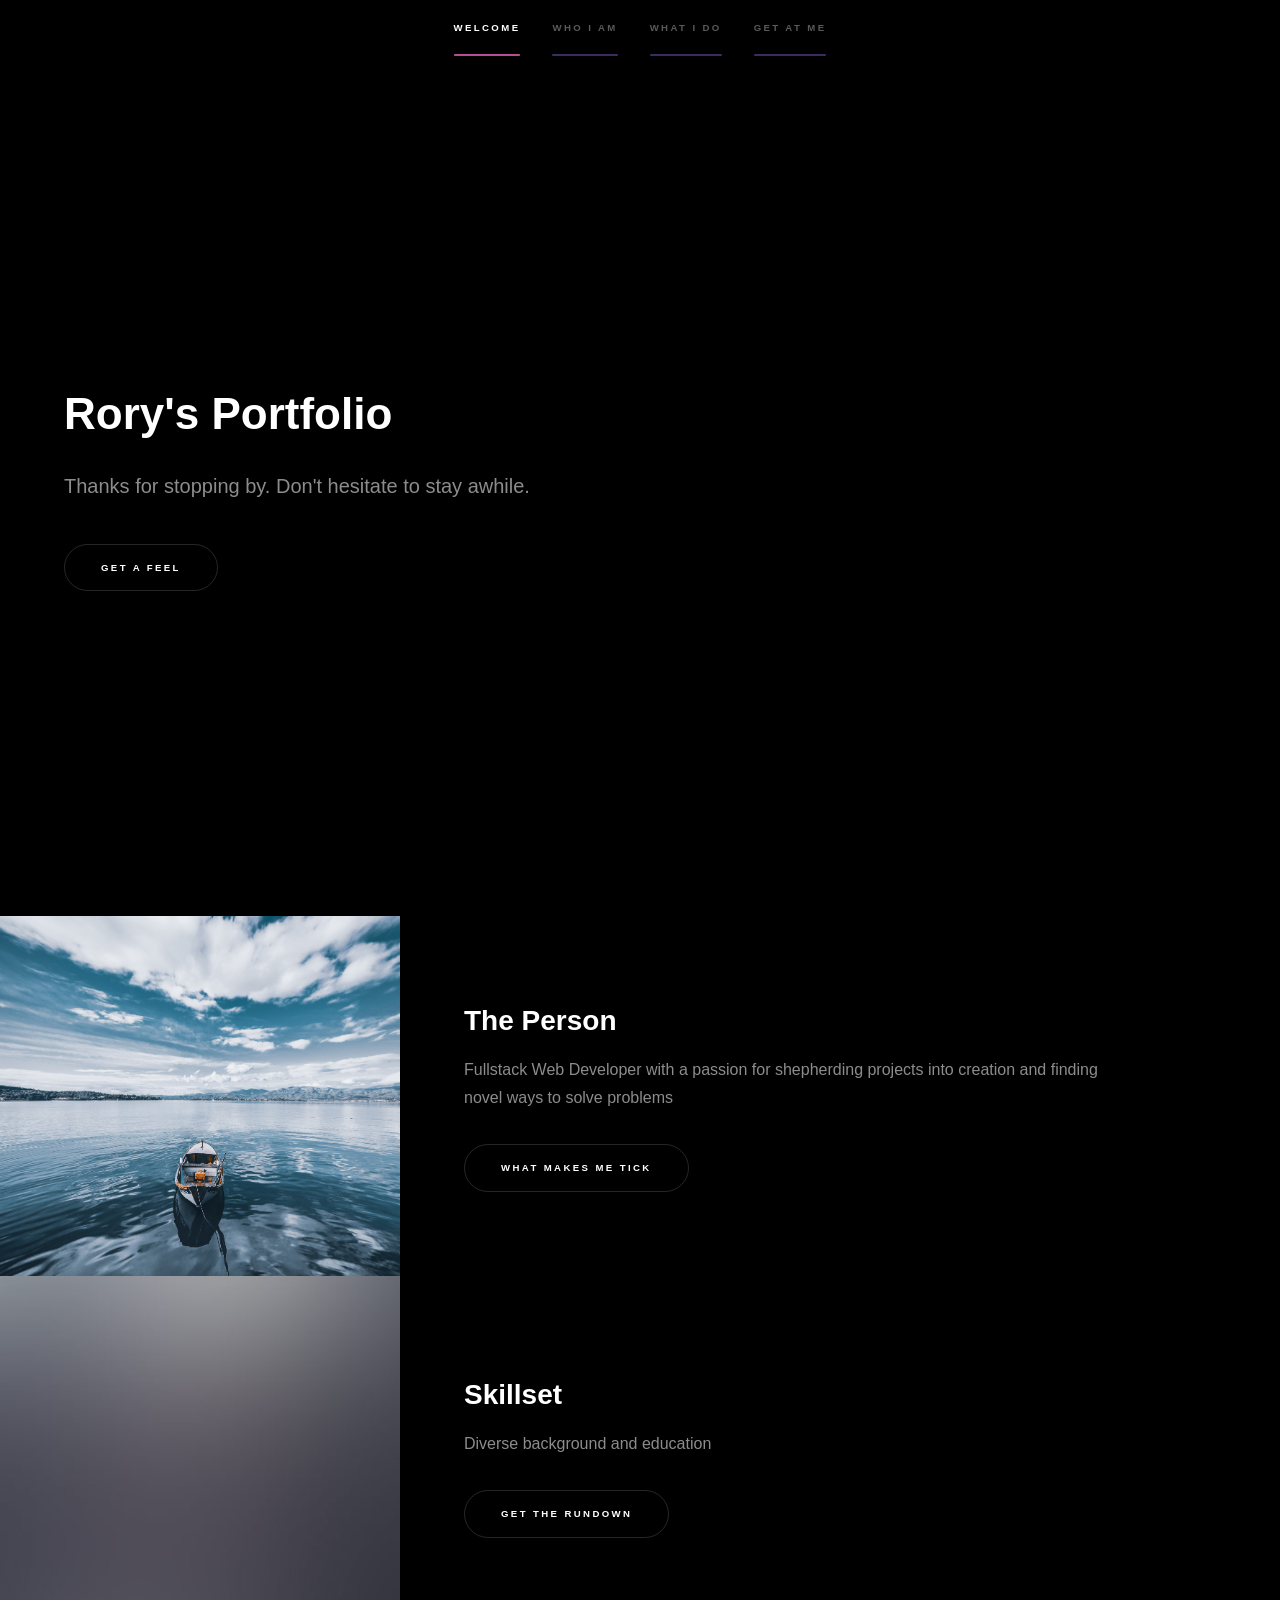
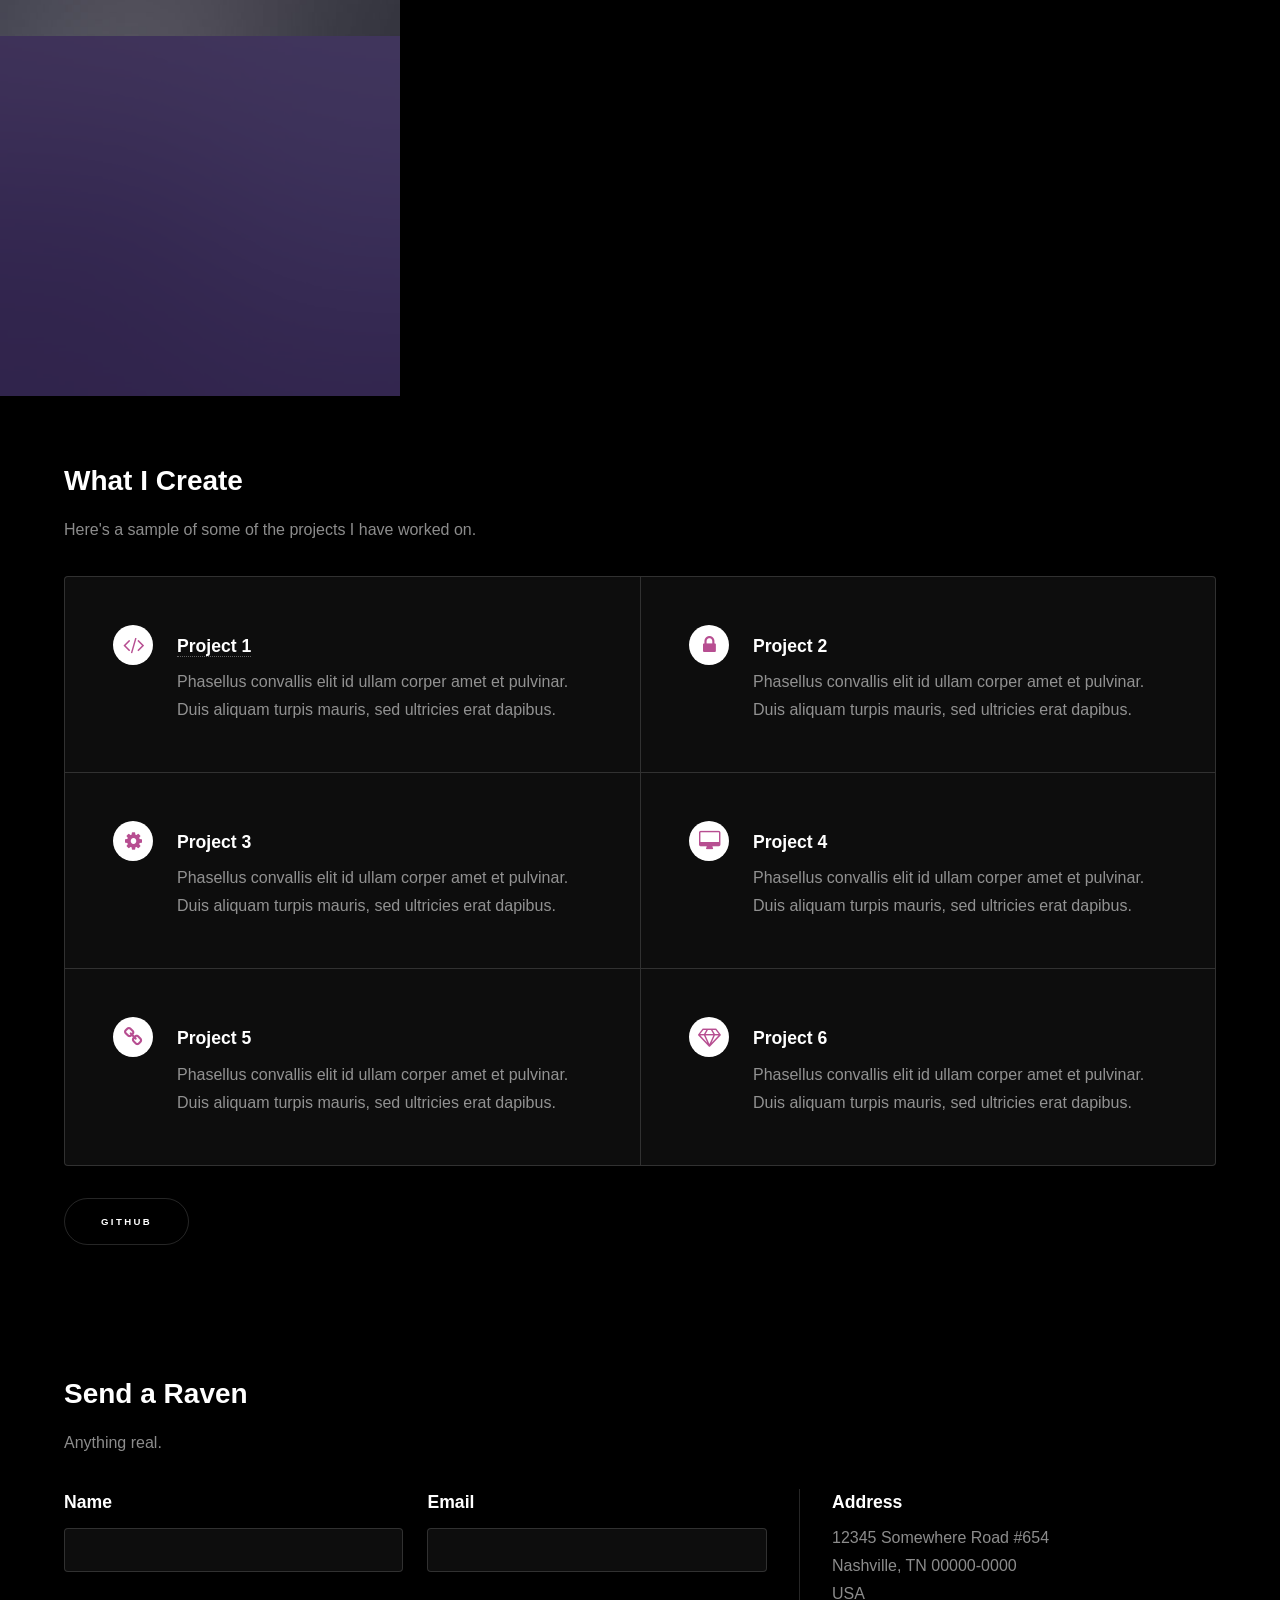
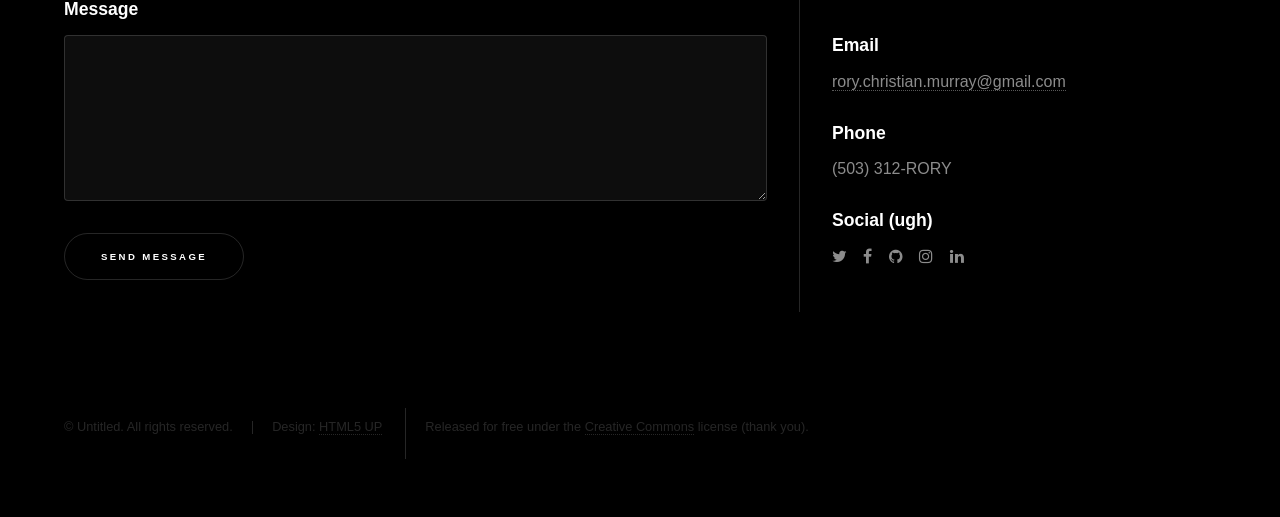
<file: index.html>
<!DOCTYPE HTML>
<!--
	Hyperspace by HTML5 UP
	html5up.net | @ajlkn
	Free for personal and commercial use under the CCA 3.0 license (html5up.net/license)
-->
<html>
	<head>
		<title>Rory Murray's Portfolio</title>
		<meta charset="utf-8" />
		<meta name="viewport" content="width=device-width, initial-scale=1, user-scalable=no" />
		<link rel="stylesheet" href="assets/css/main.css" />
		<noscript><link rel="stylesheet" href="assets/css/noscript.css" /></noscript>
	</head>
	<body class="is-preload">

		<!-- Sidebar -->
			<section id="sidebar">
				<div class="inner">
					<nav>
						<ul>
							<li><a href="#intro">Welcome</a></li>
							<li><a href="#one">Who I am</a></li>
							<li><a href="#two">What I do</a></li>
							<li><a href="#three">Get at me</a></li>
						</ul>
					</nav>
				</div>
			</section>

		<!-- Wrapper -->
			<div id="wrapper">

				<!-- Intro -->
					<section id="intro" class="wrapper style1 fullscreen fade-up">
						<div class="inner">
							<h1>Rory's Portfolio</h1>
							<p>Thanks for stopping by. Don't hesitate to stay awhile.</p>
							<ul class="actions">
								<li><a href="#one" class="button scrolly">Get a feel</a></li>
							</ul>
						</div>
					</section>

				<!-- One -->
					<section id="one" class="wrapper style2 spotlights">
						<section>
							<a href="#" class="image"><img src="images/boat-canoe-clouds-2123573.jpg" alt="" data-position="center center" /></a>
							<div class="content">
								<div class="inner">
									<h2>The Person</h2>
									<p>Fullstack Web Developer with a passion for shepherding projects into creation and finding novel ways to solve problems</p>
									<ul class="actions">
										<li><a href="generic.html" class="button">What Makes Me Tick</a></li>
									</ul>
								</div>
							</div>
						</section>
						<section>
							<a href="#" class="image"><img src="images/pic02.jpg" alt="" data-position="top center" /></a>
							<div class="content">
								<div class="inner">
									<h2>Skillset</h2>
									<p>Diverse background and education</p>
									<ul class="actions">
										<li><a href="generic.html" class="button">Get the Rundown</a></li>
									</ul>
								</div>
							</div>
						</section>
						<section>
							<a href="#" class="image"><img src="images/pic03.jpg" alt="" data-position="25% 25%" /></a>
							<div class="content">
								<div class="inner">
									<h2>Ultricies aliquam</h2>
									<p>Phasellus convallis elit id ullamcorper pulvinar. Duis aliquam turpis mauris, eu ultricies erat malesuada quis. Aliquam dapibus.</p>
									<ul class="actions">
										<li><a href="generic.html" class="button">Learn more</a></li>
									</ul>
								</div>
							</div>
						</section>
					</section>

				<!-- Two -->
					<section id="two" class="wrapper style3 fade-up">
						<div class="inner">
							<h2>What I Create</h2>
							<p>Here's a sample of some of the projects I have worked on.</p>
							<div class="features">
								<section>
									<span class="icon major fa-code"></span>
									<h3><a href="https://github.com/rorychristianmurray/responsive-web-design-I">Project 1</a></h3>
									<p>Phasellus convallis elit id ullam corper amet et pulvinar. Duis aliquam turpis mauris, sed ultricies erat dapibus.</p>
								</section>
								<section>
									<span class="icon major fa-lock"></span>
									<h3>Project 2</h3>
									<p>Phasellus convallis elit id ullam corper amet et pulvinar. Duis aliquam turpis mauris, sed ultricies erat dapibus.</p>
								</section>
								<section>
									<span class="icon major fa-cog"></span>
									<h3>Project 3</h3>
									<p>Phasellus convallis elit id ullam corper amet et pulvinar. Duis aliquam turpis mauris, sed ultricies erat dapibus.</p>
								</section>
								<section>
									<span class="icon major fa-desktop"></span>
									<h3>Project 4</h3>
									<p>Phasellus convallis elit id ullam corper amet et pulvinar. Duis aliquam turpis mauris, sed ultricies erat dapibus.</p>
								</section>
								<section>
									<span class="icon major fa-chain"></span>
									<h3>Project 5</h3>
									<p>Phasellus convallis elit id ullam corper amet et pulvinar. Duis aliquam turpis mauris, sed ultricies erat dapibus.</p>
								</section>
								<section>
									<span class="icon major fa-diamond"></span>
									<h3>Project 6</h3>
									<p>Phasellus convallis elit id ullam corper amet et pulvinar. Duis aliquam turpis mauris, sed ultricies erat dapibus.</p>
								</section>
							</div>
							<ul class="actions">
								<li><a href="generic.html" class="button">Github</a></li>
							</ul>
						</div>
					</section>

				<!-- Three -->
					<section id="three" class="wrapper style1 fade-up">
						<div class="inner">
							<h2>Send a Raven</h2>
							<p>Anything real.</p>
							<div class="split style1">
								<section>
									<form method="post" action="#">
										<div class="fields">
											<div class="field half">
												<label for="name">Name</label>
												<input type="text" name="name" id="name" />
											</div>
											<div class="field half">
												<label for="email">Email</label>
												<input type="text" name="email" id="email" />
											</div>
											<div class="field">
												<label for="message">Message</label>
												<textarea name="message" id="message" rows="5"></textarea>
											</div>
										</div>
										<ul class="actions">
											<li><a href="" class="button submit">Send Message</a></li>
										</ul>
									</form>
								</section>
								<section>
									<ul class="contact">
										<li>
											<h3>Address</h3>
											<span>12345 Somewhere Road #654<br />
											Nashville, TN 00000-0000<br />
											USA</span>
										</li>
										<li>
											<h3>Email</h3>
											<a href="#">rory.christian.murray@gmail.com</a>
										</li>
										<li>
											<h3>Phone</h3>
											<span>(503) 312-RORY</span>
										</li>
										<li>
											<h3>Social (ugh)</h3>
											<ul class="icons">
												<li><a href="#" class="fa-twitter"><span class="label">Twitter</span></a></li>
												<li><a href="#" class="fa-facebook"><span class="label">Facebook</span></a></li>
												<li><a href="#" class="fa-github"><span class="label">GitHub</span></a></li>
												<li><a href="#" class="fa-instagram"><span class="label">Instagram</span></a></li>
												<li><a href="#" class="fa-linkedin"><span class="label">LinkedIn</span></a></li>
											</ul>
										</li>
									</ul>
								</section>
							</div>
						</div>
					</section>

			</div>

		<!-- Footer -->
			<footer id="footer" class="wrapper style1-alt">
				<div class="inner">
					<ul class="menu">
						<li>&copy; Untitled. All rights reserved.</li><li>Design: <a href="http://html5up.net">HTML5 UP</a></li>
						<li><br />Released for free under the <a href="http://html5up.net/license">Creative Commons</a> license (thank you).</p></li>
					</ul>
				</div>
			</footer>

		<!-- Scripts -->
			<script src="assets/js/jquery.min.js"></script>
			<script src="assets/js/jquery.scrollex.min.js"></script>
			<script src="assets/js/jquery.scrolly.min.js"></script>
			<script src="assets/js/browser.min.js"></script>
			<script src="assets/js/breakpoints.min.js"></script>
			<script src="assets/js/util.js"></script>
			<script src="assets/js/main.js"></script>

	</body>
</html>
</file>
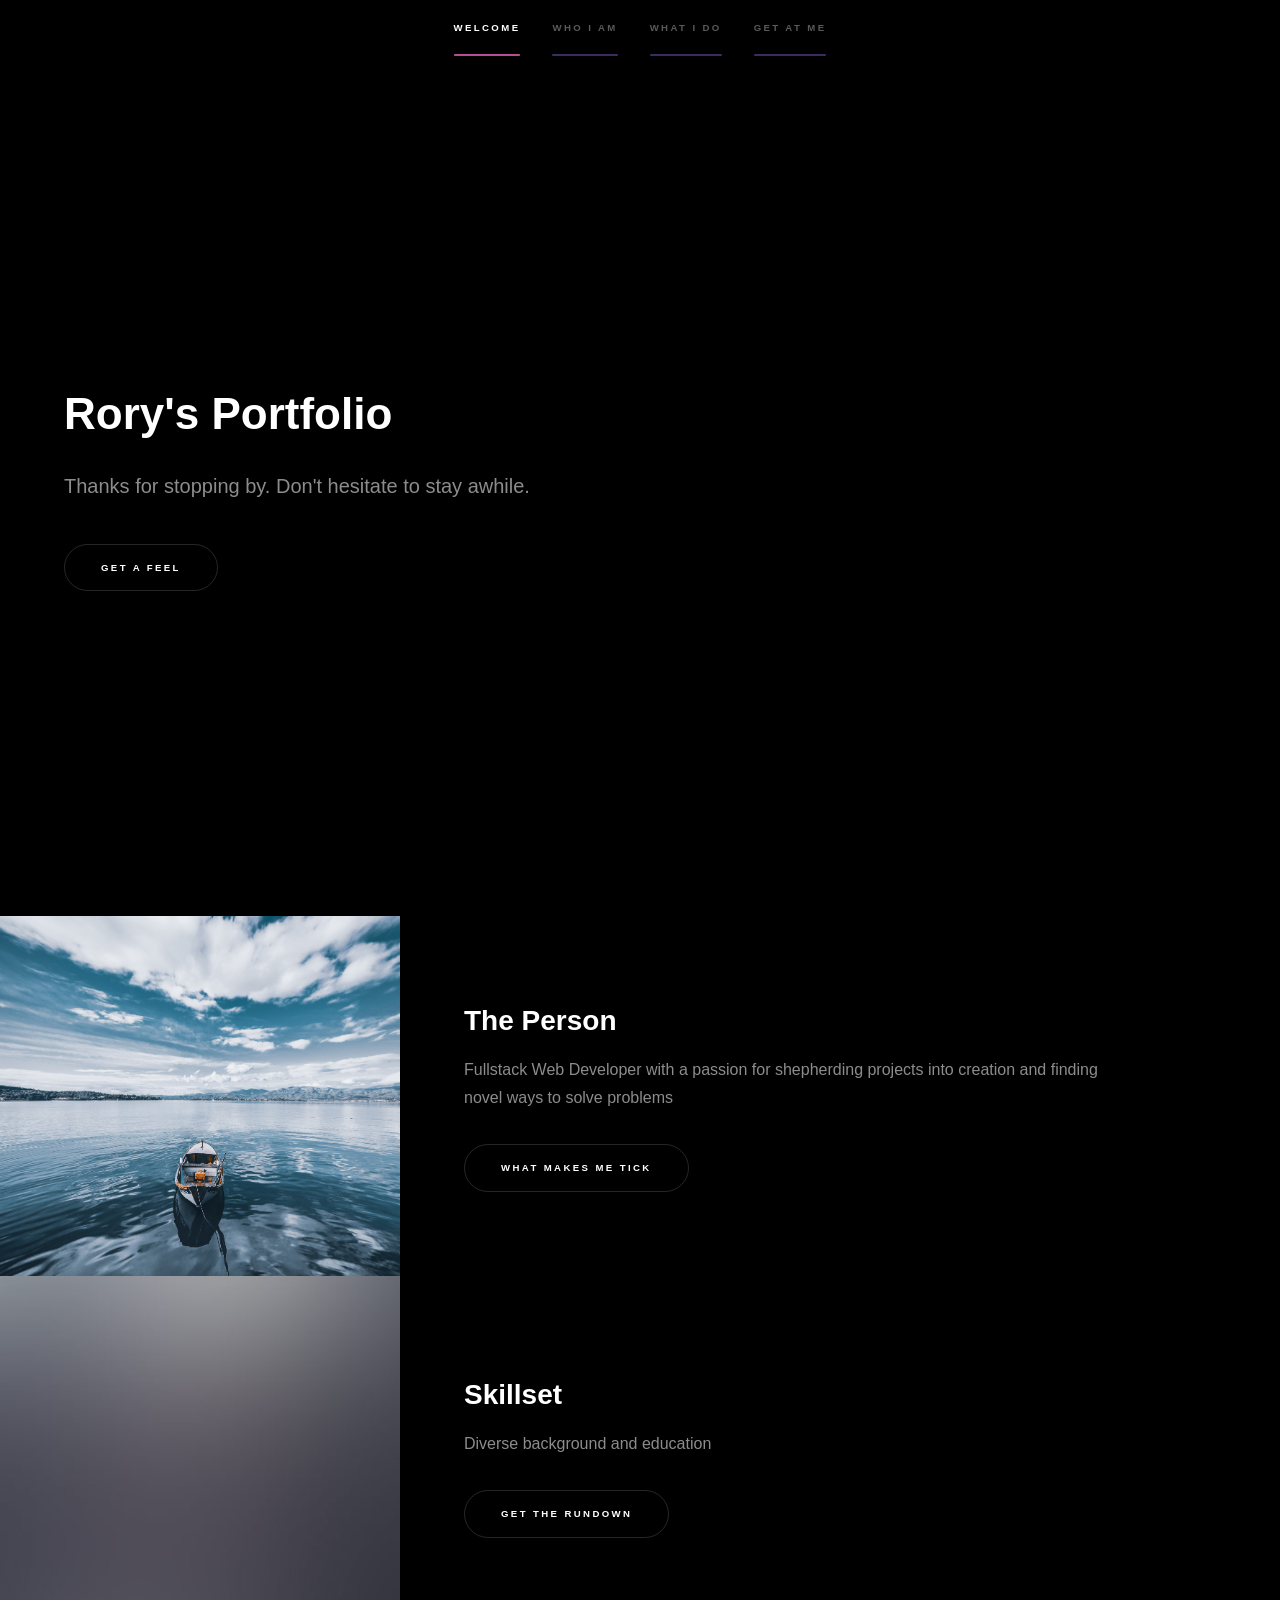
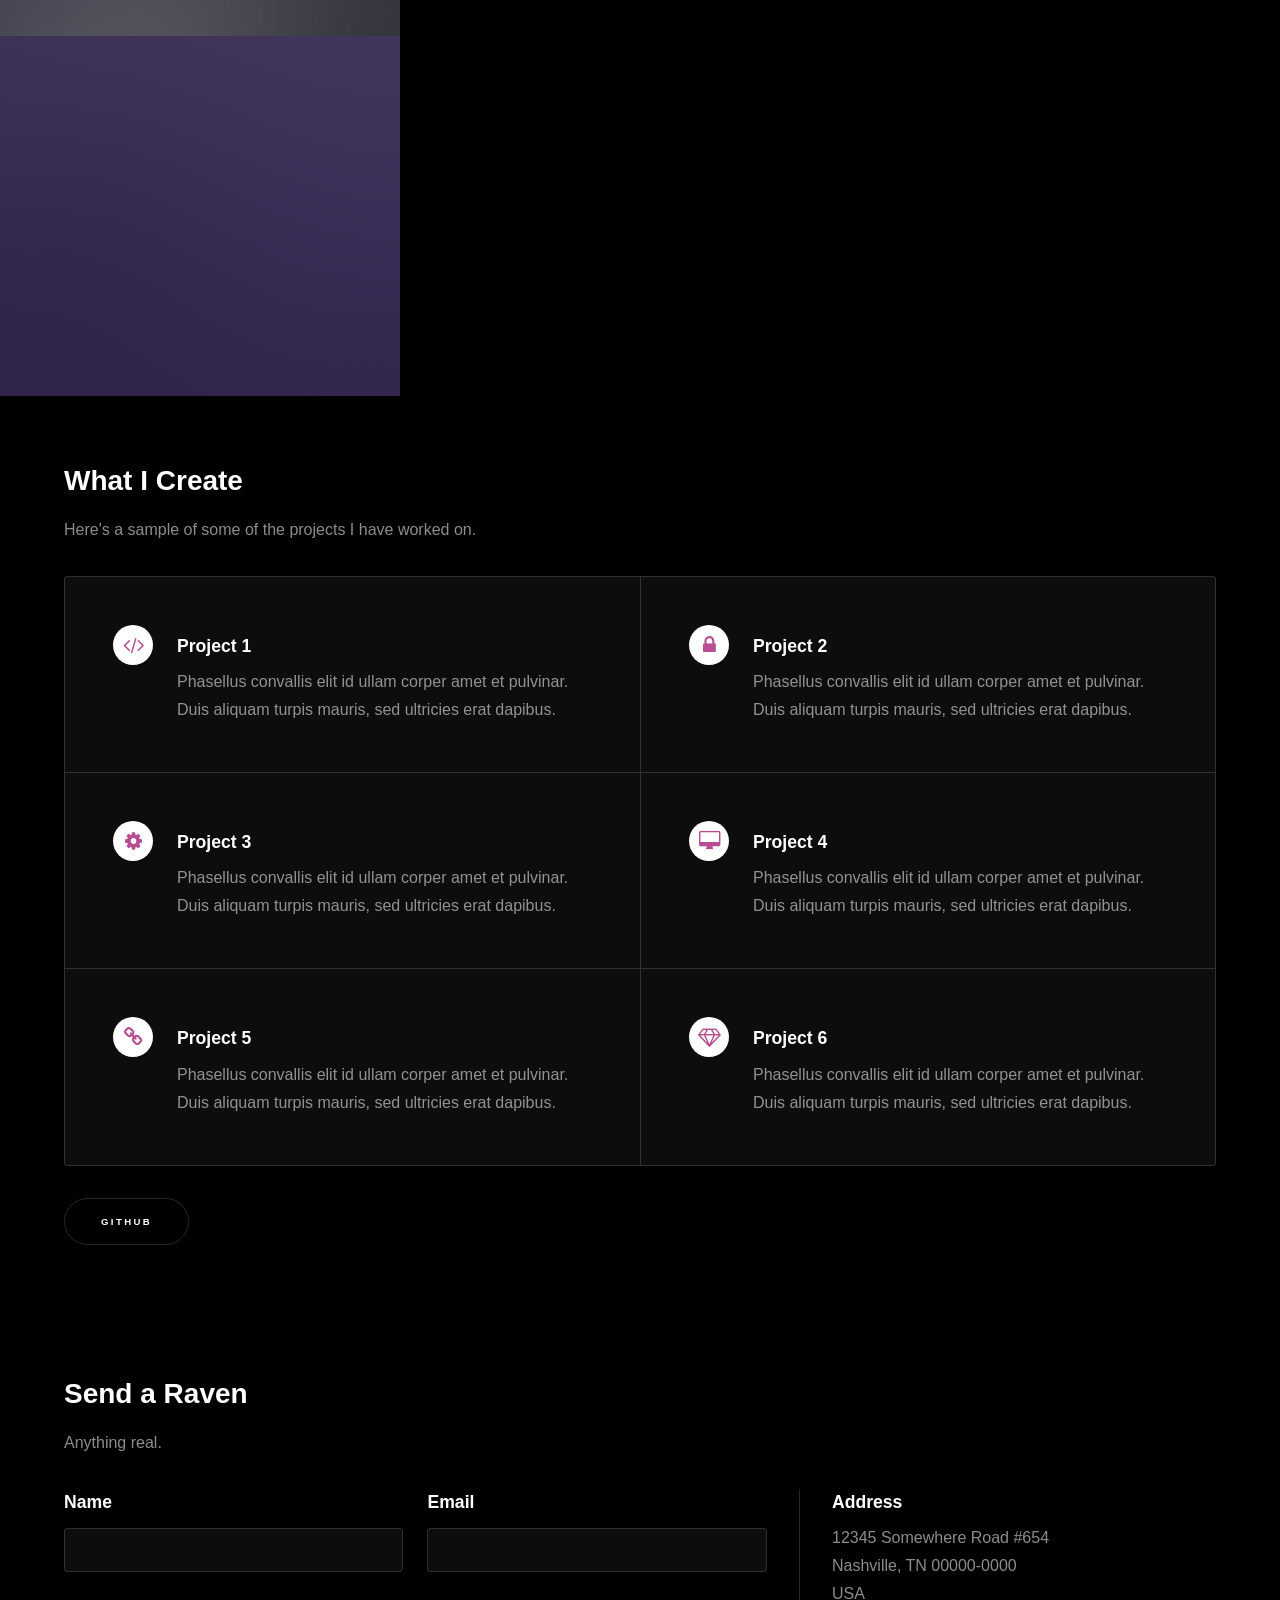
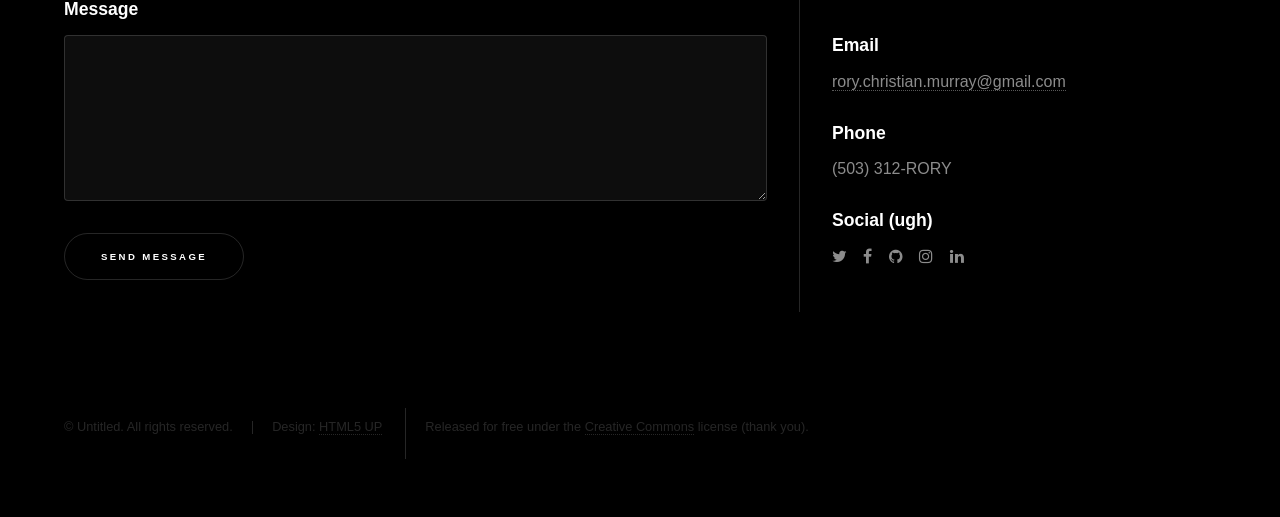
<file: html5up-hyperspace/index.html>
<!DOCTYPE HTML>
<!--
	Hyperspace by HTML5 UP
	html5up.net | @ajlkn
	Free for personal and commercial use under the CCA 3.0 license (html5up.net/license)
-->
<html>
	<head>
		<title>Rory Murray's Portfolio</title>
		<meta charset="utf-8" />
		<meta name="viewport" content="width=device-width, initial-scale=1, user-scalable=no" />
		<link rel="stylesheet" href="assets/css/main.css" />
		<noscript><link rel="stylesheet" href="assets/css/noscript.css" /></noscript>
	</head>
	<body class="is-preload">

		<!-- Sidebar -->
			<section id="sidebar">
				<div class="inner">
					<nav>
						<ul>
							<li><a href="#intro">Welcome</a></li>
							<li><a href="#one">Who I am</a></li>
							<li><a href="#two">What I do</a></li>
							<li><a href="#three">Get at me</a></li>
						</ul>
					</nav>
				</div>
			</section>

		<!-- Wrapper -->
			<div id="wrapper">

				<!-- Intro -->
					<section id="intro" class="wrapper style1 fullscreen fade-up">
						<div class="inner">
							<h1>Rory's Portfolio</h1>
							<p>Thanks for stopping by. Don't hesitate to stay awhile.</p>
							<ul class="actions">
								<li><a href="#one" class="button scrolly">Get a feel</a></li>
							</ul>
						</div>
					</section>

				<!-- One -->
					<section id="one" class="wrapper style2 spotlights">
						<section>
							<a href="#" class="image"><img src="images/boat-canoe-clouds-2123573.jpg" alt="" data-position="center center" /></a>
							<div class="content">
								<div class="inner">
									<h2>The Person</h2>
									<p>Fullstack Web Developer with a passion for shepherding projects into creation and finding novel ways to solve problems</p>
									<ul class="actions">
										<li><a href="generic.html" class="button">What Makes Me Tick</a></li>
									</ul>
								</div>
							</div>
						</section>
						<section>
							<a href="#" class="image"><img src="images/pic02.jpg" alt="" data-position="top center" /></a>
							<div class="content">
								<div class="inner">
									<h2>Skillset</h2>
									<p>Diverse background and education</p>
									<ul class="actions">
										<li><a href="generic.html" class="button">Get the Rundown</a></li>
									</ul>
								</div>
							</div>
						</section>
						<section>
							<a href="#" class="image"><img src="images/pic03.jpg" alt="" data-position="25% 25%" /></a>
							<div class="content">
								<div class="inner">
									<h2>Ultricies aliquam</h2>
									<p>Phasellus convallis elit id ullamcorper pulvinar. Duis aliquam turpis mauris, eu ultricies erat malesuada quis. Aliquam dapibus.</p>
									<ul class="actions">
										<li><a href="generic.html" class="button">Learn more</a></li>
									</ul>
								</div>
							</div>
						</section>
					</section>

				<!-- Two -->
					<section id="two" class="wrapper style3 fade-up">
						<div class="inner">
							<h2>What I Create</h2>
							<p>Here's a sample of some of the projects I have worked on.</p>
							<div class="features">
								<section>
									<span class="icon major fa-code"></span>
									<h3>Project 1</h3>
									<p>Phasellus convallis elit id ullam corper amet et pulvinar. Duis aliquam turpis mauris, sed ultricies erat dapibus.</p>
								</section>
								<section>
									<span class="icon major fa-lock"></span>
									<h3>Project 2</h3>
									<p>Phasellus convallis elit id ullam corper amet et pulvinar. Duis aliquam turpis mauris, sed ultricies erat dapibus.</p>
								</section>
								<section>
									<span class="icon major fa-cog"></span>
									<h3>Project 3</h3>
									<p>Phasellus convallis elit id ullam corper amet et pulvinar. Duis aliquam turpis mauris, sed ultricies erat dapibus.</p>
								</section>
								<section>
									<span class="icon major fa-desktop"></span>
									<h3>Project 4</h3>
									<p>Phasellus convallis elit id ullam corper amet et pulvinar. Duis aliquam turpis mauris, sed ultricies erat dapibus.</p>
								</section>
								<section>
									<span class="icon major fa-chain"></span>
									<h3>Project 5</h3>
									<p>Phasellus convallis elit id ullam corper amet et pulvinar. Duis aliquam turpis mauris, sed ultricies erat dapibus.</p>
								</section>
								<section>
									<span class="icon major fa-diamond"></span>
									<h3>Project 6</h3>
									<p>Phasellus convallis elit id ullam corper amet et pulvinar. Duis aliquam turpis mauris, sed ultricies erat dapibus.</p>
								</section>
							</div>
							<ul class="actions">
								<li><a href="generic.html" class="button">Github</a></li>
							</ul>
						</div>
					</section>

				<!-- Three -->
					<section id="three" class="wrapper style1 fade-up">
						<div class="inner">
							<h2>Send a Raven</h2>
							<p>Anything real.</p>
							<div class="split style1">
								<section>
									<form method="post" action="#">
										<div class="fields">
											<div class="field half">
												<label for="name">Name</label>
												<input type="text" name="name" id="name" />
											</div>
											<div class="field half">
												<label for="email">Email</label>
												<input type="text" name="email" id="email" />
											</div>
											<div class="field">
												<label for="message">Message</label>
												<textarea name="message" id="message" rows="5"></textarea>
											</div>
										</div>
										<ul class="actions">
											<li><a href="" class="button submit">Send Message</a></li>
										</ul>
									</form>
								</section>
								<section>
									<ul class="contact">
										<li>
											<h3>Address</h3>
											<span>12345 Somewhere Road #654<br />
											Nashville, TN 00000-0000<br />
											USA</span>
										</li>
										<li>
											<h3>Email</h3>
											<a href="#">rory.christian.murray@gmail.com</a>
										</li>
										<li>
											<h3>Phone</h3>
											<span>(503) 312-RORY</span>
										</li>
										<li>
											<h3>Social (ugh)</h3>
											<ul class="icons">
												<li><a href="#" class="fa-twitter"><span class="label">Twitter</span></a></li>
												<li><a href="#" class="fa-facebook"><span class="label">Facebook</span></a></li>
												<li><a href="#" class="fa-github"><span class="label">GitHub</span></a></li>
												<li><a href="#" class="fa-instagram"><span class="label">Instagram</span></a></li>
												<li><a href="#" class="fa-linkedin"><span class="label">LinkedIn</span></a></li>
											</ul>
										</li>
									</ul>
								</section>
							</div>
						</div>
					</section>

			</div>

		<!-- Footer -->
			<footer id="footer" class="wrapper style1-alt">
				<div class="inner">
					<ul class="menu">
						<li>&copy; Untitled. All rights reserved.</li><li>Design: <a href="http://html5up.net">HTML5 UP</a></li>
						<li><br />Released for free under the <a href="http://html5up.net/license">Creative Commons</a> license (thank you).</p></li>
					</ul>
				</div>
			</footer>

		<!-- Scripts -->
			<script src="assets/js/jquery.min.js"></script>
			<script src="assets/js/jquery.scrollex.min.js"></script>
			<script src="assets/js/jquery.scrolly.min.js"></script>
			<script src="assets/js/browser.min.js"></script>
			<script src="assets/js/breakpoints.min.js"></script>
			<script src="assets/js/util.js"></script>
			<script src="assets/js/main.js"></script>

	</body>
</html>
</file>
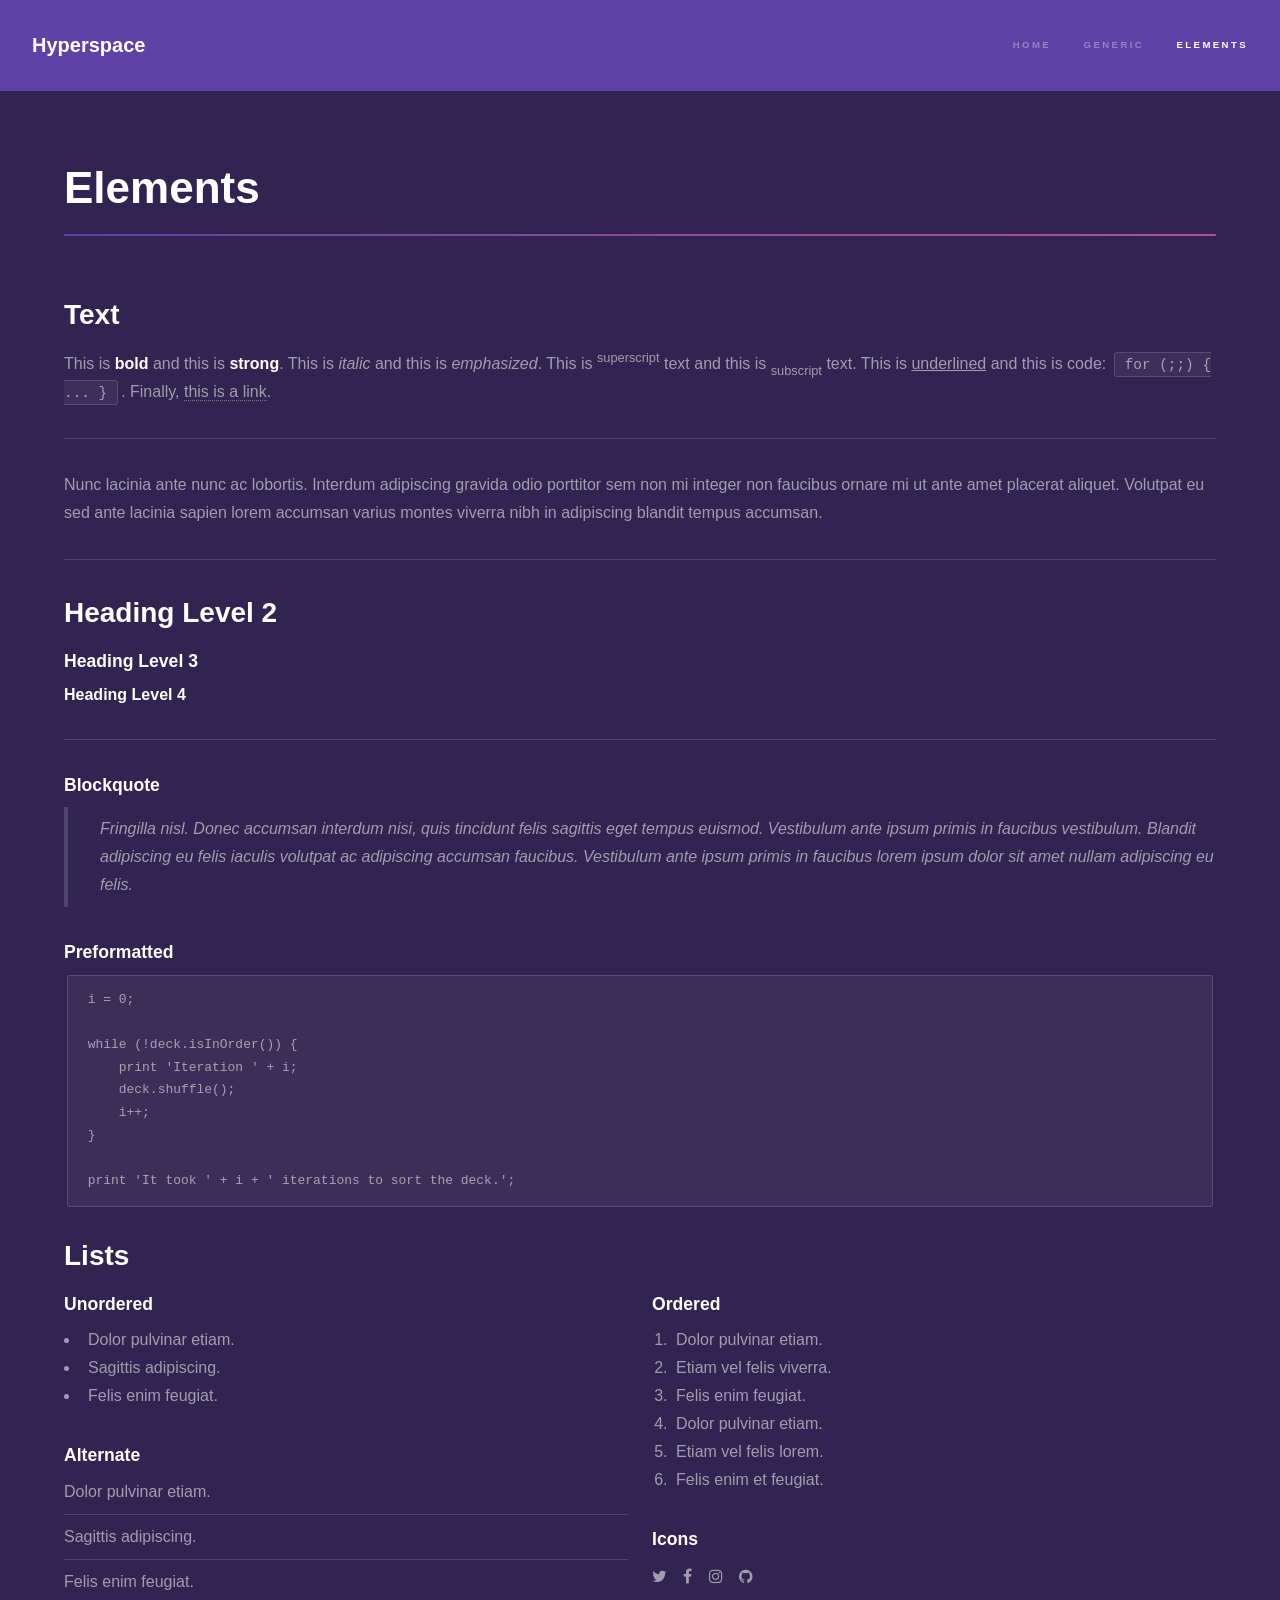
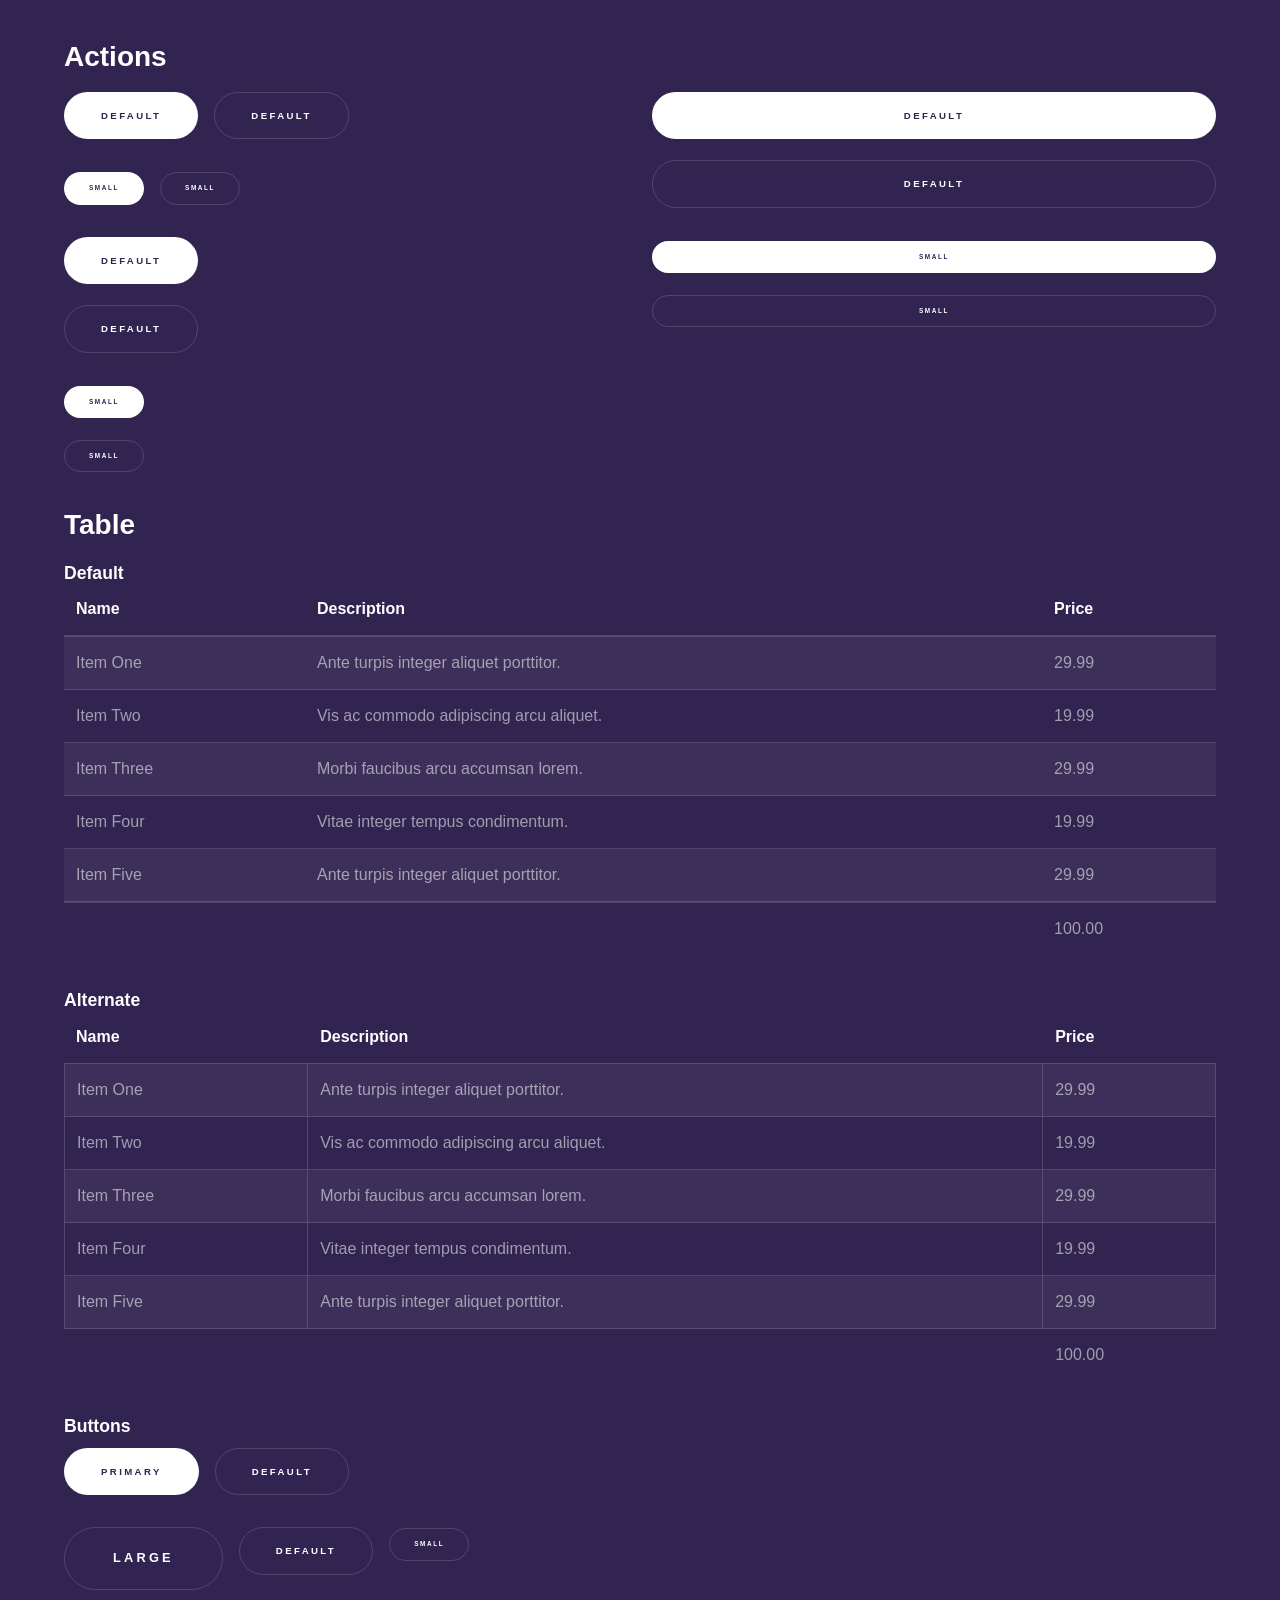
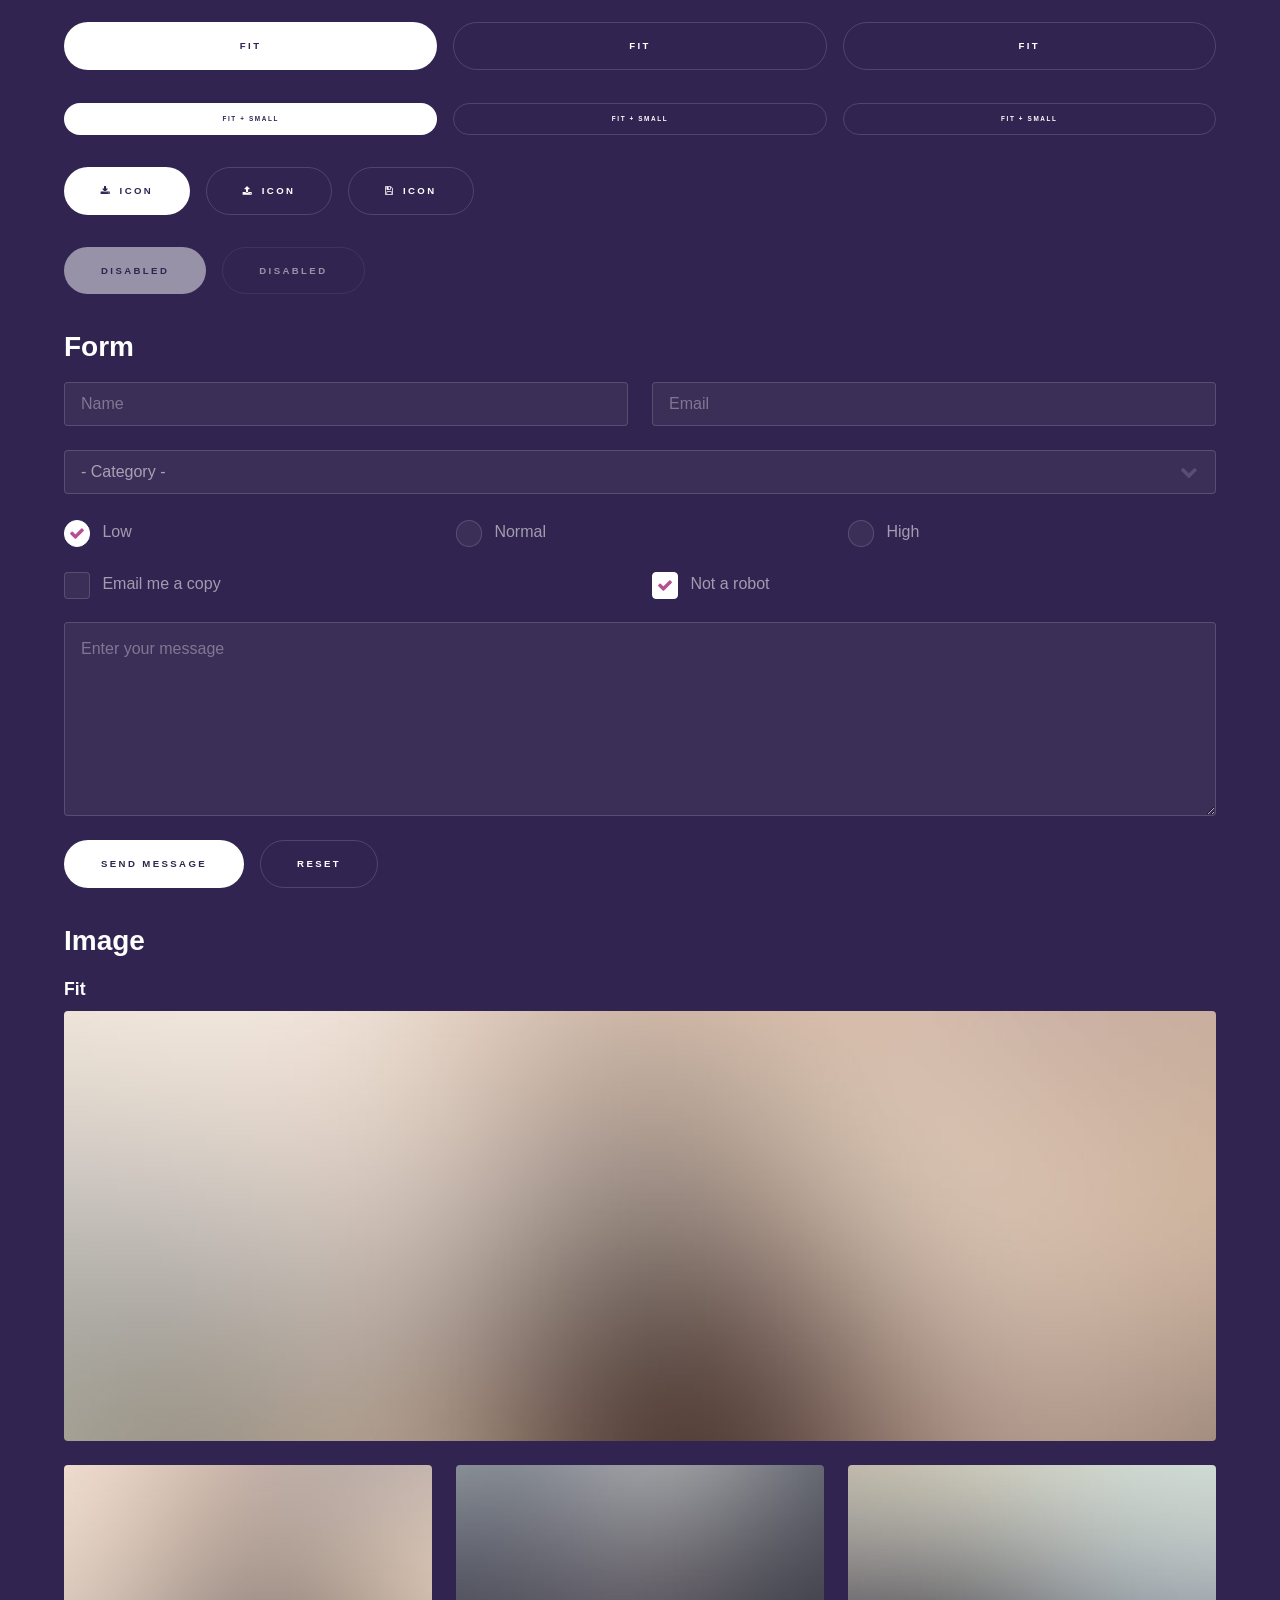
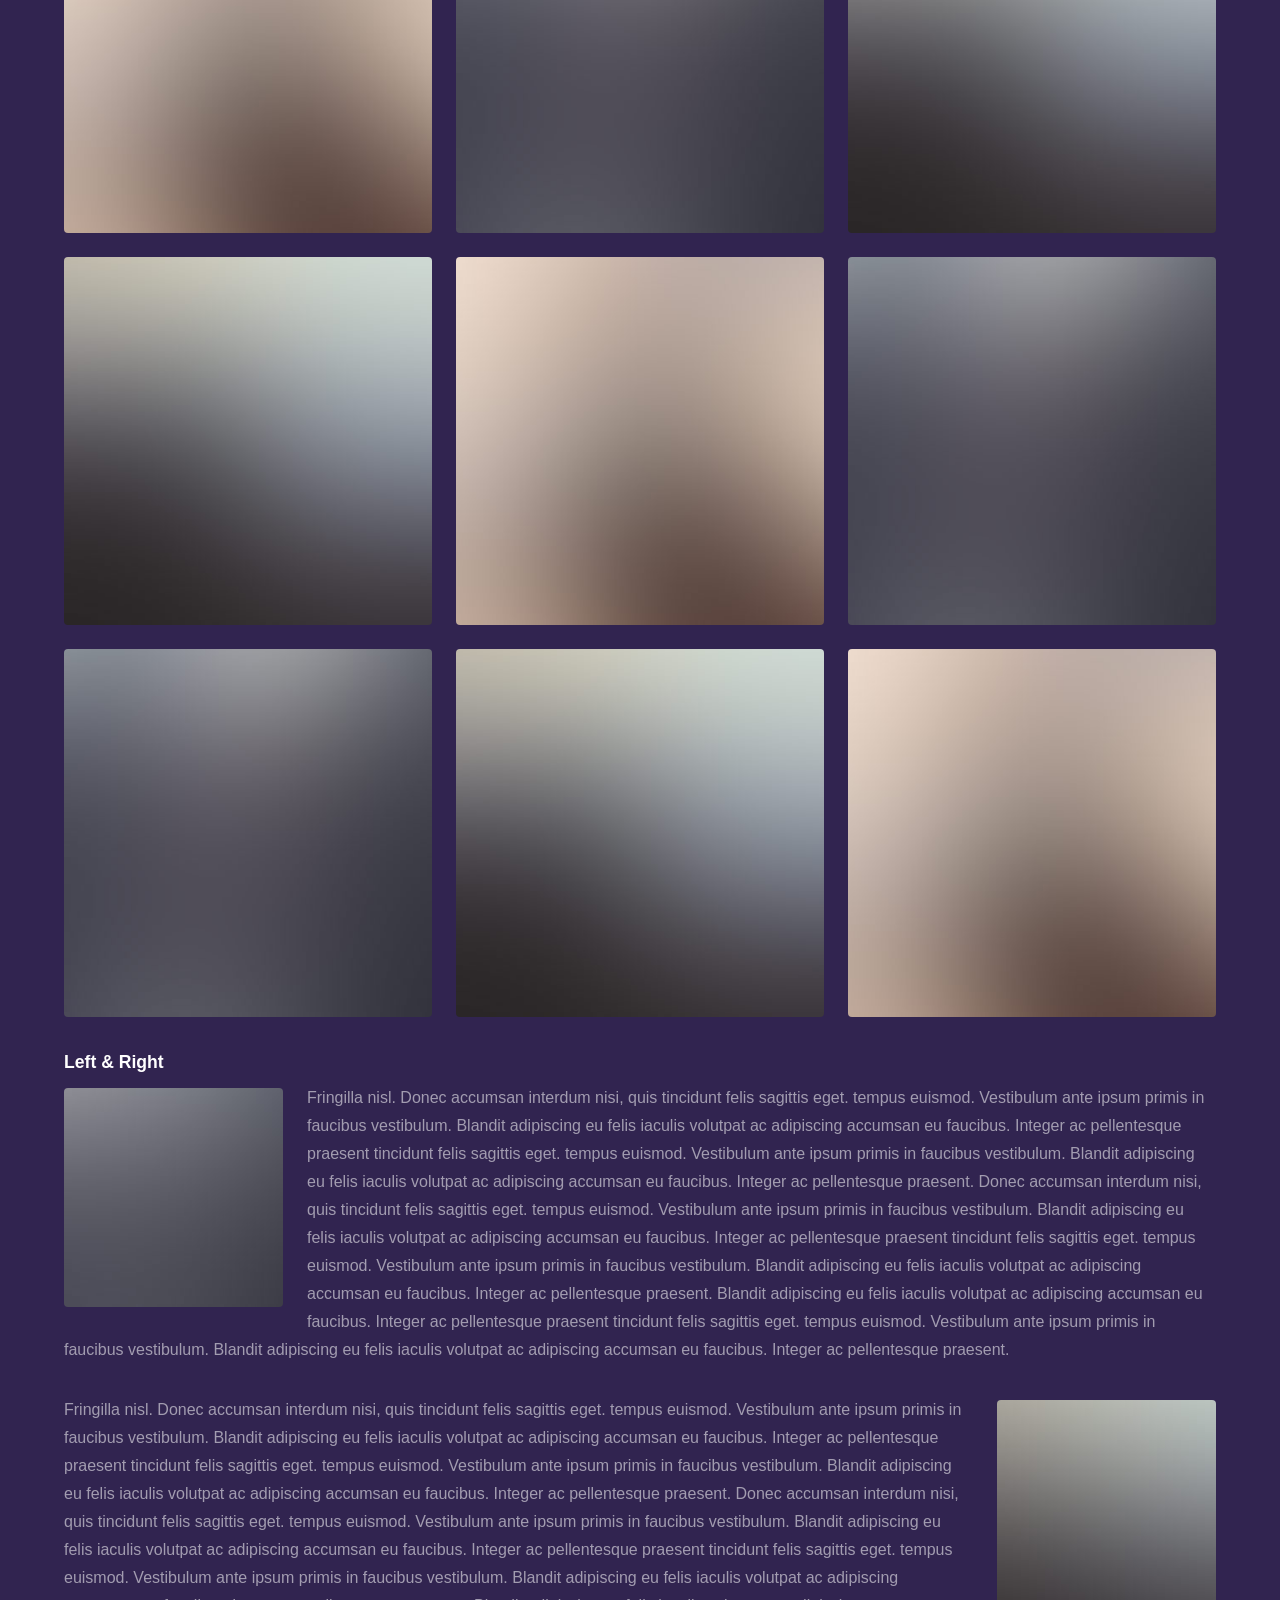
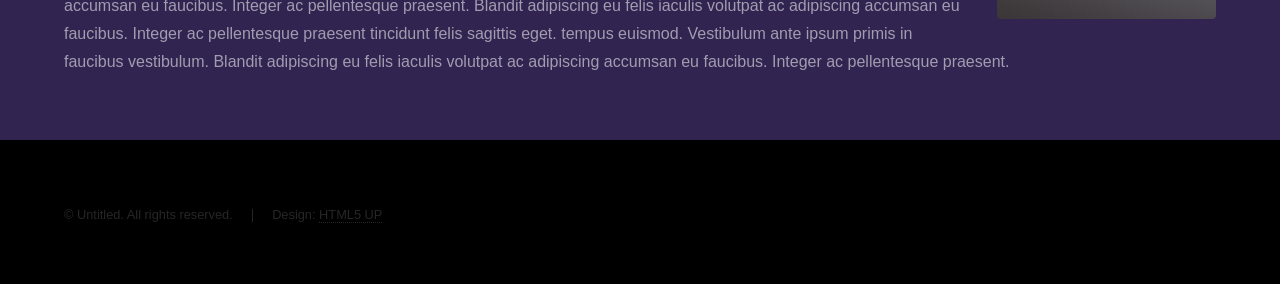
<file: elements.html>
<!DOCTYPE HTML>
<!--
	Hyperspace by HTML5 UP
	html5up.net | @ajlkn
	Free for personal and commercial use under the CCA 3.0 license (html5up.net/license)
-->
<html>
	<head>
		<title>Elements - Hyperspace by HTML5 UP</title>
		<meta charset="utf-8" />
		<meta name="viewport" content="width=device-width, initial-scale=1, user-scalable=no" />
		<link rel="stylesheet" href="assets/css/main.css" />
		<noscript><link rel="stylesheet" href="assets/css/noscript.css" /></noscript>
	</head>
	<body class="is-preload">

		<!-- Header -->
			<header id="header">
				<a href="index.html" class="title">Hyperspace</a>
				<nav>
					<ul>
						<li><a href="index.html">Home</a></li>
						<li><a href="generic.html">Generic</a></li>
						<li><a href="elements.html"  class="active">Elements</a></li>
					</ul>
				</nav>
			</header>

		<!-- Wrapper -->
			<div id="wrapper">

				<!-- Main -->
					<section id="main" class="wrapper">
						<div class="inner">
							<h1 class="major">Elements</h1>

							<!-- Text -->
								<section>
									<h2>Text</h2>
									<p>This is <b>bold</b> and this is <strong>strong</strong>. This is <i>italic</i> and this is <em>emphasized</em>.
									This is <sup>superscript</sup> text and this is <sub>subscript</sub> text.
									This is <u>underlined</u> and this is code: <code>for (;;) { ... }</code>. Finally, <a href="#">this is a link</a>.</p>
									<hr />
									<p>Nunc lacinia ante nunc ac lobortis. Interdum adipiscing gravida odio porttitor sem non mi integer non faucibus ornare mi ut ante amet placerat aliquet. Volutpat eu sed ante lacinia sapien lorem accumsan varius montes viverra nibh in adipiscing blandit tempus accumsan.</p>
									<hr />
									<h2>Heading Level 2</h2>
									<h3>Heading Level 3</h3>
									<h4>Heading Level 4</h4>
									<hr />
									<h3>Blockquote</h3>
									<blockquote>Fringilla nisl. Donec accumsan interdum nisi, quis tincidunt felis sagittis eget tempus euismod. Vestibulum ante ipsum primis in faucibus vestibulum. Blandit adipiscing eu felis iaculis volutpat ac adipiscing accumsan faucibus. Vestibulum ante ipsum primis in faucibus lorem ipsum dolor sit amet nullam adipiscing eu felis.</blockquote>
									<h3>Preformatted</h3>
									<pre><code>i = 0;

while (!deck.isInOrder()) {
    print 'Iteration ' + i;
    deck.shuffle();
    i++;
}

print 'It took ' + i + ' iterations to sort the deck.';</code></pre>
								</section>

							<!-- Lists -->
								<section>
									<h2>Lists</h2>
									<div class="row">
										<div class="col-6 col-12-medium">
											<h3>Unordered</h3>
											<ul>
												<li>Dolor pulvinar etiam.</li>
												<li>Sagittis adipiscing.</li>
												<li>Felis enim feugiat.</li>
											</ul>
											<h3>Alternate</h3>
											<ul class="alt">
												<li>Dolor pulvinar etiam.</li>
												<li>Sagittis adipiscing.</li>
												<li>Felis enim feugiat.</li>
											</ul>
										</div>
										<div class="col-6 col-12-medium">
											<h3>Ordered</h3>
											<ol>
												<li>Dolor pulvinar etiam.</li>
												<li>Etiam vel felis viverra.</li>
												<li>Felis enim feugiat.</li>
												<li>Dolor pulvinar etiam.</li>
												<li>Etiam vel felis lorem.</li>
												<li>Felis enim et feugiat.</li>
											</ol>
											<h3>Icons</h3>
											<ul class="icons">
												<li><a href="#" class="icon fa-twitter"><span class="label">Twitter</span></a></li>
												<li><a href="#" class="icon fa-facebook"><span class="label">Facebook</span></a></li>
												<li><a href="#" class="icon fa-instagram"><span class="label">Instagram</span></a></li>
												<li><a href="#" class="icon fa-github"><span class="label">Github</span></a></li>
											</ul>
										</div>
									</div>
									<h2>Actions</h2>
									<div class="row">
										<div class="col-6 col-12-medium">
											<ul class="actions">
												<li><a href="#" class="button primary">Default</a></li>
												<li><a href="#" class="button">Default</a></li>
											</ul>
											<ul class="actions small">
												<li><a href="#" class="button primary small">Small</a></li>
												<li><a href="#" class="button small">Small</a></li>
											</ul>
											<ul class="actions stacked">
												<li><a href="#" class="button primary">Default</a></li>
												<li><a href="#" class="button">Default</a></li>
											</ul>
											<ul class="actions stacked">
												<li><a href="#" class="button primary small">Small</a></li>
												<li><a href="#" class="button small">Small</a></li>
											</ul>
										</div>
										<div class="col-6 col-12-medium">
											<ul class="actions stacked">
												<li><a href="#" class="button primary fit">Default</a></li>
												<li><a href="#" class="button fit">Default</a></li>
											</ul>
											<ul class="actions stacked">
												<li><a href="#" class="button primary small fit">Small</a></li>
												<li><a href="#" class="button small fit">Small</a></li>
											</ul>
										</div>
									</div>
								</section>

							<!-- Table -->
								<section>
									<h2>Table</h2>
									<h3>Default</h3>
									<div class="table-wrapper">
										<table>
											<thead>
												<tr>
													<th>Name</th>
													<th>Description</th>
													<th>Price</th>
												</tr>
											</thead>
											<tbody>
												<tr>
													<td>Item One</td>
													<td>Ante turpis integer aliquet porttitor.</td>
													<td>29.99</td>
												</tr>
												<tr>
													<td>Item Two</td>
													<td>Vis ac commodo adipiscing arcu aliquet.</td>
													<td>19.99</td>
												</tr>
												<tr>
													<td>Item Three</td>
													<td> Morbi faucibus arcu accumsan lorem.</td>
													<td>29.99</td>
												</tr>
												<tr>
													<td>Item Four</td>
													<td>Vitae integer tempus condimentum.</td>
													<td>19.99</td>
												</tr>
												<tr>
													<td>Item Five</td>
													<td>Ante turpis integer aliquet porttitor.</td>
													<td>29.99</td>
												</tr>
											</tbody>
											<tfoot>
												<tr>
													<td colspan="2"></td>
													<td>100.00</td>
												</tr>
											</tfoot>
										</table>
									</div>

									<h3>Alternate</h3>
									<div class="table-wrapper">
										<table class="alt">
											<thead>
												<tr>
													<th>Name</th>
													<th>Description</th>
													<th>Price</th>
												</tr>
											</thead>
											<tbody>
												<tr>
													<td>Item One</td>
													<td>Ante turpis integer aliquet porttitor.</td>
													<td>29.99</td>
												</tr>
												<tr>
													<td>Item Two</td>
													<td>Vis ac commodo adipiscing arcu aliquet.</td>
													<td>19.99</td>
												</tr>
												<tr>
													<td>Item Three</td>
													<td> Morbi faucibus arcu accumsan lorem.</td>
													<td>29.99</td>
												</tr>
												<tr>
													<td>Item Four</td>
													<td>Vitae integer tempus condimentum.</td>
													<td>19.99</td>
												</tr>
												<tr>
													<td>Item Five</td>
													<td>Ante turpis integer aliquet porttitor.</td>
													<td>29.99</td>
												</tr>
											</tbody>
											<tfoot>
												<tr>
													<td colspan="2"></td>
													<td>100.00</td>
												</tr>
											</tfoot>
										</table>
									</div>
								</section>

							<!-- Buttons -->
								<section>
									<h3>Buttons</h3>
									<ul class="actions">
										<li><a href="#" class="button primary">Primary</a></li>
										<li><a href="#" class="button">Default</a></li>
									</ul>
									<ul class="actions">
										<li><a href="#" class="button large">Large</a></li>
										<li><a href="#" class="button">Default</a></li>
										<li><a href="#" class="button small">Small</a></li>
									</ul>
									<ul class="actions fit">
										<li><a href="#" class="button primary fit">Fit</a></li>
										<li><a href="#" class="button fit">Fit</a></li>
										<li><a href="#" class="button fit">Fit</a></li>
									</ul>
									<ul class="actions fit small">
										<li><a href="#" class="button primary fit small">Fit + Small</a></li>
										<li><a href="#" class="button fit small">Fit + Small</a></li>
										<li><a href="#" class="button fit small">Fit + Small</a></li>
									</ul>
									<ul class="actions">
										<li><a href="#" class="button primary icon fa-download">Icon</a></li>
										<li><a href="#" class="button icon fa-upload">Icon</a></li>
										<li><a href="#" class="button icon fa-save">Icon</a></li>
									</ul>
									<ul class="actions">
										<li><span class="button primary disabled">Disabled</span></li>
										<li><span class="button disabled">Disabled</span></li>
									</ul>
								</section>

							<!-- Form -->
								<section>
									<h2>Form</h2>
									<form method="post" action="#">
										<div class="row gtr-uniform">
											<div class="col-6 col-12-xsmall">
												<input type="text" name="demo-name" id="demo-name" value="" placeholder="Name" />
											</div>
											<div class="col-6 col-12-xsmall">
												<input type="email" name="demo-email" id="demo-email" value="" placeholder="Email" />
											</div>
											<div class="col-12">
												<select name="demo-category" id="demo-category">
													<option value="">- Category -</option>
													<option value="1">Manufacturing</option>
													<option value="1">Shipping</option>
													<option value="1">Administration</option>
													<option value="1">Human Resources</option>
												</select>
											</div>
											<div class="col-4 col-12-small">
												<input type="radio" id="demo-priority-low" name="demo-priority" checked>
												<label for="demo-priority-low">Low</label>
											</div>
											<div class="col-4 col-12-small">
												<input type="radio" id="demo-priority-normal" name="demo-priority">
												<label for="demo-priority-normal">Normal</label>
											</div>
											<div class="col-4 col-12-small">
												<input type="radio" id="demo-priority-high" name="demo-priority">
												<label for="demo-priority-high">High</label>
											</div>
											<div class="col-6 col-12-small">
												<input type="checkbox" id="demo-copy" name="demo-copy">
												<label for="demo-copy">Email me a copy</label>
											</div>
											<div class="col-6 col-12-small">
												<input type="checkbox" id="demo-human" name="demo-human" checked>
												<label for="demo-human">Not a robot</label>
											</div>
											<div class="col-12">
												<textarea name="demo-message" id="demo-message" placeholder="Enter your message" rows="6"></textarea>
											</div>
											<div class="col-12">
												<ul class="actions">
													<li><input type="submit" value="Send Message" class="primary" /></li>
													<li><input type="reset" value="Reset" /></li>
												</ul>
											</div>
										</div>
									</form>
								</section>

							<!-- Image -->
								<section>
									<h2>Image</h2>
									<h3>Fit</h3>
									<div class="box alt">
										<div class="row gtr-uniform">
											<div class="col-12"><span class="image fit"><img src="images/pic04.jpg" alt="" /></span></div>
											<div class="col-4"><span class="image fit"><img src="images/pic01.jpg" alt="" /></span></div>
											<div class="col-4"><span class="image fit"><img src="images/pic02.jpg" alt="" /></span></div>
											<div class="col-4"><span class="image fit"><img src="images/pic03.jpg" alt="" /></span></div>
											<div class="col-4"><span class="image fit"><img src="images/pic03.jpg" alt="" /></span></div>
											<div class="col-4"><span class="image fit"><img src="images/pic01.jpg" alt="" /></span></div>
											<div class="col-4"><span class="image fit"><img src="images/pic02.jpg" alt="" /></span></div>
											<div class="col-4"><span class="image fit"><img src="images/pic02.jpg" alt="" /></span></div>
											<div class="col-4"><span class="image fit"><img src="images/pic03.jpg" alt="" /></span></div>
											<div class="col-4"><span class="image fit"><img src="images/pic01.jpg" alt="" /></span></div>
										</div>
									</div>
									<h3>Left &amp; Right</h3>
									<p><span class="image left"><img src="images/pic05.jpg" alt="" /></span>Fringilla nisl. Donec accumsan interdum nisi, quis tincidunt felis sagittis eget. tempus euismod. Vestibulum ante ipsum primis in faucibus vestibulum. Blandit adipiscing eu felis iaculis volutpat ac adipiscing accumsan eu faucibus. Integer ac pellentesque praesent tincidunt felis sagittis eget. tempus euismod. Vestibulum ante ipsum primis in faucibus vestibulum. Blandit adipiscing eu felis iaculis volutpat ac adipiscing accumsan eu faucibus. Integer ac pellentesque praesent. Donec accumsan interdum nisi, quis tincidunt felis sagittis eget. tempus euismod. Vestibulum ante ipsum primis in faucibus vestibulum. Blandit adipiscing eu felis iaculis volutpat ac adipiscing accumsan eu faucibus. Integer ac pellentesque praesent tincidunt felis sagittis eget. tempus euismod. Vestibulum ante ipsum primis in faucibus vestibulum. Blandit adipiscing eu felis iaculis volutpat ac adipiscing accumsan eu faucibus. Integer ac pellentesque praesent. Blandit adipiscing eu felis iaculis volutpat ac adipiscing accumsan eu faucibus. Integer ac pellentesque praesent tincidunt felis sagittis eget. tempus euismod. Vestibulum ante ipsum primis in faucibus vestibulum. Blandit adipiscing eu felis iaculis volutpat ac adipiscing accumsan eu faucibus. Integer ac pellentesque praesent.</p>
									<p><span class="image right"><img src="images/pic06.jpg" alt="" /></span>Fringilla nisl. Donec accumsan interdum nisi, quis tincidunt felis sagittis eget. tempus euismod. Vestibulum ante ipsum primis in faucibus vestibulum. Blandit adipiscing eu felis iaculis volutpat ac adipiscing accumsan eu faucibus. Integer ac pellentesque praesent tincidunt felis sagittis eget. tempus euismod. Vestibulum ante ipsum primis in faucibus vestibulum. Blandit adipiscing eu felis iaculis volutpat ac adipiscing accumsan eu faucibus. Integer ac pellentesque praesent. Donec accumsan interdum nisi, quis tincidunt felis sagittis eget. tempus euismod. Vestibulum ante ipsum primis in faucibus vestibulum. Blandit adipiscing eu felis iaculis volutpat ac adipiscing accumsan eu faucibus. Integer ac pellentesque praesent tincidunt felis sagittis eget. tempus euismod. Vestibulum ante ipsum primis in faucibus vestibulum. Blandit adipiscing eu felis iaculis volutpat ac adipiscing accumsan eu faucibus. Integer ac pellentesque praesent. Blandit adipiscing eu felis iaculis volutpat ac adipiscing accumsan eu faucibus. Integer ac pellentesque praesent tincidunt felis sagittis eget. tempus euismod. Vestibulum ante ipsum primis in faucibus vestibulum. Blandit adipiscing eu felis iaculis volutpat ac adipiscing accumsan eu faucibus. Integer ac pellentesque praesent.</p>
								</section>

						</div>
					</section>

			</div>

		<!-- Footer -->
			<footer id="footer" class="wrapper alt">
				<div class="inner">
					<ul class="menu">
						<li>&copy; Untitled. All rights reserved.</li><li>Design: <a href="http://html5up.net">HTML5 UP</a></li>
					</ul>
				</div>
			</footer>

		<!-- Scripts -->
			<script src="assets/js/jquery.min.js"></script>
			<script src="assets/js/jquery.scrollex.min.js"></script>
			<script src="assets/js/jquery.scrolly.min.js"></script>
			<script src="assets/js/browser.min.js"></script>
			<script src="assets/js/breakpoints.min.js"></script>
			<script src="assets/js/util.js"></script>
			<script src="assets/js/main.js"></script>

	</body>
</html>
</file>
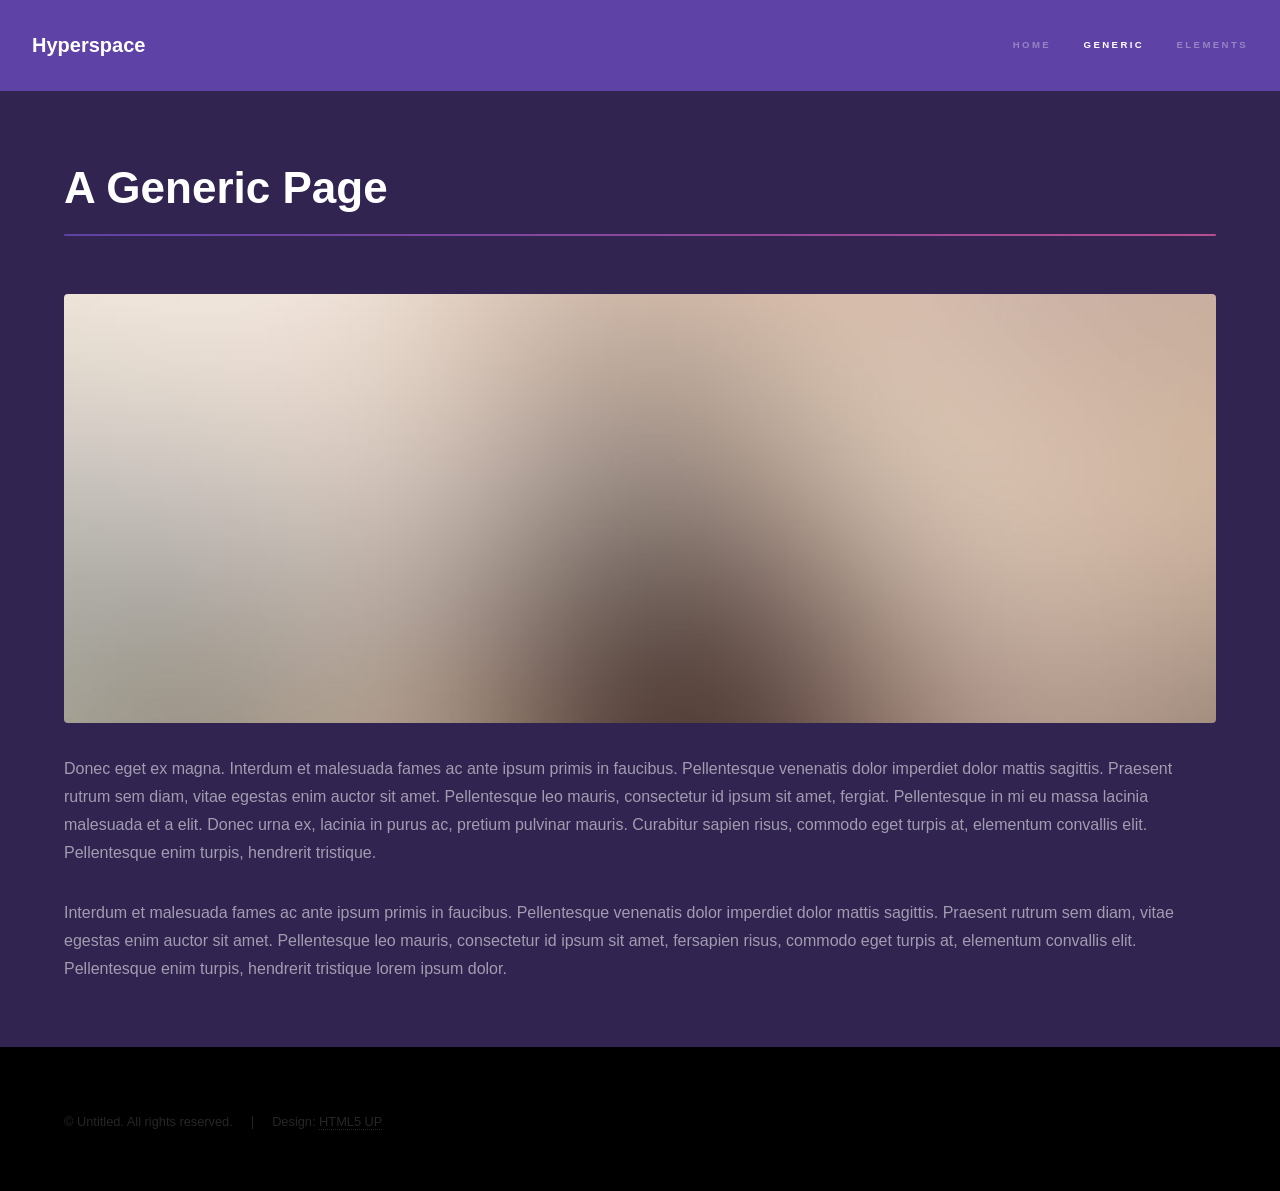
<file: generic.html>
<!DOCTYPE HTML>
<!--
	Hyperspace by HTML5 UP
	html5up.net | @ajlkn
	Free for personal and commercial use under the CCA 3.0 license (html5up.net/license)
-->
<html>
	<head>
		<title>Generic - Hyperspace by HTML5 UP</title>
		<meta charset="utf-8" />
		<meta name="viewport" content="width=device-width, initial-scale=1, user-scalable=no" />
		<link rel="stylesheet" href="assets/css/main.css" />
		<noscript><link rel="stylesheet" href="assets/css/noscript.css" /></noscript>
	</head>
	<body class="is-preload">

		<!-- Header -->
			<header id="header">
				<a href="index.html" class="title">Hyperspace</a>
				<nav>
					<ul>
						<li><a href="index.html">Home</a></li>
						<li><a href="generic.html" class="active">Generic</a></li>
						<li><a href="elements.html">Elements</a></li>
					</ul>
				</nav>
			</header>

		<!-- Wrapper -->
			<div id="wrapper">

				<!-- Main -->
					<section id="main" class="wrapper">
						<div class="inner">
							<h1 class="major">A Generic Page</h1>
							<span class="image fit"><img src="images/pic04.jpg" alt="" /></span>
							<p>Donec eget ex magna. Interdum et malesuada fames ac ante ipsum primis in faucibus. Pellentesque venenatis dolor imperdiet dolor mattis sagittis. Praesent rutrum sem diam, vitae egestas enim auctor sit amet. Pellentesque leo mauris, consectetur id ipsum sit amet, fergiat. Pellentesque in mi eu massa lacinia malesuada et a elit. Donec urna ex, lacinia in purus ac, pretium pulvinar mauris. Curabitur sapien risus, commodo eget turpis at, elementum convallis elit. Pellentesque enim turpis, hendrerit tristique.</p>
							<p>Interdum et malesuada fames ac ante ipsum primis in faucibus. Pellentesque venenatis dolor imperdiet dolor mattis sagittis. Praesent rutrum sem diam, vitae egestas enim auctor sit amet. Pellentesque leo mauris, consectetur id ipsum sit amet, fersapien risus, commodo eget turpis at, elementum convallis elit. Pellentesque enim turpis, hendrerit tristique lorem ipsum dolor.</p>
						</div>
					</section>

			</div>

		<!-- Footer -->
			<footer id="footer" class="wrapper alt">
				<div class="inner">
					<ul class="menu">
						<li>&copy; Untitled. All rights reserved.</li><li>Design: <a href="http://html5up.net">HTML5 UP</a></li>
					</ul>
				</div>
			</footer>

		<!-- Scripts -->
			<script src="assets/js/jquery.min.js"></script>
			<script src="assets/js/jquery.scrollex.min.js"></script>
			<script src="assets/js/jquery.scrolly.min.js"></script>
			<script src="assets/js/browser.min.js"></script>
			<script src="assets/js/breakpoints.min.js"></script>
			<script src="assets/js/util.js"></script>
			<script src="assets/js/main.js"></script>

	</body>
</html>
</file>
<file: assets/css/noscript.css>
/*
	Hyperspace by HTML5 UP
	html5up.net | @ajlkn
	Free for personal and commercial use under the CCA 3.0 license (html5up.net/license)
*/

/* Spotlights */

	.spotlights > section > .image:before {
		opacity: 0 !important;
	}

	.spotlights > section > .content > .inner {
		-moz-transform: none !important;
		-webkit-transform: none !important;
		-ms-transform: none !important;
		transform: none !important;
		opacity: 1 !important;
	}

/* Wrapper */

	.wrapper > .inner {
		opacity: 1 !important;
		-moz-transform: none !important;
		-webkit-transform: none !important;
		-ms-transform: none !important;
		transform: none !important;
	}

/* Sidebar */

	#sidebar > .inner {
		opacity: 1 !important;
	}

	#sidebar nav > ul > li {
		-moz-transform: none !important;
		-webkit-transform: none !important;
		-ms-transform: none !important;
		transform: none !important;
		opacity: 1 !important;
	}
</file>
<file: html5up-hyperspace/assets/css/noscript.css>
/*
	Hyperspace by HTML5 UP
	html5up.net | @ajlkn
	Free for personal and commercial use under the CCA 3.0 license (html5up.net/license)
*/

/* Spotlights */

	.spotlights > section > .image:before {
		opacity: 0 !important;
	}

	.spotlights > section > .content > .inner {
		-moz-transform: none !important;
		-webkit-transform: none !important;
		-ms-transform: none !important;
		transform: none !important;
		opacity: 1 !important;
	}

/* Wrapper */

	.wrapper > .inner {
		opacity: 1 !important;
		-moz-transform: none !important;
		-webkit-transform: none !important;
		-ms-transform: none !important;
		transform: none !important;
	}

/* Sidebar */

	#sidebar > .inner {
		opacity: 1 !important;
	}

	#sidebar nav > ul > li {
		-moz-transform: none !important;
		-webkit-transform: none !important;
		-ms-transform: none !important;
		transform: none !important;
		opacity: 1 !important;
	}
</file>
<file: assets/css/main.css>
@import url(font-awesome.min.css);

/*
	Hyperspace by HTML5 UP
	html5up.net | @ajlkn
	Free for personal and commercial use under the CCA 3.0 license (html5up.net/license)
*/

html, body, div, span, applet, object,
iframe, h1, h2, h3, h4, h5, h6, p, blockquote,
pre, a, abbr, acronym, address, big, cite,
code, del, dfn, em, img, ins, kbd, q, s, samp,
small, strike, strong, sub, sup, tt, var, b,
u, i, center, dl, dt, dd, ol, ul, li, fieldset,
form, label, legend, table, caption, tbody,
tfoot, thead, tr, th, td, article, aside,
canvas, details, embed, figure, figcaption,
footer, header, hgroup, menu, nav, output, ruby,
section, summary, time, mark, audio, video {
	margin: 0;
	padding: 0;
	border: 0;
	font-size: 100%;
	font: inherit;
	vertical-align: baseline;}

article, aside, details, figcaption, figure,
footer, header, hgroup, menu, nav, section {
	display: block;}

body {
	line-height: 1;
}

ol, ul {
	list-style: none;
}

blockquote, q {
	quotes: none;
}

	blockquote:before, blockquote:after, q:before, q:after {
		content: '';
		content: none;
	}

table {
	border-collapse: collapse;
	border-spacing: 0;
}

body {
	-webkit-text-size-adjust: none;
}

mark {
	background-color: transparent;
	color: inherit;
}

input::-moz-focus-inner {
	border: 0;
	padding: 0;
}

input, select, textarea {
	-moz-appearance: none;
	-webkit-appearance: none;
	-ms-appearance: none;
	appearance: none;
}

/* Basic */

	@-ms-viewport {
		width: device-width;
	}

	body {
		-ms-overflow-style: scrollbar;
	}

	@media screen and (max-width: 480px) {

		html, body {
			min-width: 320px;
		}

	}

	html {
		box-sizing: border-box;
	}

	*, *:before, *:after {
		box-sizing: inherit;
	}

	body {
		background: #312450;
	}

		body.is-preload *, body.is-preload *:before, body.is-preload *:after {
			-moz-animation: none !important;
			-webkit-animation: none !important;
			-ms-animation: none !important;
			animation: none !important;
			-moz-transition: none !important;
			-webkit-transition: none !important;
			-ms-transition: none !important;
			transition: none !important;
		}

/* Type */

	body, input, select, textarea {
		color: rgba(255, 255, 255, 0.55);
		font-family: Arial, Helvetica, sans-serif;
		font-size: 16.5pt;
		font-weight: normal;
		line-height: 1.75;
	}

		@media screen and (max-width: 1680px) {

			body, input, select, textarea {
				font-size: 13pt;
			}

		}

		@media screen and (max-width: 1280px) {

			body, input, select, textarea {
				font-size: 12pt;
			}

		}

		@media screen and (max-width: 360px) {

			body, input, select, textarea {
				font-size: 11pt;
			}

		}

	a {
		-moz-transition: color 0.2s ease, border-bottom-color 0.2s ease;
		-webkit-transition: color 0.2s ease, border-bottom-color 0.2s ease;
		-ms-transition: color 0.2s ease, border-bottom-color 0.2s ease;
		transition: color 0.2s ease, border-bottom-color 0.2s ease;
		border-bottom: dotted 1px rgba(255, 255, 255, 0.35);
		color: inherit;
		text-decoration: none;
	}

		a:hover {
			border-bottom-color: transparent;
			color: #ffffff;
		}

	strong, b {
		color: #ffffff;
		font-weight: bold;
	}

	em, i {
		font-style: italic;
	}

	p {
		margin: 0 0 2em 0;
	}

	h1, h2, h3, h4, h5, h6 {
		color: #ffffff;
		font-weight: bold;
		line-height: 1.5;
		margin: 0 0 0.5em 0;
	}

		h1 a, h2 a, h3 a, h4 a, h5 a, h6 a {
			color: inherit;
			text-decoration: none;
		}

	h1 {
		font-size: 2.75em;
	}

		h1.major {
			margin: 0 0 1.3em 0;
			position: relative;
			padding-bottom: 0.35em;
		}

			h1.major:after {
				background-image: -moz-linear-gradient(to right, #5e42a6, #b74e91);
				background-image: -webkit-linear-gradient(to right, #5e42a6, #b74e91);
				background-image: -ms-linear-gradient(to right, #5e42a6, #b74e91);
				background-image: linear-gradient(to right, #5e42a6, #b74e91);
				-moz-transition: max-width 0.2s ease;
				-webkit-transition: max-width 0.2s ease;
				-ms-transition: max-width 0.2s ease;
				transition: max-width 0.2s ease;
				border-radius: 0.2em;
				bottom: 0;
				content: '';
				height: 0.05em;
				position: absolute;
				right: 0;
				width: 100%;
			}

	h2 {
		font-size: 1.75em;
	}

	h3 {
		font-size: 1.1em;
	}

	h4 {
		font-size: 1em;
	}

	h5 {
		font-size: 0.8em;
	}

	h6 {
		font-size: 0.6em;
	}

	@media screen and (max-width: 736px) {

		h1 {
			font-size: 2em;
		}

		h2 {
			font-size: 1.25em;
		}

		h3 {
			font-size: 1em;
		}

		h4 {
			font-size: 0.8em;
		}

		h5 {
			font-size: 0.6em;
		}

		h6 {
			font-size: 0.6em;
		}

	}

	sub {
		font-size: 0.8em;
		position: relative;
		top: 0.5em;
	}

	sup {
		font-size: 0.8em;
		position: relative;
		top: -0.5em;
	}

	blockquote {
		border-left: solid 4px rgba(255, 255, 255, 0.15);
		font-style: italic;
		margin: 0 0 2em 0;
		padding: 0.5em 0 0.5em 2em;
	}

	code {
		background: rgba(255, 255, 255, 0.05);
		border-radius: 0.25em;
		border: solid 1px rgba(255, 255, 255, 0.15);
		font-family: "Courier New", monospace;
		font-size: 0.9em;
		margin: 0 0.25em;
		padding: 0.25em 0.65em;
	}

	pre {
		-webkit-overflow-scrolling: touch;
		font-family: "Courier New", monospace;
		font-size: 0.9em;
		margin: 0 0 2em 0;
	}

		pre code {
			display: block;
			line-height: 1.75em;
			padding: 1em 1.5em;
			overflow-x: auto;
		}

	hr {
		border: 0;
		border-bottom: solid 1px rgba(255, 255, 255, 0.15);
		margin: 2em 0;
	}

		hr.major {
			margin: 3em 0;
		}

	.align-left {
		text-align: left;
	}

	.align-center {
		text-align: center;
	}

	.align-right {
		text-align: right;
	}

/* Row */

	.row {
		display: flex;
		flex-wrap: wrap;
		box-sizing: border-box;
		align-items: stretch;
	}

		.row > * {
			box-sizing: border-box;
		}

		.row.gtr-uniform > * > :last-child {
			margin-bottom: 0;
		}

		.row.aln-left {
			justify-content: flex-start;
		}

		.row.aln-center {
			justify-content: center;
		}

		.row.aln-right {
			justify-content: flex-end;
		}

		.row.aln-top {
			align-items: flex-start;
		}

		.row.aln-middle {
			align-items: center;
		}

		.row.aln-bottom {
			align-items: flex-end;
		}

		.row > .imp {
			order: -1;
		}

		.row > .col-1 {
			width: 8.3333333333%;
		}

		.row > .off-1 {
			margin-left: 8.3333333333%;
		}

		.row > .col-2 {
			width: 16.6666666667%;
		}

		.row > .off-2 {
			margin-left: 16.6666666667%;
		}

		.row > .col-3 {
			width: 25%;
		}

		.row > .off-3 {
			margin-left: 25%;
		}

		.row > .col-4 {
			width: 33.3333333333%;
		}

		.row > .off-4 {
			margin-left: 33.3333333333%;
		}

		.row > .col-5 {
			width: 41.6666666667%;
		}

		.row > .off-5 {
			margin-left: 41.6666666667%;
		}

		.row > .col-6 {
			width: 50%;
		}

		.row > .off-6 {
			margin-left: 50%;
		}

		.row > .col-7 {
			width: 58.3333333333%;
		}

		.row > .off-7 {
			margin-left: 58.3333333333%;
		}

		.row > .col-8 {
			width: 66.6666666667%;
		}

		.row > .off-8 {
			margin-left: 66.6666666667%;
		}

		.row > .col-9 {
			width: 75%;
		}

		.row > .off-9 {
			margin-left: 75%;
		}

		.row > .col-10 {
			width: 83.3333333333%;
		}

		.row > .off-10 {
			margin-left: 83.3333333333%;
		}

		.row > .col-11 {
			width: 91.6666666667%;
		}

		.row > .off-11 {
			margin-left: 91.6666666667%;
		}

		.row > .col-12 {
			width: 100%;
		}

		.row > .off-12 {
			margin-left: 100%;
		}

		.row.gtr-0 {
			margin-top: 0;
			margin-left: 0em;
		}

			.row.gtr-0 > * {
				padding: 0 0 0 0em;
			}

			.row.gtr-0.gtr-uniform {
				margin-top: 0em;
			}

				.row.gtr-0.gtr-uniform > * {
					padding-top: 0em;
				}

		.row.gtr-25 {
			margin-top: 0;
			margin-left: -0.375em;
		}

			.row.gtr-25 > * {
				padding: 0 0 0 0.375em;
			}

			.row.gtr-25.gtr-uniform {
				margin-top: -0.375em;
			}

				.row.gtr-25.gtr-uniform > * {
					padding-top: 0.375em;
				}

		.row.gtr-50 {
			margin-top: 0;
			margin-left: -0.75em;
		}

			.row.gtr-50 > * {
				padding: 0 0 0 0.75em;
			}

			.row.gtr-50.gtr-uniform {
				margin-top: -0.75em;
			}

				.row.gtr-50.gtr-uniform > * {
					padding-top: 0.75em;
				}

		.row {
			margin-top: 0;
			margin-left: -1.5em;
		}

			.row > * {
				padding: 0 0 0 1.5em;
			}

			.row.gtr-uniform {
				margin-top: -1.5em;
			}

				.row.gtr-uniform > * {
					padding-top: 1.5em;
				}

		.row.gtr-150 {
			margin-top: 0;
			margin-left: -2.25em;
		}

			.row.gtr-150 > * {
				padding: 0 0 0 2.25em;
			}

			.row.gtr-150.gtr-uniform {
				margin-top: -2.25em;
			}

				.row.gtr-150.gtr-uniform > * {
					padding-top: 2.25em;
				}

		.row.gtr-200 {
			margin-top: 0;
			margin-left: -3em;
		}

			.row.gtr-200 > * {
				padding: 0 0 0 3em;
			}

			.row.gtr-200.gtr-uniform {
				margin-top: -3em;
			}

				.row.gtr-200.gtr-uniform > * {
					padding-top: 3em;
				}

		@media screen and (max-width: 1680px) {

			.row {
				display: flex;
				flex-wrap: wrap;
				box-sizing: border-box;
				align-items: stretch;
			}

				.row > * {
					box-sizing: border-box;
				}

				.row.gtr-uniform > * > :last-child {
					margin-bottom: 0;
				}

				.row.aln-left {
					justify-content: flex-start;
				}

				.row.aln-center {
					justify-content: center;
				}

				.row.aln-right {
					justify-content: flex-end;
				}

				.row.aln-top {
					align-items: flex-start;
				}

				.row.aln-middle {
					align-items: center;
				}

				.row.aln-bottom {
					align-items: flex-end;
				}

				.row > .imp-xlarge {
					order: -1;
				}

				.row > .col-1-xlarge {
					width: 8.3333333333%;
				}

				.row > .off-1-xlarge {
					margin-left: 8.3333333333%;
				}

				.row > .col-2-xlarge {
					width: 16.6666666667%;
				}

				.row > .off-2-xlarge {
					margin-left: 16.6666666667%;
				}

				.row > .col-3-xlarge {
					width: 25%;
				}

				.row > .off-3-xlarge {
					margin-left: 25%;
				}

				.row > .col-4-xlarge {
					width: 33.3333333333%;
				}

				.row > .off-4-xlarge {
					margin-left: 33.3333333333%;
				}

				.row > .col-5-xlarge {
					width: 41.6666666667%;
				}

				.row > .off-5-xlarge {
					margin-left: 41.6666666667%;
				}

				.row > .col-6-xlarge {
					width: 50%;
				}

				.row > .off-6-xlarge {
					margin-left: 50%;
				}

				.row > .col-7-xlarge {
					width: 58.3333333333%;
				}

				.row > .off-7-xlarge {
					margin-left: 58.3333333333%;
				}

				.row > .col-8-xlarge {
					width: 66.6666666667%;
				}

				.row > .off-8-xlarge {
					margin-left: 66.6666666667%;
				}

				.row > .col-9-xlarge {
					width: 75%;
				}

				.row > .off-9-xlarge {
					margin-left: 75%;
				}

				.row > .col-10-xlarge {
					width: 83.3333333333%;
				}

				.row > .off-10-xlarge {
					margin-left: 83.3333333333%;
				}

				.row > .col-11-xlarge {
					width: 91.6666666667%;
				}

				.row > .off-11-xlarge {
					margin-left: 91.6666666667%;
				}

				.row > .col-12-xlarge {
					width: 100%;
				}

				.row > .off-12-xlarge {
					margin-left: 100%;
				}

				.row.gtr-0 {
					margin-top: 0;
					margin-left: 0em;
				}

					.row.gtr-0 > * {
						padding: 0 0 0 0em;
					}

					.row.gtr-0.gtr-uniform {
						margin-top: 0em;
					}

						.row.gtr-0.gtr-uniform > * {
							padding-top: 0em;
						}

				.row.gtr-25 {
					margin-top: 0;
					margin-left: -0.375em;
				}

					.row.gtr-25 > * {
						padding: 0 0 0 0.375em;
					}

					.row.gtr-25.gtr-uniform {
						margin-top: -0.375em;
					}

						.row.gtr-25.gtr-uniform > * {
							padding-top: 0.375em;
						}

				.row.gtr-50 {
					margin-top: 0;
					margin-left: -0.75em;
				}

					.row.gtr-50 > * {
						padding: 0 0 0 0.75em;
					}

					.row.gtr-50.gtr-uniform {
						margin-top: -0.75em;
					}

						.row.gtr-50.gtr-uniform > * {
							padding-top: 0.75em;
						}

				.row {
					margin-top: 0;
					margin-left: -1.5em;
				}

					.row > * {
						padding: 0 0 0 1.5em;
					}

					.row.gtr-uniform {
						margin-top: -1.5em;
					}

						.row.gtr-uniform > * {
							padding-top: 1.5em;
						}

				.row.gtr-150 {
					margin-top: 0;
					margin-left: -2.25em;
				}

					.row.gtr-150 > * {
						padding: 0 0 0 2.25em;
					}

					.row.gtr-150.gtr-uniform {
						margin-top: -2.25em;
					}

						.row.gtr-150.gtr-uniform > * {
							padding-top: 2.25em;
						}

				.row.gtr-200 {
					margin-top: 0;
					margin-left: -3em;
				}

					.row.gtr-200 > * {
						padding: 0 0 0 3em;
					}

					.row.gtr-200.gtr-uniform {
						margin-top: -3em;
					}

						.row.gtr-200.gtr-uniform > * {
							padding-top: 3em;
						}

		}

		@media screen and (max-width: 1280px) {

			.row {
				display: flex;
				flex-wrap: wrap;
				box-sizing: border-box;
				align-items: stretch;
			}

				.row > * {
					box-sizing: border-box;
				}

				.row.gtr-uniform > * > :last-child {
					margin-bottom: 0;
				}

				.row.aln-left {
					justify-content: flex-start;
				}

				.row.aln-center {
					justify-content: center;
				}

				.row.aln-right {
					justify-content: flex-end;
				}

				.row.aln-top {
					align-items: flex-start;
				}

				.row.aln-middle {
					align-items: center;
				}

				.row.aln-bottom {
					align-items: flex-end;
				}

				.row > .imp-large {
					order: -1;
				}

				.row > .col-1-large {
					width: 8.3333333333%;
				}

				.row > .off-1-large {
					margin-left: 8.3333333333%;
				}

				.row > .col-2-large {
					width: 16.6666666667%;
				}

				.row > .off-2-large {
					margin-left: 16.6666666667%;
				}

				.row > .col-3-large {
					width: 25%;
				}

				.row > .off-3-large {
					margin-left: 25%;
				}

				.row > .col-4-large {
					width: 33.3333333333%;
				}

				.row > .off-4-large {
					margin-left: 33.3333333333%;
				}

				.row > .col-5-large {
					width: 41.6666666667%;
				}

				.row > .off-5-large {
					margin-left: 41.6666666667%;
				}

				.row > .col-6-large {
					width: 50%;
				}

				.row > .off-6-large {
					margin-left: 50%;
				}

				.row > .col-7-large {
					width: 58.3333333333%;
				}

				.row > .off-7-large {
					margin-left: 58.3333333333%;
				}

				.row > .col-8-large {
					width: 66.6666666667%;
				}

				.row > .off-8-large {
					margin-left: 66.6666666667%;
				}

				.row > .col-9-large {
					width: 75%;
				}

				.row > .off-9-large {
					margin-left: 75%;
				}

				.row > .col-10-large {
					width: 83.3333333333%;
				}

				.row > .off-10-large {
					margin-left: 83.3333333333%;
				}

				.row > .col-11-large {
					width: 91.6666666667%;
				}

				.row > .off-11-large {
					margin-left: 91.6666666667%;
				}

				.row > .col-12-large {
					width: 100%;
				}

				.row > .off-12-large {
					margin-left: 100%;
				}

				.row.gtr-0 {
					margin-top: 0;
					margin-left: 0em;
				}

					.row.gtr-0 > * {
						padding: 0 0 0 0em;
					}

					.row.gtr-0.gtr-uniform {
						margin-top: 0em;
					}

						.row.gtr-0.gtr-uniform > * {
							padding-top: 0em;
						}

				.row.gtr-25 {
					margin-top: 0;
					margin-left: -0.375em;
				}

					.row.gtr-25 > * {
						padding: 0 0 0 0.375em;
					}

					.row.gtr-25.gtr-uniform {
						margin-top: -0.375em;
					}

						.row.gtr-25.gtr-uniform > * {
							padding-top: 0.375em;
						}

				.row.gtr-50 {
					margin-top: 0;
					margin-left: -0.75em;
				}

					.row.gtr-50 > * {
						padding: 0 0 0 0.75em;
					}

					.row.gtr-50.gtr-uniform {
						margin-top: -0.75em;
					}

						.row.gtr-50.gtr-uniform > * {
							padding-top: 0.75em;
						}

				.row {
					margin-top: 0;
					margin-left: -1.5em;
				}

					.row > * {
						padding: 0 0 0 1.5em;
					}

					.row.gtr-uniform {
						margin-top: -1.5em;
					}

						.row.gtr-uniform > * {
							padding-top: 1.5em;
						}

				.row.gtr-150 {
					margin-top: 0;
					margin-left: -2.25em;
				}

					.row.gtr-150 > * {
						padding: 0 0 0 2.25em;
					}

					.row.gtr-150.gtr-uniform {
						margin-top: -2.25em;
					}

						.row.gtr-150.gtr-uniform > * {
							padding-top: 2.25em;
						}

				.row.gtr-200 {
					margin-top: 0;
					margin-left: -3em;
				}

					.row.gtr-200 > * {
						padding: 0 0 0 3em;
					}

					.row.gtr-200.gtr-uniform {
						margin-top: -3em;
					}

						.row.gtr-200.gtr-uniform > * {
							padding-top: 3em;
						}

		}

		@media screen and (max-width: 980px) {

			.row {
				display: flex;
				flex-wrap: wrap;
				box-sizing: border-box;
				align-items: stretch;
			}

				.row > * {
					box-sizing: border-box;
				}

				.row.gtr-uniform > * > :last-child {
					margin-bottom: 0;
				}

				.row.aln-left {
					justify-content: flex-start;
				}

				.row.aln-center {
					justify-content: center;
				}

				.row.aln-right {
					justify-content: flex-end;
				}

				.row.aln-top {
					align-items: flex-start;
				}

				.row.aln-middle {
					align-items: center;
				}

				.row.aln-bottom {
					align-items: flex-end;
				}

				.row > .imp-medium {
					order: -1;
				}

				.row > .col-1-medium {
					width: 8.3333333333%;
				}

				.row > .off-1-medium {
					margin-left: 8.3333333333%;
				}

				.row > .col-2-medium {
					width: 16.6666666667%;
				}

				.row > .off-2-medium {
					margin-left: 16.6666666667%;
				}

				.row > .col-3-medium {
					width: 25%;
				}

				.row > .off-3-medium {
					margin-left: 25%;
				}

				.row > .col-4-medium {
					width: 33.3333333333%;
				}

				.row > .off-4-medium {
					margin-left: 33.3333333333%;
				}

				.row > .col-5-medium {
					width: 41.6666666667%;
				}

				.row > .off-5-medium {
					margin-left: 41.6666666667%;
				}

				.row > .col-6-medium {
					width: 50%;
				}

				.row > .off-6-medium {
					margin-left: 50%;
				}

				.row > .col-7-medium {
					width: 58.3333333333%;
				}

				.row > .off-7-medium {
					margin-left: 58.3333333333%;
				}

				.row > .col-8-medium {
					width: 66.6666666667%;
				}

				.row > .off-8-medium {
					margin-left: 66.6666666667%;
				}

				.row > .col-9-medium {
					width: 75%;
				}

				.row > .off-9-medium {
					margin-left: 75%;
				}

				.row > .col-10-medium {
					width: 83.3333333333%;
				}

				.row > .off-10-medium {
					margin-left: 83.3333333333%;
				}

				.row > .col-11-medium {
					width: 91.6666666667%;
				}

				.row > .off-11-medium {
					margin-left: 91.6666666667%;
				}

				.row > .col-12-medium {
					width: 100%;
				}

				.row > .off-12-medium {
					margin-left: 100%;
				}

				.row.gtr-0 {
					margin-top: 0;
					margin-left: 0em;
				}

					.row.gtr-0 > * {
						padding: 0 0 0 0em;
					}

					.row.gtr-0.gtr-uniform {
						margin-top: 0em;
					}

						.row.gtr-0.gtr-uniform > * {
							padding-top: 0em;
						}

				.row.gtr-25 {
					margin-top: 0;
					margin-left: -0.375em;
				}

					.row.gtr-25 > * {
						padding: 0 0 0 0.375em;
					}

					.row.gtr-25.gtr-uniform {
						margin-top: -0.375em;
					}

						.row.gtr-25.gtr-uniform > * {
							padding-top: 0.375em;
						}

				.row.gtr-50 {
					margin-top: 0;
					margin-left: -0.75em;
				}

					.row.gtr-50 > * {
						padding: 0 0 0 0.75em;
					}

					.row.gtr-50.gtr-uniform {
						margin-top: -0.75em;
					}

						.row.gtr-50.gtr-uniform > * {
							padding-top: 0.75em;
						}

				.row {
					margin-top: 0;
					margin-left: -1.5em;
				}

					.row > * {
						padding: 0 0 0 1.5em;
					}

					.row.gtr-uniform {
						margin-top: -1.5em;
					}

						.row.gtr-uniform > * {
							padding-top: 1.5em;
						}

				.row.gtr-150 {
					margin-top: 0;
					margin-left: -2.25em;
				}

					.row.gtr-150 > * {
						padding: 0 0 0 2.25em;
					}

					.row.gtr-150.gtr-uniform {
						margin-top: -2.25em;
					}

						.row.gtr-150.gtr-uniform > * {
							padding-top: 2.25em;
						}

				.row.gtr-200 {
					margin-top: 0;
					margin-left: -3em;
				}

					.row.gtr-200 > * {
						padding: 0 0 0 3em;
					}

					.row.gtr-200.gtr-uniform {
						margin-top: -3em;
					}

						.row.gtr-200.gtr-uniform > * {
							padding-top: 3em;
						}

		}

		@media screen and (max-width: 736px) {

			.row {
				display: flex;
				flex-wrap: wrap;
				box-sizing: border-box;
				align-items: stretch;
			}

				.row > * {
					box-sizing: border-box;
				}

				.row.gtr-uniform > * > :last-child {
					margin-bottom: 0;
				}

				.row.aln-left {
					justify-content: flex-start;
				}

				.row.aln-center {
					justify-content: center;
				}

				.row.aln-right {
					justify-content: flex-end;
				}

				.row.aln-top {
					align-items: flex-start;
				}

				.row.aln-middle {
					align-items: center;
				}

				.row.aln-bottom {
					align-items: flex-end;
				}

				.row > .imp-small {
					order: -1;
				}

				.row > .col-1-small {
					width: 8.3333333333%;
				}

				.row > .off-1-small {
					margin-left: 8.3333333333%;
				}

				.row > .col-2-small {
					width: 16.6666666667%;
				}

				.row > .off-2-small {
					margin-left: 16.6666666667%;
				}

				.row > .col-3-small {
					width: 25%;
				}

				.row > .off-3-small {
					margin-left: 25%;
				}

				.row > .col-4-small {
					width: 33.3333333333%;
				}

				.row > .off-4-small {
					margin-left: 33.3333333333%;
				}

				.row > .col-5-small {
					width: 41.6666666667%;
				}

				.row > .off-5-small {
					margin-left: 41.6666666667%;
				}

				.row > .col-6-small {
					width: 50%;
				}

				.row > .off-6-small {
					margin-left: 50%;
				}

				.row > .col-7-small {
					width: 58.3333333333%;
				}

				.row > .off-7-small {
					margin-left: 58.3333333333%;
				}

				.row > .col-8-small {
					width: 66.6666666667%;
				}

				.row > .off-8-small {
					margin-left: 66.6666666667%;
				}

				.row > .col-9-small {
					width: 75%;
				}

				.row > .off-9-small {
					margin-left: 75%;
				}

				.row > .col-10-small {
					width: 83.3333333333%;
				}

				.row > .off-10-small {
					margin-left: 83.3333333333%;
				}

				.row > .col-11-small {
					width: 91.6666666667%;
				}

				.row > .off-11-small {
					margin-left: 91.6666666667%;
				}

				.row > .col-12-small {
					width: 100%;
				}

				.row > .off-12-small {
					margin-left: 100%;
				}

				.row.gtr-0 {
					margin-top: 0;
					margin-left: 0em;
				}

					.row.gtr-0 > * {
						padding: 0 0 0 0em;
					}

					.row.gtr-0.gtr-uniform {
						margin-top: 0em;
					}

						.row.gtr-0.gtr-uniform > * {
							padding-top: 0em;
						}

				.row.gtr-25 {
					margin-top: 0;
					margin-left: -0.375em;
				}

					.row.gtr-25 > * {
						padding: 0 0 0 0.375em;
					}

					.row.gtr-25.gtr-uniform {
						margin-top: -0.375em;
					}

						.row.gtr-25.gtr-uniform > * {
							padding-top: 0.375em;
						}

				.row.gtr-50 {
					margin-top: 0;
					margin-left: -0.75em;
				}

					.row.gtr-50 > * {
						padding: 0 0 0 0.75em;
					}

					.row.gtr-50.gtr-uniform {
						margin-top: -0.75em;
					}

						.row.gtr-50.gtr-uniform > * {
							padding-top: 0.75em;
						}

				.row {
					margin-top: 0;
					margin-left: -1.5em;
				}

					.row > * {
						padding: 0 0 0 1.5em;
					}

					.row.gtr-uniform {
						margin-top: -1.5em;
					}

						.row.gtr-uniform > * {
							padding-top: 1.5em;
						}

				.row.gtr-150 {
					margin-top: 0;
					margin-left: -2.25em;
				}

					.row.gtr-150 > * {
						padding: 0 0 0 2.25em;
					}

					.row.gtr-150.gtr-uniform {
						margin-top: -2.25em;
					}

						.row.gtr-150.gtr-uniform > * {
							padding-top: 2.25em;
						}

				.row.gtr-200 {
					margin-top: 0;
					margin-left: -3em;
				}

					.row.gtr-200 > * {
						padding: 0 0 0 3em;
					}

					.row.gtr-200.gtr-uniform {
						margin-top: -3em;
					}

						.row.gtr-200.gtr-uniform > * {
							padding-top: 3em;
						}

		}

		@media screen and (max-width: 480px) {

			.row {
				display: flex;
				flex-wrap: wrap;
				box-sizing: border-box;
				align-items: stretch;
			}

				.row > * {
					box-sizing: border-box;
				}

				.row.gtr-uniform > * > :last-child {
					margin-bottom: 0;
				}

				.row.aln-left {
					justify-content: flex-start;
				}

				.row.aln-center {
					justify-content: center;
				}

				.row.aln-right {
					justify-content: flex-end;
				}

				.row.aln-top {
					align-items: flex-start;
				}

				.row.aln-middle {
					align-items: center;
				}

				.row.aln-bottom {
					align-items: flex-end;
				}

				.row > .imp-xsmall {
					order: -1;
				}

				.row > .col-1-xsmall {
					width: 8.3333333333%;
				}

				.row > .off-1-xsmall {
					margin-left: 8.3333333333%;
				}

				.row > .col-2-xsmall {
					width: 16.6666666667%;
				}

				.row > .off-2-xsmall {
					margin-left: 16.6666666667%;
				}

				.row > .col-3-xsmall {
					width: 25%;
				}

				.row > .off-3-xsmall {
					margin-left: 25%;
				}

				.row > .col-4-xsmall {
					width: 33.3333333333%;
				}

				.row > .off-4-xsmall {
					margin-left: 33.3333333333%;
				}

				.row > .col-5-xsmall {
					width: 41.6666666667%;
				}

				.row > .off-5-xsmall {
					margin-left: 41.6666666667%;
				}

				.row > .col-6-xsmall {
					width: 50%;
				}

				.row > .off-6-xsmall {
					margin-left: 50%;
				}

				.row > .col-7-xsmall {
					width: 58.3333333333%;
				}

				.row > .off-7-xsmall {
					margin-left: 58.3333333333%;
				}

				.row > .col-8-xsmall {
					width: 66.6666666667%;
				}

				.row > .off-8-xsmall {
					margin-left: 66.6666666667%;
				}

				.row > .col-9-xsmall {
					width: 75%;
				}

				.row > .off-9-xsmall {
					margin-left: 75%;
				}

				.row > .col-10-xsmall {
					width: 83.3333333333%;
				}

				.row > .off-10-xsmall {
					margin-left: 83.3333333333%;
				}

				.row > .col-11-xsmall {
					width: 91.6666666667%;
				}

				.row > .off-11-xsmall {
					margin-left: 91.6666666667%;
				}

				.row > .col-12-xsmall {
					width: 100%;
				}

				.row > .off-12-xsmall {
					margin-left: 100%;
				}

				.row.gtr-0 {
					margin-top: 0;
					margin-left: 0em;
				}

					.row.gtr-0 > * {
						padding: 0 0 0 0em;
					}

					.row.gtr-0.gtr-uniform {
						margin-top: 0em;
					}

						.row.gtr-0.gtr-uniform > * {
							padding-top: 0em;
						}

				.row.gtr-25 {
					margin-top: 0;
					margin-left: -0.375em;
				}

					.row.gtr-25 > * {
						padding: 0 0 0 0.375em;
					}

					.row.gtr-25.gtr-uniform {
						margin-top: -0.375em;
					}

						.row.gtr-25.gtr-uniform > * {
							padding-top: 0.375em;
						}

				.row.gtr-50 {
					margin-top: 0;
					margin-left: -0.75em;
				}

					.row.gtr-50 > * {
						padding: 0 0 0 0.75em;
					}

					.row.gtr-50.gtr-uniform {
						margin-top: -0.75em;
					}

						.row.gtr-50.gtr-uniform > * {
							padding-top: 0.75em;
						}

				.row {
					margin-top: 0;
					margin-left: -1.5em;
				}

					.row > * {
						padding: 0 0 0 1.5em;
					}

					.row.gtr-uniform {
						margin-top: -1.5em;
					}

						.row.gtr-uniform > * {
							padding-top: 1.5em;
						}

				.row.gtr-150 {
					margin-top: 0;
					margin-left: -2.25em;
				}

					.row.gtr-150 > * {
						padding: 0 0 0 2.25em;
					}

					.row.gtr-150.gtr-uniform {
						margin-top: -2.25em;
					}

						.row.gtr-150.gtr-uniform > * {
							padding-top: 2.25em;
						}

				.row.gtr-200 {
					margin-top: 0;
					margin-left: -3em;
				}

					.row.gtr-200 > * {
						padding: 0 0 0 3em;
					}

					.row.gtr-200.gtr-uniform {
						margin-top: -3em;
					}

						.row.gtr-200.gtr-uniform > * {
							padding-top: 3em;
						}

		}

/* Box */

	.box {
		border-radius: 0.25em;
		border: solid 1px rgba(255, 255, 255, 0.15);
		margin-bottom: 2em;
		padding: 1.5em;
	}

		.box > :last-child,
		.box > :last-child > :last-child,
		.box > :last-child > :last-child > :last-child {
			margin-bottom: 0;
		}

		.box.alt {
			border: 0;
			border-radius: 0;
			padding: 0;
		}

/* Button */

	input[type="submit"],
	input[type="reset"],
	input[type="button"],
	button,
	.button {
		-moz-appearance: none;
		-webkit-appearance: none;
		-ms-appearance: none;
		appearance: none;
		-moz-transition: border-color 0.2s ease;
		-webkit-transition: border-color 0.2s ease;
		-ms-transition: border-color 0.2s ease;
		transition: border-color 0.2s ease;
		background-color: transparent;
		border: solid 1px !important;
		border-color: rgba(255, 255, 255, 0.15) !important;
		border-radius: 3em;
		color: #ffffff !important;
		cursor: pointer;
		display: inline-block;
		font-size: 0.6em;
		font-weight: bold;
		height: calc(4.75em + 2px);
		letter-spacing: 0.25em;
		line-height: 4.75em;
		outline: 0;
		padding: 0 3.75em;
		position: relative;
		text-align: center;
		text-decoration: none;
		text-transform: uppercase;
		white-space: nowrap;
	}

		input[type="submit"]:after,
		input[type="reset"]:after,
		input[type="button"]:after,
		button:after,
		.button:after {
			-moz-transform: scale(0.25);
			-webkit-transform: scale(0.25);
			-ms-transform: scale(0.25);
			transform: scale(0.25);
			pointer-events: none;
			-moz-transition: opacity 0.2s ease, -moz-transform 0.2s ease;
			-webkit-transition: opacity 0.2s ease, -webkit-transform 0.2s ease;
			-ms-transition: opacity 0.2s ease, -ms-transform 0.2s ease;
			transition: opacity 0.2s ease, transform 0.2s ease;
			background: #ffffff;
			border-radius: 3em;
			content: '';
			height: 100%;
			left: 0;
			opacity: 0;
			position: absolute;
			top: 0;
			width: 100%;
		}

		input[type="submit"].icon:before,
		input[type="reset"].icon:before,
		input[type="button"].icon:before,
		button.icon:before,
		.button.icon:before {
			margin-right: 0.75em;
		}

		input[type="submit"].fit,
		input[type="reset"].fit,
		input[type="button"].fit,
		button.fit,
		.button.fit {
			width: 100%;
		}

		input[type="submit"].small,
		input[type="reset"].small,
		input[type="button"].small,
		button.small,
		.button.small {
			font-size: 0.4em;
		}

		input[type="submit"].large,
		input[type="reset"].large,
		input[type="button"].large,
		button.large,
		.button.large {
			font-size: 0.8em;
		}

		input[type="submit"].primary,
		input[type="reset"].primary,
		input[type="button"].primary,
		button.primary,
		.button.primary {
			background-color: #ffffff;
			color: #312450 !important;
		}

			input[type="submit"].primary:after,
			input[type="reset"].primary:after,
			input[type="button"].primary:after,
			button.primary:after,
			.button.primary:after {
				display: none;
			}

		input[type="submit"].disabled, input[type="submit"]:disabled,
		input[type="reset"].disabled,
		input[type="reset"]:disabled,
		input[type="button"].disabled,
		input[type="button"]:disabled,
		button.disabled,
		button:disabled,
		.button.disabled,
		.button:disabled {
			cursor: default;
			opacity: 0.5;
			pointer-events: none;
		}

		input[type="submit"]:hover,
		input[type="reset"]:hover,
		input[type="button"]:hover,
		button:hover,
		.button:hover {
			border-color: rgba(255, 255, 255, 0.55) !important;
		}

			input[type="submit"]:hover:after,
			input[type="reset"]:hover:after,
			input[type="button"]:hover:after,
			button:hover:after,
			.button:hover:after {
				opacity: 0.05;
				-moz-transform: scale(1);
				-webkit-transform: scale(1);
				-ms-transform: scale(1);
				transform: scale(1);
			}

			input[type="submit"]:hover:active,
			input[type="reset"]:hover:active,
			input[type="button"]:hover:active,
			button:hover:active,
			.button:hover:active {
				border-color: #ffffff !important;
			}

				input[type="submit"]:hover:active:after,
				input[type="reset"]:hover:active:after,
				input[type="button"]:hover:active:after,
				button:hover:active:after,
				.button:hover:active:after {
					opacity: 0.1;
				}

/* Features */

	.features {
		display: -moz-flex;
		display: -webkit-flex;
		display: -ms-flex;
		display: flex;
		-moz-flex-wrap: wrap;
		-webkit-flex-wrap: wrap;
		-ms-flex-wrap: wrap;
		flex-wrap: wrap;
		border-radius: 0.25em;
		border: solid 1px rgba(255, 255, 255, 0.15);
		background: rgba(255, 255, 255, 0.05);
		margin: 0 0 2em 0;
	}

		.features section {
			padding: 3.5em 3em 1em 7em ;
			width: 50%;
			border-top: solid 1px rgba(255, 255, 255, 0.15);
			position: relative;
		}

			.features section:nth-child(-n + 2) {
				border-top-width: 0;
			}

			.features section:nth-child(2n) {
				border-left: solid 1px rgba(255, 255, 255, 0.15);
			}

			.features section .icon {
				-moz-transition: opacity 0.5s ease, -moz-transform 0.5s ease;
				-webkit-transition: opacity 0.5s ease, -webkit-transform 0.5s ease;
				-ms-transition: opacity 0.5s ease, -ms-transform 0.5s ease;
				transition: opacity 0.5s ease, transform 0.5s ease;
				-moz-transition-delay: 1s;
				-webkit-transition-delay: 1s;
				-ms-transition-delay: 1s;
				transition-delay: 1s;
				-moz-transform: scale(1);
				-webkit-transform: scale(1);
				-ms-transform: scale(1);
				transform: scale(1);
				position: absolute;
				left: 3em;
				top: 3em;
				opacity: 1;
			}

			.features section:nth-child(1) .icon {
				-moz-transition-delay: 0.15s;
				-webkit-transition-delay: 0.15s;
				-ms-transition-delay: 0.15s;
				transition-delay: 0.15s;
			}

			.features section:nth-child(2) .icon {
				-moz-transition-delay: 0.3s;
				-webkit-transition-delay: 0.3s;
				-ms-transition-delay: 0.3s;
				transition-delay: 0.3s;
			}

			.features section:nth-child(3) .icon {
				-moz-transition-delay: 0.45s;
				-webkit-transition-delay: 0.45s;
				-ms-transition-delay: 0.45s;
				transition-delay: 0.45s;
			}

			.features section:nth-child(4) .icon {
				-moz-transition-delay: 0.6s;
				-webkit-transition-delay: 0.6s;
				-ms-transition-delay: 0.6s;
				transition-delay: 0.6s;
			}

			.features section:nth-child(5) .icon {
				-moz-transition-delay: 0.75s;
				-webkit-transition-delay: 0.75s;
				-ms-transition-delay: 0.75s;
				transition-delay: 0.75s;
			}

			.features section:nth-child(6) .icon {
				-moz-transition-delay: 0.9s;
				-webkit-transition-delay: 0.9s;
				-ms-transition-delay: 0.9s;
				transition-delay: 0.9s;
			}

			.features section:nth-child(7) .icon {
				-moz-transition-delay: 1.05s;
				-webkit-transition-delay: 1.05s;
				-ms-transition-delay: 1.05s;
				transition-delay: 1.05s;
			}

			.features section:nth-child(8) .icon {
				-moz-transition-delay: 1.2s;
				-webkit-transition-delay: 1.2s;
				-ms-transition-delay: 1.2s;
				transition-delay: 1.2s;
			}

			.features section:nth-child(9) .icon {
				-moz-transition-delay: 1.35s;
				-webkit-transition-delay: 1.35s;
				-ms-transition-delay: 1.35s;
				transition-delay: 1.35s;
			}

			.features section:nth-child(10) .icon {
				-moz-transition-delay: 1.5s;
				-webkit-transition-delay: 1.5s;
				-ms-transition-delay: 1.5s;
				transition-delay: 1.5s;
			}

			.features section:nth-child(11) .icon {
				-moz-transition-delay: 1.65s;
				-webkit-transition-delay: 1.65s;
				-ms-transition-delay: 1.65s;
				transition-delay: 1.65s;
			}

			.features section:nth-child(12) .icon {
				-moz-transition-delay: 1.8s;
				-webkit-transition-delay: 1.8s;
				-ms-transition-delay: 1.8s;
				transition-delay: 1.8s;
			}

			.features section:nth-child(13) .icon {
				-moz-transition-delay: 1.95s;
				-webkit-transition-delay: 1.95s;
				-ms-transition-delay: 1.95s;
				transition-delay: 1.95s;
			}

			.features section:nth-child(14) .icon {
				-moz-transition-delay: 2.1s;
				-webkit-transition-delay: 2.1s;
				-ms-transition-delay: 2.1s;
				transition-delay: 2.1s;
			}

			.features section:nth-child(15) .icon {
				-moz-transition-delay: 2.25s;
				-webkit-transition-delay: 2.25s;
				-ms-transition-delay: 2.25s;
				transition-delay: 2.25s;
			}

			.features section:nth-child(16) .icon {
				-moz-transition-delay: 2.4s;
				-webkit-transition-delay: 2.4s;
				-ms-transition-delay: 2.4s;
				transition-delay: 2.4s;
			}

			.features section:nth-child(17) .icon {
				-moz-transition-delay: 2.55s;
				-webkit-transition-delay: 2.55s;
				-ms-transition-delay: 2.55s;
				transition-delay: 2.55s;
			}

			.features section:nth-child(18) .icon {
				-moz-transition-delay: 2.7s;
				-webkit-transition-delay: 2.7s;
				-ms-transition-delay: 2.7s;
				transition-delay: 2.7s;
			}

			.features section:nth-child(19) .icon {
				-moz-transition-delay: 2.85s;
				-webkit-transition-delay: 2.85s;
				-ms-transition-delay: 2.85s;
				transition-delay: 2.85s;
			}

			.features section:nth-child(20) .icon {
				-moz-transition-delay: 3s;
				-webkit-transition-delay: 3s;
				-ms-transition-delay: 3s;
				transition-delay: 3s;
			}

		.features.inactive section .icon {
			-moz-transform: scale(0.5);
			-webkit-transform: scale(0.5);
			-ms-transform: scale(0.5);
			transform: scale(0.5);
			opacity: 0;
		}

		@media screen and (max-width: 980px) {

			.features {
				display: block;
			}

				.features section {
					border-top-width: 1px !important;
					border-left-width: 0 !important;
					width: 100%;
				}

					.features section:first-child {
						border-top-width: 0 !important;
					}

		}

		@media screen and (max-width: 736px) {

			.features section {
				padding: 2.5em 1.5em 0.1em 5.5em ;
			}

				.features section .icon {
					left: 1.5em;
					top: 2em;
				}

		}

		@media screen and (max-width: 480px) {

			.features section {
				padding: 2em 1.5em 0.1em 1.5em ;
			}

				.features section .icon {
					left: 0;
					position: relative;
					top: 0;
				}

		}

/* Form */

	form {
		margin: 0 0 2em 0;
	}

		form > :last-child {
			margin-bottom: 0;
		}

		form > .fields {
			display: -moz-flex;
			display: -webkit-flex;
			display: -ms-flex;
			display: flex;
			-moz-flex-wrap: wrap;
			-webkit-flex-wrap: wrap;
			-ms-flex-wrap: wrap;
			flex-wrap: wrap;
			width: calc(100% + 3em);
			margin: -1.5em 0 2em -1.5em;
		}

			form > .fields > .field {
				-moz-flex-grow: 0;
				-webkit-flex-grow: 0;
				-ms-flex-grow: 0;
				flex-grow: 0;
				-moz-flex-shrink: 0;
				-webkit-flex-shrink: 0;
				-ms-flex-shrink: 0;
				flex-shrink: 0;
				padding: 1.5em 0 0 1.5em;
				width: calc(100% - 1.5em);
			}

				form > .fields > .field.half {
					width: calc(50% - 0.75em);
				}

				form > .fields > .field.third {
					width: calc(100%/3 - 0.5em);
				}

				form > .fields > .field.quarter {
					width: calc(25% - 0.375em);
				}

		@media screen and (max-width: 480px) {

			form > .fields {
				width: calc(100% + 3em);
				margin: -1.5em 0 2em -1.5em;
			}

				form > .fields > .field {
					padding: 1.5em 0 0 1.5em;
					width: calc(100% - 1.5em);
				}

					form > .fields > .field.half {
						width: calc(100% - 1.5em);
					}

					form > .fields > .field.third {
						width: calc(100% - 1.5em);
					}

					form > .fields > .field.quarter {
						width: calc(100% - 1.5em);
					}

		}

	label {
		color: #ffffff;
		font-weight: bold;
		line-height: 1.5;
		margin: 0 0 0.7em 0;
		display: block;
		font-size: 1.1em;
	}

	input[type="text"],
	input[type="password"],
	input[type="email"],
	input[type="tel"],
	select,
	textarea {
		-moz-appearance: none;
		-webkit-appearance: none;
		-ms-appearance: none;
		appearance: none;
		background: rgba(255, 255, 255, 0.05);
		border-radius: 0.25em;
		border: none;
		border: solid 1px rgba(255, 255, 255, 0.15);
		color: inherit;
		display: block;
		outline: 0;
		padding: 0 1em;
		text-decoration: none;
		width: 100%;
	}

		input[type="text"]:invalid,
		input[type="password"]:invalid,
		input[type="email"]:invalid,
		input[type="tel"]:invalid,
		select:invalid,
		textarea:invalid {
			box-shadow: none;
		}

		input[type="text"]:focus,
		input[type="password"]:focus,
		input[type="email"]:focus,
		input[type="tel"]:focus,
		select:focus,
		textarea:focus {
			border-color: #ffffff;
			box-shadow: 0 0 0 1px #ffffff;
		}

	select {
		background-image: url("data:image/svg+xml;charset=utf8,%3Csvg xmlns='http://www.w3.org/2000/svg' width='40' height='40' preserveAspectRatio='none' viewBox='0 0 40 40'%3E%3Cpath d='M9.4,12.3l10.4,10.4l10.4-10.4c0.2-0.2,0.5-0.4,0.9-0.4c0.3,0,0.6,0.1,0.9,0.4l3.3,3.3c0.2,0.2,0.4,0.5,0.4,0.9 c0,0.4-0.1,0.6-0.4,0.9L20.7,31.9c-0.2,0.2-0.5,0.4-0.9,0.4c-0.3,0-0.6-0.1-0.9-0.4L4.3,17.3c-0.2-0.2-0.4-0.5-0.4-0.9 c0-0.4,0.1-0.6,0.4-0.9l3.3-3.3c0.2-0.2,0.5-0.4,0.9-0.4S9.1,12.1,9.4,12.3z' fill='rgba(255, 255, 255, 0.15)' /%3E%3C/svg%3E");
		background-size: 1.25rem;
		background-repeat: no-repeat;
		background-position: calc(100% - 1rem) center;
		height: 2.75em;
		padding-right: 2.75em;
		text-overflow: ellipsis;
	}

		select option {
			color: #ffffff;
			background: #312450;
		}

		select:focus::-ms-value {
			background-color: transparent;
		}

		select::-ms-expand {
			display: none;
		}

	input[type="text"],
	input[type="password"],
	input[type="email"],
	select {
		height: 2.75em;
	}

	textarea {
		padding: 0.75em 1em;
	}

		body.is-ie textarea {
			min-height: 10em;
		}

	input[type="checkbox"],
	input[type="radio"] {
		-moz-appearance: none;
		-webkit-appearance: none;
		-ms-appearance: none;
		appearance: none;
		display: block;
		float: left;
		margin-right: -2em;
		opacity: 0;
		width: 1em;
		z-index: -1;
	}

		input[type="checkbox"] + label,
		input[type="radio"] + label {
			text-decoration: none;
			color: rgba(255, 255, 255, 0.55);
			cursor: pointer;
			display: inline-block;
			font-size: 1em;
			font-weight: normal;
			padding-left: 2.4em;
			padding-right: 0.75em;
			position: relative;
		}

			input[type="checkbox"] + label:before,
			input[type="radio"] + label:before {
				-moz-osx-font-smoothing: grayscale;
				-webkit-font-smoothing: antialiased;
				font-family: FontAwesome;
				font-style: normal;
				font-weight: normal;
				text-transform: none !important;
			}

			input[type="checkbox"] + label:before,
			input[type="radio"] + label:before {
				background: rgba(255, 255, 255, 0.05);
				border-radius: 0.25em;
				border: solid 1px rgba(255, 255, 255, 0.15);
				content: '';
				display: inline-block;
				height: 1.65em;
				left: 0;
				line-height: 1.58125em;
				position: absolute;
				text-align: center;
				top: 0;
				width: 1.65em;
			}

		input[type="checkbox"]:checked + label:before,
		input[type="radio"]:checked + label:before {
			background: #ffffff;
			border-color: #ffffff;
			color: #b74e91;
			content: '\f00c';
		}

		input[type="checkbox"]:focus + label:before,
		input[type="radio"]:focus + label:before {
			border-color: #ffffff;
			box-shadow: 0 0 0 1px #ffffff;
		}

	input[type="checkbox"] + label:before {
		border-radius: 0.25em;
	}

	input[type="radio"] + label:before {
		border-radius: 100%;
	}

	::-webkit-input-placeholder {
		color: rgba(255, 255, 255, 0.35) !important;
		opacity: 1.0;
	}

	:-moz-placeholder {
		color: rgba(255, 255, 255, 0.35) !important;
		opacity: 1.0;
	}

	::-moz-placeholder {
		color: rgba(255, 255, 255, 0.35) !important;
		opacity: 1.0;
	}

	:-ms-input-placeholder {
		color: rgba(255, 255, 255, 0.35) !important;
		opacity: 1.0;
	}

/* Icon */

	.icon {
		text-decoration: none;
		border-bottom: none;
		position: relative;
	}

		.icon:before {
			-moz-osx-font-smoothing: grayscale;
			-webkit-font-smoothing: antialiased;
			font-family: FontAwesome;
			font-style: normal;
			font-weight: normal;
			text-transform: none !important;
		}

		.icon > .label {
			display: none;
		}

		.icon.major {
			width: 2.5em;
			height: 2.5em;
			display: block;
			background: #ffffff;
			border-radius: 100%;
			color: #312450;
			text-align: center;
			line-height: 2.5em;
			margin: 0 0 1.3em 0;
		}

			.icon.major:before {
				font-size: 1.25em;
			}

				.wrapper.style1 .icon.major:before {
					color: #5e42a6;
				}

				.wrapper.style1-alt .icon.major:before {
					color: #493382;
				}

				.wrapper.style2 .icon.major:before {
					color: #5052b5;
				}

				.wrapper.style2-alt .icon.major:before {
					color: #3e4094;
				}

				.wrapper.style3 .icon.major:before {
					color: #b74e91;
				}

				.wrapper.style3-alt .icon.major:before {
					color: #953d75;
				}

/* Image */

	.image {
		border-radius: 0.25em;
		border: 0;
		display: inline-block;
		position: relative;
	}

		.image img {
			border-radius: 0.25em;
			display: block;
		}

		.image.left, .image.right {
			max-width: 40%;
		}

			.image.left img, .image.right img {
				width: 100%;
			}

		.image.left {
			float: left;
			margin: 0 1.5em 1em 0;
			top: 0.25em;
		}

		.image.right {
			float: right;
			margin: 0 0 1em 1.5em;
			top: 0.25em;
		}

		.image.fit {
			display: block;
			margin: 0 0 2em 0;
			width: 100%;
		}

			.image.fit img {
				width: 100%;
			}

		.image.main {
			display: block;
			margin: 0 0 3em 0;
			width: 100%;
		}

			.image.main img {
				width: 100%;
			}

/* List */

	ol {
		list-style: decimal;
		margin: 0 0 2em 0;
		padding-left: 1.25em;
	}

		ol li {
			padding-left: 0.25em;
		}

	ul {
		list-style: disc;
		margin: 0 0 2em 0;
		padding-left: 1em;
	}

		ul li {
			padding-left: 0.5em;
		}

		ul.alt {
			list-style: none;
			padding-left: 0;
		}

			ul.alt li {
				border-top: solid 1px rgba(255, 255, 255, 0.15);
				padding: 0.5em 0;
			}

				ul.alt li:first-child {
					border-top: 0;
					padding-top: 0;
				}

	dl {
		margin: 0 0 2em 0;
	}

		dl dt {
			display: block;
			font-weight: bold;
			margin: 0 0 1em 0;
		}

		dl dd {
			margin-left: 2em;
		}

/* Actions */

	ul.actions {
		display: -moz-flex;
		display: -webkit-flex;
		display: -ms-flex;
		display: flex;
		cursor: default;
		list-style: none;
		margin-left: -1em;
		padding-left: 0;
	}

		ul.actions li {
			padding: 0 0 0 1em;
			vertical-align: middle;
		}

		ul.actions.special {
			-moz-justify-content: center;
			-webkit-justify-content: center;
			-ms-justify-content: center;
			justify-content: center;
			width: 100%;
			margin-left: 0;
		}

			ul.actions.special li:first-child {
				padding-left: 0;
			}

		ul.actions.stacked {
			-moz-flex-direction: column;
			-webkit-flex-direction: column;
			-ms-flex-direction: column;
			flex-direction: column;
			margin-left: 0;
		}

			ul.actions.stacked li {
				padding: 1.3em 0 0 0;
			}

				ul.actions.stacked li:first-child {
					padding-top: 0;
				}

		ul.actions.fit {
			width: calc(100% + 1em);
		}

			ul.actions.fit li {
				-moz-flex-grow: 1;
				-webkit-flex-grow: 1;
				-ms-flex-grow: 1;
				flex-grow: 1;
				-moz-flex-shrink: 1;
				-webkit-flex-shrink: 1;
				-ms-flex-shrink: 1;
				flex-shrink: 1;
				width: 100%;
			}

				ul.actions.fit li > * {
					width: 100%;
				}

			ul.actions.fit.stacked {
				width: 100%;
			}

		@media screen and (max-width: 480px) {

			ul.actions:not(.fixed) {
				-moz-flex-direction: column;
				-webkit-flex-direction: column;
				-ms-flex-direction: column;
				flex-direction: column;
				margin-left: 0;
				width: 100% !important;
			}

				ul.actions:not(.fixed) li {
					-moz-flex-grow: 1;
					-webkit-flex-grow: 1;
					-ms-flex-grow: 1;
					flex-grow: 1;
					-moz-flex-shrink: 1;
					-webkit-flex-shrink: 1;
					-ms-flex-shrink: 1;
					flex-shrink: 1;
					padding: 1em 0 0 0;
					text-align: center;
					width: 100%;
				}

					ul.actions:not(.fixed) li > * {
						width: 100%;
					}

					ul.actions:not(.fixed) li:first-child {
						padding-top: 0;
					}

					ul.actions:not(.fixed) li input[type="submit"],
					ul.actions:not(.fixed) li input[type="reset"],
					ul.actions:not(.fixed) li input[type="button"],
					ul.actions:not(.fixed) li button,
					ul.actions:not(.fixed) li .button {
						width: 100%;
					}

						ul.actions:not(.fixed) li input[type="submit"].icon:before,
						ul.actions:not(.fixed) li input[type="reset"].icon:before,
						ul.actions:not(.fixed) li input[type="button"].icon:before,
						ul.actions:not(.fixed) li button.icon:before,
						ul.actions:not(.fixed) li .button.icon:before {
							margin-left: -0.5rem;
						}

		}

/* Contact */

	ul.contact {
		list-style: none;
		padding: 0;
	}

		ul.contact > li {
			padding: 0;
			margin: 1.5em 0 0 0;
		}

			ul.contact > li:first-child {
				margin-top: 0;
			}

/* Icons */

	ul.icons {
		cursor: default;
		list-style: none;
		padding-left: 0;
	}

		ul.icons li {
			display: inline-block;
			padding: 0 0.75em 0 0;
		}

			ul.icons li:last-child {
				padding-right: 0;
			}

			ul.icons li > a, ul.icons li > span {
				border: 0;
				text-decoration: none;
			}

				ul.icons li > a:before, ul.icons li > span:before {
					-moz-osx-font-smoothing: grayscale;
					-webkit-font-smoothing: antialiased;
					font-family: FontAwesome;
					font-style: normal;
					font-weight: normal;
					text-transform: none !important;
				}

				ul.icons li > a .label, ul.icons li > span .label {
					display: none;
				}

/* Menu */

	ul.menu {
		list-style: none;
		padding: 0;
	}

		ul.menu > li {
			border-left: solid 1px rgba(255, 255, 255, 0.15);
			display: inline-block;
			line-height: 1;
			margin-left: 1.5em;
			padding: 0 0 0 1.5em;
		}

			ul.menu > li:first-child {
				border-left: 0;
				margin: 0;
				padding-left: 0;
			}

		@media screen and (max-width: 480px) {

			ul.menu > li {
				border-left: 0;
				display: block;
				line-height: inherit;
				margin: 0.5em 0 0 0;
				padding-left: 0;
			}

		}

/* Section/Article */

	section.special, article.special {
		text-align: center;
	}

	header p {
		color: rgba(255, 255, 255, 0.35);
		position: relative;
		margin: 0 0 1.5em 0;
	}

	header h2 + p {
		font-size: 1.25em;
		margin-top: -1em;
		line-height: 1.5em;
	}

	header h3 + p {
		font-size: 1.1em;
		margin-top: -0.8em;
		line-height: 1.5em;
	}

	header h4 + p,
	header h5 + p,
	header h6 + p {
		font-size: 0.9em;
		margin-top: -0.6em;
		line-height: 1.5em;
	}

/* Split */

	.split {
		display: -moz-flex;
		display: -webkit-flex;
		display: -ms-flex;
		display: flex;
	}

		.split > * {
			width: calc(50% - 2.5em);
		}

		.split > :nth-child(2n - 1) {
			padding-right: 2.5em;
			border-right: solid 1px rgba(255, 255, 255, 0.15);
		}

		.split > :nth-child(2n) {
			padding-left: 2.5em;
		}

		.split.style1 > :nth-child(2n - 1) {
			width: calc(66.66666% - 2.5em);
		}

		.split.style1 > :nth-child(2n) {
			width: calc(33.33333% - 2.5em);
		}

		@media screen and (max-width: 1680px) {

			.split > * {
				width: calc(50% - 2em);
			}

			.split > :nth-child(2n - 1) {
				padding-right: 2em;
			}

			.split > :nth-child(2n) {
				padding-left: 2em;
			}

			.split.style1 > :nth-child(2n - 1) {
				width: calc(66.66666% - 2em);
			}

			.split.style1 > :nth-child(2n) {
				width: calc(33.33333% - 2em);
			}

		}

		@media screen and (max-width: 980px) {

			.split {
				display: block;
			}

				.split > * {
					border-top: solid 1px rgba(255, 255, 255, 0.15);
					margin: 4em 0 0 0;
					padding: 4em 0 0 0;
					width: 100% !important;
				}

				.split > :nth-child(2n - 1) {
					border-right: 0;
					padding-right: 0;
				}

				.split > :nth-child(2n) {
					padding-left: 0;
				}

				.split > :first-child {
					border-top: 0;
					margin-top: 0;
					padding-top: 0;
				}

		}

		@media screen and (max-width: 736px) {

			.split > * {
				margin: 3em 0 0 0;
				padding: 3em 0 0 0;
			}

		}

/* Spotlights */

	.spotlights > section {
		display: -moz-flex;
		display: -webkit-flex;
		display: -ms-flex;
		display: flex;
		-moz-flex-direction: row;
		-webkit-flex-direction: row;
		-ms-flex-direction: row;
		flex-direction: row;
		min-height: 22.5em;
	}

		body.is-ie .spotlights > section {
			min-height: 0;
		}

		.spotlights > section > .image {
			background-position: center center;
			background-size: cover;
			border-radius: 0;
			display: block;
			position: relative;
			width: 25em;
		}

			.spotlights > section > .image img {
				border-radius: 0;
				display: block;
			}

			.spotlights > section > .image:before {
				-moz-transition: opacity 1s ease;
				-webkit-transition: opacity 1s ease;
				-ms-transition: opacity 1s ease;
				transition: opacity 1s ease;
				background: rgba(49, 36, 80, 0.9);
				content: '';
				display: block;
				height: 100%;
				left: 0;
				opacity: 0;
				position: absolute;
				top: 0;
				width: 100%;
			}

		.spotlights > section > .content {
			padding: 4em 5em 2em 5em ;
			display: -moz-flex;
			display: -webkit-flex;
			display: -ms-flex;
			display: flex;
			-moz-flex-direction: column;
			-webkit-flex-direction: column;
			-ms-flex-direction: column;
			flex-direction: column;
			-moz-justify-content: center;
			-webkit-justify-content: center;
			-ms-justify-content: center;
			justify-content: center;
			width: 50em;
			-ms-flex: 1;
		}

			.spotlights > section > .content > .inner {
				-moz-transform: translateX(0) translateY(0);
				-webkit-transform: translateX(0) translateY(0);
				-ms-transform: translateX(0) translateY(0);
				transform: translateX(0) translateY(0);
				-moz-transition: opacity 1s ease, -moz-transform 1s ease;
				-webkit-transition: opacity 1s ease, -webkit-transform 1s ease;
				-ms-transition: opacity 1s ease, -ms-transform 1s ease;
				transition: opacity 1s ease, transform 1s ease;
				opacity: 1;
			}

		.spotlights > section:nth-child(2) {
			background-color: rgba(0, 0, 0, 0.05);
		}

		.spotlights > section:nth-child(3) {
			background-color: rgba(0, 0, 0, 0.1);
		}

		.spotlights > section.inactive > .image:before, body.is-preload .spotlights > section > .image:before {
			opacity: 1;
		}

		.spotlights > section.inactive > .content > .inner, body.is-preload .spotlights > section > .content > .inner {
			-moz-transform: translateX(-1em);
			-webkit-transform: translateX(-1em);
			-ms-transform: translateX(-1em);
			transform: translateX(-1em);
			opacity: 0;
		}

		@media screen and (max-width: 1680px) {

			.spotlights > section > .content {
				padding: 4em 4em 2em 4em ;
			}

		}

		@media screen and (max-width: 980px) {

			.spotlights > section {
				display: block;
			}

				.spotlights > section > .image {
					width: 100%;
					height: 50vh;
				}

				.spotlights > section > .content {
					width: 100%;
				}

				.spotlights > section.inactive > .content > .inner, body.is-preload .spotlights > section > .content > .inner {
					-moz-transform: translateY(1em);
					-webkit-transform: translateY(1em);
					-ms-transform: translateY(1em);
					transform: translateY(1em);
				}

		}

		@media screen and (max-width: 736px) {

			.spotlights > section > .image {
				height: 50vh;
				min-height: 15em;
			}

			.spotlights > section > .content {
				padding: 3em 2em 1em 2em ;
			}

		}

/* Table */

	.table-wrapper {
		-webkit-overflow-scrolling: touch;
		overflow-x: auto;
	}

	table {
		margin: 0 0 2em 0;
		width: 100%;
	}

		table tbody tr {
			border: solid 1px rgba(255, 255, 255, 0.15);
			border-left: 0;
			border-right: 0;
		}

			table tbody tr:nth-child(2n + 1) {
				background-color: rgba(255, 255, 255, 0.05);
			}

		table td {
			padding: 0.75em 0.75em;
		}

		table th {
			color: #ffffff;
			font-size: 1em;
			font-weight: bold;
			padding: 0 0.75em 0.75em 0.75em;
			text-align: left;
		}

		table thead {
			border-bottom: solid 2px rgba(255, 255, 255, 0.15);
		}

		table tfoot {
			border-top: solid 2px rgba(255, 255, 255, 0.15);
		}

		table.alt {
			border-collapse: separate;
		}

			table.alt tbody tr td {
				border: solid 1px rgba(255, 255, 255, 0.15);
				border-left-width: 0;
				border-top-width: 0;
			}

				table.alt tbody tr td:first-child {
					border-left-width: 1px;
				}

			table.alt tbody tr:first-child td {
				border-top-width: 1px;
			}

			table.alt thead {
				border-bottom: 0;
			}

			table.alt tfoot {
				border-top: 0;
			}

/* Wrapper */

	.wrapper {
		position: relative;
	}

		.wrapper > .inner {
			padding: 5em 5em 3em 5em ;
			max-width: 100%;
			width: 75em;
		}

			@media screen and (max-width: 1680px) {

				.wrapper > .inner {
					padding: 4em 4em 2em 4em ;
				}

			}

			@media screen and (max-width: 1280px) {

				.wrapper > .inner {
					width: 100%;
				}

			}

			@media screen and (max-width: 736px) {

				.wrapper > .inner {
					padding: 3em 2em 1em 2em ;
				}

			}

		.wrapper.alt {
			background-color: black;
		}

		.wrapper.style1 {
			background-color: black;
		}

		.wrapper.style1-alt {
			background-color: black;
		}

		.wrapper.style2 {
			background-color: black;
		}

		.wrapper.style2-alt {
			background-color: black;
		}

		.wrapper.style3 {
			background-color: black;
		}

		.wrapper.style3-alt {
			background-color: black;
		}

		.wrapper.fullscreen {
			display: -moz-flex;
			display: -webkit-flex;
			display: -ms-flex;
			display: flex;
			-moz-flex-direction: column;
			-webkit-flex-direction: column;
			-ms-flex-direction: column;
			flex-direction: column;
			-moz-justify-content: center;
			-webkit-justify-content: center;
			-ms-justify-content: center;
			justify-content: center;
			min-height: 100vh;
		}

			body.is-ie .wrapper.fullscreen {
				height: 100vh;
			}

			@media screen and (max-width: 1280px) {

				.wrapper.fullscreen {
					min-height: calc(100vh - 2.5em);
				}

					body.is-ie .wrapper.fullscreen {
						height: calc(100vh - 2.5em);
					}

			}

			@media screen and (max-width: 736px) {

				.wrapper.fullscreen {
					padding: 2em 0;
					min-height: 0;
				}

					body.is-ie .wrapper.fullscreen {
						height: auto;
					}

			}

		.wrapper.fade-up > .inner {
			-moz-transform: translateY(0);
			-webkit-transform: translateY(0);
			-ms-transform: translateY(0);
			transform: translateY(0);
			-moz-transition: opacity 1s ease, -moz-transform 1s ease;
			-webkit-transition: opacity 1s ease, -webkit-transform 1s ease;
			-ms-transition: opacity 1s ease, -ms-transform 1s ease;
			transition: opacity 1s ease, transform 1s ease;
			opacity: 1.0;
		}

		.wrapper.fade-up.inactive > .inner, body.is-preload .wrapper.fade-up > .inner {
			opacity: 0;
			-moz-transform: translateY(1em);
			-webkit-transform: translateY(1em);
			-ms-transform: translateY(1em);
			transform: translateY(1em);
		}

		.wrapper.fade-down > .inner {
			-moz-transform: translateY(0);
			-webkit-transform: translateY(0);
			-ms-transform: translateY(0);
			transform: translateY(0);
			-moz-transition: opacity 1s ease, -moz-transform 1s ease;
			-webkit-transition: opacity 1s ease, -webkit-transform 1s ease;
			-ms-transition: opacity 1s ease, -ms-transform 1s ease;
			transition: opacity 1s ease, transform 1s ease;
			opacity: 1.0;
		}

		.wrapper.fade-down.inactive > .inner, body.is-preload .wrapper.fade-down > .inner {
			opacity: 0;
			-moz-transform: translateY(-1em);
			-webkit-transform: translateY(-1em);
			-ms-transform: translateY(-1em);
			transform: translateY(-1em);
		}

		.wrapper.fade > .inner {
			-moz-transition: opacity 1s ease;
			-webkit-transition: opacity 1s ease;
			-ms-transition: opacity 1s ease;
			transition: opacity 1s ease;
			opacity: 1.0;
		}

		.wrapper.fade.inactive > .inner, body.is-preload .wrapper.fade > .inner {
			opacity: 0;
		}

/* Header */

	#header {
		display: -moz-flex;
		display: -webkit-flex;
		display: -ms-flex;
		display: flex;
		background-color: #5e42a6;
		cursor: default;
		padding: 1.75em 2em;
	}

		#header > .title {
			border: 0;
			color: #ffffff;
			display: block;
			font-size: 1.25em;
			font-weight: bold;
		}

		#header > nav {
			-moz-flex: 1;
			-webkit-flex: 1;
			-ms-flex: 1;
			flex: 1;
			text-align: right;
		}

			#header > nav > ul {
				margin: 0;
				padding: 0;
			}

				#header > nav > ul > li {
					display: inline-block;
					margin-left: 1.75em;
					padding: 0;
					vertical-align: middle;
				}

					#header > nav > ul > li:first-child {
						margin-left: 0;
					}

					#header > nav > ul > li a {
						border: 0;
						color: rgba(255, 255, 255, 0.35);
						display: inline-block;
						font-size: 0.6em;
						font-weight: bold;
						letter-spacing: 0.25em;
						text-transform: uppercase;
					}

						#header > nav > ul > li a:hover {
							color: rgba(255, 255, 255, 0.55);
						}

						#header > nav > ul > li a.active {
							color: #ffffff;
						}

		@media screen and (max-width: 736px) {

			#header {
				padding: 1em 2em;
			}

		}

		@media screen and (max-width: 480px) {

			#header {
				display: block;
				padding: 0 2em;
				text-align: left;
			}

				#header .title {
					font-size: 1.25em;
					padding: 1em 0;
				}

				#header > nav {
					border-top: solid 1px rgba(255, 255, 255, 0.15);
					text-align: inherit;
				}

					#header > nav > ul > li {
						margin-left: 1.5em;
					}

						#header > nav > ul > li a {
							height: 6em;
							line-height: 6em;
						}

		}

/* Wrapper (main) */

	#sidebar + #wrapper {
		margin-left: 18em;
	}

		@media screen and (max-width: 1280px) {

			#sidebar + #wrapper {
				margin-left: 0;
				padding-top: 3.5em;
			}

		}

		@media screen and (max-width: 736px) {

			#sidebar + #wrapper {
				padding-top: 0;
			}

		}

	#header + #wrapper > .wrapper > .inner {
		margin: 0 auto;
	}

/* Footer */

	#sidebar + #wrapper + #footer {
		margin-left: 18em;
	}

		@media screen and (max-width: 1280px) {

			#sidebar + #wrapper + #footer {
				margin-left: 0;
			}

		}

	#footer > .inner a {
		border-bottom-color: rgba(255, 255, 255, 0.15);
	}

		#footer > .inner a:hover {
			border-bottom-color: transparent;
		}

	#footer > .inner .menu {
		font-size: 0.8em;
		color: rgba(255, 255, 255, 0.15);
	}

	#header + #wrapper + #footer > .inner {
		margin: 0 auto;
	}

/* Sidebar */

	#sidebar {
		padding: 2.5em 2.5em 0.5em 2.5em ;
		background: black;
		cursor: default;
		height: 100vh;
		left: 0;
		overflow-x: hidden;
		overflow-y: auto;
		position: fixed;
		text-align: right;
		top: 0;
		width: 18em;
		z-index: 10000;
	}

		#sidebar > .inner {
			display: -moz-flex;
			display: -webkit-flex;
			display: -ms-flex;
			display: flex;
			-moz-flex-direction: column;
			-webkit-flex-direction: column;
			-ms-flex-direction: column;
			flex-direction: column;
			-moz-justify-content: center;
			-webkit-justify-content: center;
			-ms-justify-content: center;
			justify-content: center;
			-moz-transform: translateY(0);
			-webkit-transform: translateY(0);
			-ms-transform: translateY(0);
			transform: translateY(0);
			-moz-transition: opacity 1s ease;
			-webkit-transition: opacity 1s ease;
			-ms-transition: opacity 1s ease;
			transition: opacity 1s ease;
			min-height: 100%;
			opacity: 1;
			width: 100%;
		}

			body.is-ie #sidebar > .inner {
				height: 100%;
			}

		#sidebar nav > ul {
			list-style: none;
			padding: 0;
		}

			#sidebar nav > ul > li {
				-moz-transform: translateY(0);
				-webkit-transform: translateY(0);
				-ms-transform: translateY(0);
				transform: translateY(0);
				-moz-transition: opacity 0.15s ease, -moz-transform 0.75s ease;
				-webkit-transition: opacity 0.15s ease, -webkit-transform 0.75s ease;
				-ms-transition: opacity 0.15s ease, -ms-transform 0.75s ease;
				transition: opacity 0.15s ease, transform 0.75s ease;
				margin: 1.5em 0 0 0;
				opacity: 1;
				padding: 0;
				position: relative;
			}

				#sidebar nav > ul > li:first-child {
					margin: 0;
				}

				#sidebar nav > ul > li:nth-child(1) {
					-moz-transition-delay: 0.45s;
					-webkit-transition-delay: 0.45s;
					-ms-transition-delay: 0.45s;
					transition-delay: 0.45s;
				}

				#sidebar nav > ul > li:nth-child(2) {
					-moz-transition-delay: 0.65s;
					-webkit-transition-delay: 0.65s;
					-ms-transition-delay: 0.65s;
					transition-delay: 0.65s;
				}

				#sidebar nav > ul > li:nth-child(3) {
					-moz-transition-delay: 0.85s;
					-webkit-transition-delay: 0.85s;
					-ms-transition-delay: 0.85s;
					transition-delay: 0.85s;
				}

				#sidebar nav > ul > li:nth-child(4) {
					-moz-transition-delay: 1.05s;
					-webkit-transition-delay: 1.05s;
					-ms-transition-delay: 1.05s;
					transition-delay: 1.05s;
				}

				#sidebar nav > ul > li:nth-child(5) {
					-moz-transition-delay: 1.25s;
					-webkit-transition-delay: 1.25s;
					-ms-transition-delay: 1.25s;
					transition-delay: 1.25s;
				}

				#sidebar nav > ul > li:nth-child(6) {
					-moz-transition-delay: 1.45s;
					-webkit-transition-delay: 1.45s;
					-ms-transition-delay: 1.45s;
					transition-delay: 1.45s;
				}

				#sidebar nav > ul > li:nth-child(7) {
					-moz-transition-delay: 1.65s;
					-webkit-transition-delay: 1.65s;
					-ms-transition-delay: 1.65s;
					transition-delay: 1.65s;
				}

				#sidebar nav > ul > li:nth-child(8) {
					-moz-transition-delay: 1.85s;
					-webkit-transition-delay: 1.85s;
					-ms-transition-delay: 1.85s;
					transition-delay: 1.85s;
				}

				#sidebar nav > ul > li:nth-child(9) {
					-moz-transition-delay: 2.05s;
					-webkit-transition-delay: 2.05s;
					-ms-transition-delay: 2.05s;
					transition-delay: 2.05s;
				}

				#sidebar nav > ul > li:nth-child(10) {
					-moz-transition-delay: 2.25s;
					-webkit-transition-delay: 2.25s;
					-ms-transition-delay: 2.25s;
					transition-delay: 2.25s;
				}

				#sidebar nav > ul > li:nth-child(11) {
					-moz-transition-delay: 2.45s;
					-webkit-transition-delay: 2.45s;
					-ms-transition-delay: 2.45s;
					transition-delay: 2.45s;
				}

				#sidebar nav > ul > li:nth-child(12) {
					-moz-transition-delay: 2.65s;
					-webkit-transition-delay: 2.65s;
					-ms-transition-delay: 2.65s;
					transition-delay: 2.65s;
				}

				#sidebar nav > ul > li:nth-child(13) {
					-moz-transition-delay: 2.85s;
					-webkit-transition-delay: 2.85s;
					-ms-transition-delay: 2.85s;
					transition-delay: 2.85s;
				}

				#sidebar nav > ul > li:nth-child(14) {
					-moz-transition-delay: 3.05s;
					-webkit-transition-delay: 3.05s;
					-ms-transition-delay: 3.05s;
					transition-delay: 3.05s;
				}

				#sidebar nav > ul > li:nth-child(15) {
					-moz-transition-delay: 3.25s;
					-webkit-transition-delay: 3.25s;
					-ms-transition-delay: 3.25s;
					transition-delay: 3.25s;
				}

				#sidebar nav > ul > li:nth-child(16) {
					-moz-transition-delay: 3.45s;
					-webkit-transition-delay: 3.45s;
					-ms-transition-delay: 3.45s;
					transition-delay: 3.45s;
				}

				#sidebar nav > ul > li:nth-child(17) {
					-moz-transition-delay: 3.65s;
					-webkit-transition-delay: 3.65s;
					-ms-transition-delay: 3.65s;
					transition-delay: 3.65s;
				}

				#sidebar nav > ul > li:nth-child(18) {
					-moz-transition-delay: 3.85s;
					-webkit-transition-delay: 3.85s;
					-ms-transition-delay: 3.85s;
					transition-delay: 3.85s;
				}

				#sidebar nav > ul > li:nth-child(19) {
					-moz-transition-delay: 4.05s;
					-webkit-transition-delay: 4.05s;
					-ms-transition-delay: 4.05s;
					transition-delay: 4.05s;
				}

				#sidebar nav > ul > li:nth-child(20) {
					-moz-transition-delay: 4.25s;
					-webkit-transition-delay: 4.25s;
					-ms-transition-delay: 4.25s;
					transition-delay: 4.25s;
				}

		#sidebar nav a {
			-moz-transition: color 0.2s ease;
			-webkit-transition: color 0.2s ease;
			-ms-transition: color 0.2s ease;
			transition: color 0.2s ease;
			border: 0;
			color: rgba(255, 255, 255, 0.35);
			display: block;
			font-size: 0.6em;
			font-weight: bold;
			letter-spacing: 0.25em;
			line-height: 1.75;
			outline: 0;
			padding: 1.35em 0;
			position: relative;
			text-decoration: none;
			text-transform: uppercase;
		}

			#sidebar nav a:before, #sidebar nav a:after {
				border-radius: 0.2em;
				bottom: 0;
				content: '';
				height: 0.2em;
				position: absolute;
				right: 0;
				width: 100%;
			}

			#sidebar nav a:before {
				background: #3c2c62;
			}

			#sidebar nav a:after {
				background-image: -moz-linear-gradient(to right, #5e42a6, #b74e91);
				background-image: -webkit-linear-gradient(to right, #5e42a6, #b74e91);
				background-image: -ms-linear-gradient(to right, #5e42a6, #b74e91);
				background-image: linear-gradient(to right, #5e42a6, #b74e91);
				-moz-transition: max-width 0.2s ease;
				-webkit-transition: max-width 0.2s ease;
				-ms-transition: max-width 0.2s ease;
				transition: max-width 0.2s ease;
				max-width: 0;
			}

			#sidebar nav a:hover {
				color: rgba(255, 255, 255, 0.55);
			}

			#sidebar nav a.active {
				color: #ffffff;
			}

				#sidebar nav a.active:after {
					max-width: 100%;
				}

		body.is-preload #sidebar > .inner {
			opacity: 0;
		}

		body.is-preload #sidebar nav ul li {
			-moz-transform: translateY(2em);
			-webkit-transform: translateY(2em);
			-ms-transform: translateY(2em);
			transform: translateY(2em);
			opacity: 0;
		}

		@media screen and (max-width: 1280px) {

			#sidebar {
				height: 3.5em;
				left: 0;
				line-height: 3.5em;
				overflow: hidden;
				padding: 0;
				text-align: center;
				top: 0;
				width: 100%;
			}

				#sidebar > .inner {
					-moz-flex-direction: row;
					-webkit-flex-direction: row;
					-ms-flex-direction: row;
					flex-direction: row;
					-moz-align-items: -moz-stretch;
					-webkit-align-items: -webkit-stretch;
					-ms-align-items: -ms-stretch;
					align-items: stretch;
					height: inherit;
					line-height: inherit;
				}

				#sidebar nav {
					height: inherit;
					line-height: inherit;
				}

					#sidebar nav ul {
						display: -moz-flex;
						display: -webkit-flex;
						display: -ms-flex;
						display: flex;
						height: inherit;
						line-height: inherit;
						margin: 0;
					}

						#sidebar nav ul li {
							display: block;
							height: inherit;
							line-height: inherit;
							margin: 0 0 0 2em;
							padding: 0;
						}

					#sidebar nav a {
						height: inherit;
						line-height: inherit;
						padding: 0;
					}

						#sidebar nav a:after {
							background-image: none;
							background-color: #b74e91;
						}

		}

		@media screen and (max-width: 736px) {

			#sidebar {
				display: none;
			}

		}

/* Intro */

	#intro {
		background-attachment: fixed;
		/* background-image: url("images/intro.svg"); */
		background-position: top right;
		background-repeat: no-repeat;
		background-size: 100% 100%;
	}

		#intro p {
			font-size: 1.25em;
		}

			@media screen and (max-width: 980px) {

				#intro p br {
					display: none;
				}

			}

			@media screen and (max-width: 736px) {

				#intro p {
					font-size: 1em;
				}

			}

		@media screen and (max-width: 1280px) {

			#intro {
				background-attachment: scroll;
			}

		}
</file>
<file: html5up-hyperspace/assets/css/main.css>
@import url(font-awesome.min.css);

/*
	Hyperspace by HTML5 UP
	html5up.net | @ajlkn
	Free for personal and commercial use under the CCA 3.0 license (html5up.net/license)
*/

html, body, div, span, applet, object,
iframe, h1, h2, h3, h4, h5, h6, p, blockquote,
pre, a, abbr, acronym, address, big, cite,
code, del, dfn, em, img, ins, kbd, q, s, samp,
small, strike, strong, sub, sup, tt, var, b,
u, i, center, dl, dt, dd, ol, ul, li, fieldset,
form, label, legend, table, caption, tbody,
tfoot, thead, tr, th, td, article, aside,
canvas, details, embed, figure, figcaption,
footer, header, hgroup, menu, nav, output, ruby,
section, summary, time, mark, audio, video {
	margin: 0;
	padding: 0;
	border: 0;
	font-size: 100%;
	font: inherit;
	vertical-align: baseline;}

article, aside, details, figcaption, figure,
footer, header, hgroup, menu, nav, section {
	display: block;}

body {
	line-height: 1;
}

ol, ul {
	list-style: none;
}

blockquote, q {
	quotes: none;
}

	blockquote:before, blockquote:after, q:before, q:after {
		content: '';
		content: none;
	}

table {
	border-collapse: collapse;
	border-spacing: 0;
}

body {
	-webkit-text-size-adjust: none;
}

mark {
	background-color: transparent;
	color: inherit;
}

input::-moz-focus-inner {
	border: 0;
	padding: 0;
}

input, select, textarea {
	-moz-appearance: none;
	-webkit-appearance: none;
	-ms-appearance: none;
	appearance: none;
}

/* Basic */

	@-ms-viewport {
		width: device-width;
	}

	body {
		-ms-overflow-style: scrollbar;
	}

	@media screen and (max-width: 480px) {

		html, body {
			min-width: 320px;
		}

	}

	html {
		box-sizing: border-box;
	}

	*, *:before, *:after {
		box-sizing: inherit;
	}

	body {
		background: #312450;
	}

		body.is-preload *, body.is-preload *:before, body.is-preload *:after {
			-moz-animation: none !important;
			-webkit-animation: none !important;
			-ms-animation: none !important;
			animation: none !important;
			-moz-transition: none !important;
			-webkit-transition: none !important;
			-ms-transition: none !important;
			transition: none !important;
		}

/* Type */

	body, input, select, textarea {
		color: rgba(255, 255, 255, 0.55);
		font-family: Arial, Helvetica, sans-serif;
		font-size: 16.5pt;
		font-weight: normal;
		line-height: 1.75;
	}

		@media screen and (max-width: 1680px) {

			body, input, select, textarea {
				font-size: 13pt;
			}

		}

		@media screen and (max-width: 1280px) {

			body, input, select, textarea {
				font-size: 12pt;
			}

		}

		@media screen and (max-width: 360px) {

			body, input, select, textarea {
				font-size: 11pt;
			}

		}

	a {
		-moz-transition: color 0.2s ease, border-bottom-color 0.2s ease;
		-webkit-transition: color 0.2s ease, border-bottom-color 0.2s ease;
		-ms-transition: color 0.2s ease, border-bottom-color 0.2s ease;
		transition: color 0.2s ease, border-bottom-color 0.2s ease;
		border-bottom: dotted 1px rgba(255, 255, 255, 0.35);
		color: inherit;
		text-decoration: none;
	}

		a:hover {
			border-bottom-color: transparent;
			color: #ffffff;
		}

	strong, b {
		color: #ffffff;
		font-weight: bold;
	}

	em, i {
		font-style: italic;
	}

	p {
		margin: 0 0 2em 0;
	}

	h1, h2, h3, h4, h5, h6 {
		color: #ffffff;
		font-weight: bold;
		line-height: 1.5;
		margin: 0 0 0.5em 0;
	}

		h1 a, h2 a, h3 a, h4 a, h5 a, h6 a {
			color: inherit;
			text-decoration: none;
		}

	h1 {
		font-size: 2.75em;
	}

		h1.major {
			margin: 0 0 1.3em 0;
			position: relative;
			padding-bottom: 0.35em;
		}

			h1.major:after {
				background-image: -moz-linear-gradient(to right, #5e42a6, #b74e91);
				background-image: -webkit-linear-gradient(to right, #5e42a6, #b74e91);
				background-image: -ms-linear-gradient(to right, #5e42a6, #b74e91);
				background-image: linear-gradient(to right, #5e42a6, #b74e91);
				-moz-transition: max-width 0.2s ease;
				-webkit-transition: max-width 0.2s ease;
				-ms-transition: max-width 0.2s ease;
				transition: max-width 0.2s ease;
				border-radius: 0.2em;
				bottom: 0;
				content: '';
				height: 0.05em;
				position: absolute;
				right: 0;
				width: 100%;
			}

	h2 {
		font-size: 1.75em;
	}

	h3 {
		font-size: 1.1em;
	}

	h4 {
		font-size: 1em;
	}

	h5 {
		font-size: 0.8em;
	}

	h6 {
		font-size: 0.6em;
	}

	@media screen and (max-width: 736px) {

		h1 {
			font-size: 2em;
		}

		h2 {
			font-size: 1.25em;
		}

		h3 {
			font-size: 1em;
		}

		h4 {
			font-size: 0.8em;
		}

		h5 {
			font-size: 0.6em;
		}

		h6 {
			font-size: 0.6em;
		}

	}

	sub {
		font-size: 0.8em;
		position: relative;
		top: 0.5em;
	}

	sup {
		font-size: 0.8em;
		position: relative;
		top: -0.5em;
	}

	blockquote {
		border-left: solid 4px rgba(255, 255, 255, 0.15);
		font-style: italic;
		margin: 0 0 2em 0;
		padding: 0.5em 0 0.5em 2em;
	}

	code {
		background: rgba(255, 255, 255, 0.05);
		border-radius: 0.25em;
		border: solid 1px rgba(255, 255, 255, 0.15);
		font-family: "Courier New", monospace;
		font-size: 0.9em;
		margin: 0 0.25em;
		padding: 0.25em 0.65em;
	}

	pre {
		-webkit-overflow-scrolling: touch;
		font-family: "Courier New", monospace;
		font-size: 0.9em;
		margin: 0 0 2em 0;
	}

		pre code {
			display: block;
			line-height: 1.75em;
			padding: 1em 1.5em;
			overflow-x: auto;
		}

	hr {
		border: 0;
		border-bottom: solid 1px rgba(255, 255, 255, 0.15);
		margin: 2em 0;
	}

		hr.major {
			margin: 3em 0;
		}

	.align-left {
		text-align: left;
	}

	.align-center {
		text-align: center;
	}

	.align-right {
		text-align: right;
	}

/* Row */

	.row {
		display: flex;
		flex-wrap: wrap;
		box-sizing: border-box;
		align-items: stretch;
	}

		.row > * {
			box-sizing: border-box;
		}

		.row.gtr-uniform > * > :last-child {
			margin-bottom: 0;
		}

		.row.aln-left {
			justify-content: flex-start;
		}

		.row.aln-center {
			justify-content: center;
		}

		.row.aln-right {
			justify-content: flex-end;
		}

		.row.aln-top {
			align-items: flex-start;
		}

		.row.aln-middle {
			align-items: center;
		}

		.row.aln-bottom {
			align-items: flex-end;
		}

		.row > .imp {
			order: -1;
		}

		.row > .col-1 {
			width: 8.3333333333%;
		}

		.row > .off-1 {
			margin-left: 8.3333333333%;
		}

		.row > .col-2 {
			width: 16.6666666667%;
		}

		.row > .off-2 {
			margin-left: 16.6666666667%;
		}

		.row > .col-3 {
			width: 25%;
		}

		.row > .off-3 {
			margin-left: 25%;
		}

		.row > .col-4 {
			width: 33.3333333333%;
		}

		.row > .off-4 {
			margin-left: 33.3333333333%;
		}

		.row > .col-5 {
			width: 41.6666666667%;
		}

		.row > .off-5 {
			margin-left: 41.6666666667%;
		}

		.row > .col-6 {
			width: 50%;
		}

		.row > .off-6 {
			margin-left: 50%;
		}

		.row > .col-7 {
			width: 58.3333333333%;
		}

		.row > .off-7 {
			margin-left: 58.3333333333%;
		}

		.row > .col-8 {
			width: 66.6666666667%;
		}

		.row > .off-8 {
			margin-left: 66.6666666667%;
		}

		.row > .col-9 {
			width: 75%;
		}

		.row > .off-9 {
			margin-left: 75%;
		}

		.row > .col-10 {
			width: 83.3333333333%;
		}

		.row > .off-10 {
			margin-left: 83.3333333333%;
		}

		.row > .col-11 {
			width: 91.6666666667%;
		}

		.row > .off-11 {
			margin-left: 91.6666666667%;
		}

		.row > .col-12 {
			width: 100%;
		}

		.row > .off-12 {
			margin-left: 100%;
		}

		.row.gtr-0 {
			margin-top: 0;
			margin-left: 0em;
		}

			.row.gtr-0 > * {
				padding: 0 0 0 0em;
			}

			.row.gtr-0.gtr-uniform {
				margin-top: 0em;
			}

				.row.gtr-0.gtr-uniform > * {
					padding-top: 0em;
				}

		.row.gtr-25 {
			margin-top: 0;
			margin-left: -0.375em;
		}

			.row.gtr-25 > * {
				padding: 0 0 0 0.375em;
			}

			.row.gtr-25.gtr-uniform {
				margin-top: -0.375em;
			}

				.row.gtr-25.gtr-uniform > * {
					padding-top: 0.375em;
				}

		.row.gtr-50 {
			margin-top: 0;
			margin-left: -0.75em;
		}

			.row.gtr-50 > * {
				padding: 0 0 0 0.75em;
			}

			.row.gtr-50.gtr-uniform {
				margin-top: -0.75em;
			}

				.row.gtr-50.gtr-uniform > * {
					padding-top: 0.75em;
				}

		.row {
			margin-top: 0;
			margin-left: -1.5em;
		}

			.row > * {
				padding: 0 0 0 1.5em;
			}

			.row.gtr-uniform {
				margin-top: -1.5em;
			}

				.row.gtr-uniform > * {
					padding-top: 1.5em;
				}

		.row.gtr-150 {
			margin-top: 0;
			margin-left: -2.25em;
		}

			.row.gtr-150 > * {
				padding: 0 0 0 2.25em;
			}

			.row.gtr-150.gtr-uniform {
				margin-top: -2.25em;
			}

				.row.gtr-150.gtr-uniform > * {
					padding-top: 2.25em;
				}

		.row.gtr-200 {
			margin-top: 0;
			margin-left: -3em;
		}

			.row.gtr-200 > * {
				padding: 0 0 0 3em;
			}

			.row.gtr-200.gtr-uniform {
				margin-top: -3em;
			}

				.row.gtr-200.gtr-uniform > * {
					padding-top: 3em;
				}

		@media screen and (max-width: 1680px) {

			.row {
				display: flex;
				flex-wrap: wrap;
				box-sizing: border-box;
				align-items: stretch;
			}

				.row > * {
					box-sizing: border-box;
				}

				.row.gtr-uniform > * > :last-child {
					margin-bottom: 0;
				}

				.row.aln-left {
					justify-content: flex-start;
				}

				.row.aln-center {
					justify-content: center;
				}

				.row.aln-right {
					justify-content: flex-end;
				}

				.row.aln-top {
					align-items: flex-start;
				}

				.row.aln-middle {
					align-items: center;
				}

				.row.aln-bottom {
					align-items: flex-end;
				}

				.row > .imp-xlarge {
					order: -1;
				}

				.row > .col-1-xlarge {
					width: 8.3333333333%;
				}

				.row > .off-1-xlarge {
					margin-left: 8.3333333333%;
				}

				.row > .col-2-xlarge {
					width: 16.6666666667%;
				}

				.row > .off-2-xlarge {
					margin-left: 16.6666666667%;
				}

				.row > .col-3-xlarge {
					width: 25%;
				}

				.row > .off-3-xlarge {
					margin-left: 25%;
				}

				.row > .col-4-xlarge {
					width: 33.3333333333%;
				}

				.row > .off-4-xlarge {
					margin-left: 33.3333333333%;
				}

				.row > .col-5-xlarge {
					width: 41.6666666667%;
				}

				.row > .off-5-xlarge {
					margin-left: 41.6666666667%;
				}

				.row > .col-6-xlarge {
					width: 50%;
				}

				.row > .off-6-xlarge {
					margin-left: 50%;
				}

				.row > .col-7-xlarge {
					width: 58.3333333333%;
				}

				.row > .off-7-xlarge {
					margin-left: 58.3333333333%;
				}

				.row > .col-8-xlarge {
					width: 66.6666666667%;
				}

				.row > .off-8-xlarge {
					margin-left: 66.6666666667%;
				}

				.row > .col-9-xlarge {
					width: 75%;
				}

				.row > .off-9-xlarge {
					margin-left: 75%;
				}

				.row > .col-10-xlarge {
					width: 83.3333333333%;
				}

				.row > .off-10-xlarge {
					margin-left: 83.3333333333%;
				}

				.row > .col-11-xlarge {
					width: 91.6666666667%;
				}

				.row > .off-11-xlarge {
					margin-left: 91.6666666667%;
				}

				.row > .col-12-xlarge {
					width: 100%;
				}

				.row > .off-12-xlarge {
					margin-left: 100%;
				}

				.row.gtr-0 {
					margin-top: 0;
					margin-left: 0em;
				}

					.row.gtr-0 > * {
						padding: 0 0 0 0em;
					}

					.row.gtr-0.gtr-uniform {
						margin-top: 0em;
					}

						.row.gtr-0.gtr-uniform > * {
							padding-top: 0em;
						}

				.row.gtr-25 {
					margin-top: 0;
					margin-left: -0.375em;
				}

					.row.gtr-25 > * {
						padding: 0 0 0 0.375em;
					}

					.row.gtr-25.gtr-uniform {
						margin-top: -0.375em;
					}

						.row.gtr-25.gtr-uniform > * {
							padding-top: 0.375em;
						}

				.row.gtr-50 {
					margin-top: 0;
					margin-left: -0.75em;
				}

					.row.gtr-50 > * {
						padding: 0 0 0 0.75em;
					}

					.row.gtr-50.gtr-uniform {
						margin-top: -0.75em;
					}

						.row.gtr-50.gtr-uniform > * {
							padding-top: 0.75em;
						}

				.row {
					margin-top: 0;
					margin-left: -1.5em;
				}

					.row > * {
						padding: 0 0 0 1.5em;
					}

					.row.gtr-uniform {
						margin-top: -1.5em;
					}

						.row.gtr-uniform > * {
							padding-top: 1.5em;
						}

				.row.gtr-150 {
					margin-top: 0;
					margin-left: -2.25em;
				}

					.row.gtr-150 > * {
						padding: 0 0 0 2.25em;
					}

					.row.gtr-150.gtr-uniform {
						margin-top: -2.25em;
					}

						.row.gtr-150.gtr-uniform > * {
							padding-top: 2.25em;
						}

				.row.gtr-200 {
					margin-top: 0;
					margin-left: -3em;
				}

					.row.gtr-200 > * {
						padding: 0 0 0 3em;
					}

					.row.gtr-200.gtr-uniform {
						margin-top: -3em;
					}

						.row.gtr-200.gtr-uniform > * {
							padding-top: 3em;
						}

		}

		@media screen and (max-width: 1280px) {

			.row {
				display: flex;
				flex-wrap: wrap;
				box-sizing: border-box;
				align-items: stretch;
			}

				.row > * {
					box-sizing: border-box;
				}

				.row.gtr-uniform > * > :last-child {
					margin-bottom: 0;
				}

				.row.aln-left {
					justify-content: flex-start;
				}

				.row.aln-center {
					justify-content: center;
				}

				.row.aln-right {
					justify-content: flex-end;
				}

				.row.aln-top {
					align-items: flex-start;
				}

				.row.aln-middle {
					align-items: center;
				}

				.row.aln-bottom {
					align-items: flex-end;
				}

				.row > .imp-large {
					order: -1;
				}

				.row > .col-1-large {
					width: 8.3333333333%;
				}

				.row > .off-1-large {
					margin-left: 8.3333333333%;
				}

				.row > .col-2-large {
					width: 16.6666666667%;
				}

				.row > .off-2-large {
					margin-left: 16.6666666667%;
				}

				.row > .col-3-large {
					width: 25%;
				}

				.row > .off-3-large {
					margin-left: 25%;
				}

				.row > .col-4-large {
					width: 33.3333333333%;
				}

				.row > .off-4-large {
					margin-left: 33.3333333333%;
				}

				.row > .col-5-large {
					width: 41.6666666667%;
				}

				.row > .off-5-large {
					margin-left: 41.6666666667%;
				}

				.row > .col-6-large {
					width: 50%;
				}

				.row > .off-6-large {
					margin-left: 50%;
				}

				.row > .col-7-large {
					width: 58.3333333333%;
				}

				.row > .off-7-large {
					margin-left: 58.3333333333%;
				}

				.row > .col-8-large {
					width: 66.6666666667%;
				}

				.row > .off-8-large {
					margin-left: 66.6666666667%;
				}

				.row > .col-9-large {
					width: 75%;
				}

				.row > .off-9-large {
					margin-left: 75%;
				}

				.row > .col-10-large {
					width: 83.3333333333%;
				}

				.row > .off-10-large {
					margin-left: 83.3333333333%;
				}

				.row > .col-11-large {
					width: 91.6666666667%;
				}

				.row > .off-11-large {
					margin-left: 91.6666666667%;
				}

				.row > .col-12-large {
					width: 100%;
				}

				.row > .off-12-large {
					margin-left: 100%;
				}

				.row.gtr-0 {
					margin-top: 0;
					margin-left: 0em;
				}

					.row.gtr-0 > * {
						padding: 0 0 0 0em;
					}

					.row.gtr-0.gtr-uniform {
						margin-top: 0em;
					}

						.row.gtr-0.gtr-uniform > * {
							padding-top: 0em;
						}

				.row.gtr-25 {
					margin-top: 0;
					margin-left: -0.375em;
				}

					.row.gtr-25 > * {
						padding: 0 0 0 0.375em;
					}

					.row.gtr-25.gtr-uniform {
						margin-top: -0.375em;
					}

						.row.gtr-25.gtr-uniform > * {
							padding-top: 0.375em;
						}

				.row.gtr-50 {
					margin-top: 0;
					margin-left: -0.75em;
				}

					.row.gtr-50 > * {
						padding: 0 0 0 0.75em;
					}

					.row.gtr-50.gtr-uniform {
						margin-top: -0.75em;
					}

						.row.gtr-50.gtr-uniform > * {
							padding-top: 0.75em;
						}

				.row {
					margin-top: 0;
					margin-left: -1.5em;
				}

					.row > * {
						padding: 0 0 0 1.5em;
					}

					.row.gtr-uniform {
						margin-top: -1.5em;
					}

						.row.gtr-uniform > * {
							padding-top: 1.5em;
						}

				.row.gtr-150 {
					margin-top: 0;
					margin-left: -2.25em;
				}

					.row.gtr-150 > * {
						padding: 0 0 0 2.25em;
					}

					.row.gtr-150.gtr-uniform {
						margin-top: -2.25em;
					}

						.row.gtr-150.gtr-uniform > * {
							padding-top: 2.25em;
						}

				.row.gtr-200 {
					margin-top: 0;
					margin-left: -3em;
				}

					.row.gtr-200 > * {
						padding: 0 0 0 3em;
					}

					.row.gtr-200.gtr-uniform {
						margin-top: -3em;
					}

						.row.gtr-200.gtr-uniform > * {
							padding-top: 3em;
						}

		}

		@media screen and (max-width: 980px) {

			.row {
				display: flex;
				flex-wrap: wrap;
				box-sizing: border-box;
				align-items: stretch;
			}

				.row > * {
					box-sizing: border-box;
				}

				.row.gtr-uniform > * > :last-child {
					margin-bottom: 0;
				}

				.row.aln-left {
					justify-content: flex-start;
				}

				.row.aln-center {
					justify-content: center;
				}

				.row.aln-right {
					justify-content: flex-end;
				}

				.row.aln-top {
					align-items: flex-start;
				}

				.row.aln-middle {
					align-items: center;
				}

				.row.aln-bottom {
					align-items: flex-end;
				}

				.row > .imp-medium {
					order: -1;
				}

				.row > .col-1-medium {
					width: 8.3333333333%;
				}

				.row > .off-1-medium {
					margin-left: 8.3333333333%;
				}

				.row > .col-2-medium {
					width: 16.6666666667%;
				}

				.row > .off-2-medium {
					margin-left: 16.6666666667%;
				}

				.row > .col-3-medium {
					width: 25%;
				}

				.row > .off-3-medium {
					margin-left: 25%;
				}

				.row > .col-4-medium {
					width: 33.3333333333%;
				}

				.row > .off-4-medium {
					margin-left: 33.3333333333%;
				}

				.row > .col-5-medium {
					width: 41.6666666667%;
				}

				.row > .off-5-medium {
					margin-left: 41.6666666667%;
				}

				.row > .col-6-medium {
					width: 50%;
				}

				.row > .off-6-medium {
					margin-left: 50%;
				}

				.row > .col-7-medium {
					width: 58.3333333333%;
				}

				.row > .off-7-medium {
					margin-left: 58.3333333333%;
				}

				.row > .col-8-medium {
					width: 66.6666666667%;
				}

				.row > .off-8-medium {
					margin-left: 66.6666666667%;
				}

				.row > .col-9-medium {
					width: 75%;
				}

				.row > .off-9-medium {
					margin-left: 75%;
				}

				.row > .col-10-medium {
					width: 83.3333333333%;
				}

				.row > .off-10-medium {
					margin-left: 83.3333333333%;
				}

				.row > .col-11-medium {
					width: 91.6666666667%;
				}

				.row > .off-11-medium {
					margin-left: 91.6666666667%;
				}

				.row > .col-12-medium {
					width: 100%;
				}

				.row > .off-12-medium {
					margin-left: 100%;
				}

				.row.gtr-0 {
					margin-top: 0;
					margin-left: 0em;
				}

					.row.gtr-0 > * {
						padding: 0 0 0 0em;
					}

					.row.gtr-0.gtr-uniform {
						margin-top: 0em;
					}

						.row.gtr-0.gtr-uniform > * {
							padding-top: 0em;
						}

				.row.gtr-25 {
					margin-top: 0;
					margin-left: -0.375em;
				}

					.row.gtr-25 > * {
						padding: 0 0 0 0.375em;
					}

					.row.gtr-25.gtr-uniform {
						margin-top: -0.375em;
					}

						.row.gtr-25.gtr-uniform > * {
							padding-top: 0.375em;
						}

				.row.gtr-50 {
					margin-top: 0;
					margin-left: -0.75em;
				}

					.row.gtr-50 > * {
						padding: 0 0 0 0.75em;
					}

					.row.gtr-50.gtr-uniform {
						margin-top: -0.75em;
					}

						.row.gtr-50.gtr-uniform > * {
							padding-top: 0.75em;
						}

				.row {
					margin-top: 0;
					margin-left: -1.5em;
				}

					.row > * {
						padding: 0 0 0 1.5em;
					}

					.row.gtr-uniform {
						margin-top: -1.5em;
					}

						.row.gtr-uniform > * {
							padding-top: 1.5em;
						}

				.row.gtr-150 {
					margin-top: 0;
					margin-left: -2.25em;
				}

					.row.gtr-150 > * {
						padding: 0 0 0 2.25em;
					}

					.row.gtr-150.gtr-uniform {
						margin-top: -2.25em;
					}

						.row.gtr-150.gtr-uniform > * {
							padding-top: 2.25em;
						}

				.row.gtr-200 {
					margin-top: 0;
					margin-left: -3em;
				}

					.row.gtr-200 > * {
						padding: 0 0 0 3em;
					}

					.row.gtr-200.gtr-uniform {
						margin-top: -3em;
					}

						.row.gtr-200.gtr-uniform > * {
							padding-top: 3em;
						}

		}

		@media screen and (max-width: 736px) {

			.row {
				display: flex;
				flex-wrap: wrap;
				box-sizing: border-box;
				align-items: stretch;
			}

				.row > * {
					box-sizing: border-box;
				}

				.row.gtr-uniform > * > :last-child {
					margin-bottom: 0;
				}

				.row.aln-left {
					justify-content: flex-start;
				}

				.row.aln-center {
					justify-content: center;
				}

				.row.aln-right {
					justify-content: flex-end;
				}

				.row.aln-top {
					align-items: flex-start;
				}

				.row.aln-middle {
					align-items: center;
				}

				.row.aln-bottom {
					align-items: flex-end;
				}

				.row > .imp-small {
					order: -1;
				}

				.row > .col-1-small {
					width: 8.3333333333%;
				}

				.row > .off-1-small {
					margin-left: 8.3333333333%;
				}

				.row > .col-2-small {
					width: 16.6666666667%;
				}

				.row > .off-2-small {
					margin-left: 16.6666666667%;
				}

				.row > .col-3-small {
					width: 25%;
				}

				.row > .off-3-small {
					margin-left: 25%;
				}

				.row > .col-4-small {
					width: 33.3333333333%;
				}

				.row > .off-4-small {
					margin-left: 33.3333333333%;
				}

				.row > .col-5-small {
					width: 41.6666666667%;
				}

				.row > .off-5-small {
					margin-left: 41.6666666667%;
				}

				.row > .col-6-small {
					width: 50%;
				}

				.row > .off-6-small {
					margin-left: 50%;
				}

				.row > .col-7-small {
					width: 58.3333333333%;
				}

				.row > .off-7-small {
					margin-left: 58.3333333333%;
				}

				.row > .col-8-small {
					width: 66.6666666667%;
				}

				.row > .off-8-small {
					margin-left: 66.6666666667%;
				}

				.row > .col-9-small {
					width: 75%;
				}

				.row > .off-9-small {
					margin-left: 75%;
				}

				.row > .col-10-small {
					width: 83.3333333333%;
				}

				.row > .off-10-small {
					margin-left: 83.3333333333%;
				}

				.row > .col-11-small {
					width: 91.6666666667%;
				}

				.row > .off-11-small {
					margin-left: 91.6666666667%;
				}

				.row > .col-12-small {
					width: 100%;
				}

				.row > .off-12-small {
					margin-left: 100%;
				}

				.row.gtr-0 {
					margin-top: 0;
					margin-left: 0em;
				}

					.row.gtr-0 > * {
						padding: 0 0 0 0em;
					}

					.row.gtr-0.gtr-uniform {
						margin-top: 0em;
					}

						.row.gtr-0.gtr-uniform > * {
							padding-top: 0em;
						}

				.row.gtr-25 {
					margin-top: 0;
					margin-left: -0.375em;
				}

					.row.gtr-25 > * {
						padding: 0 0 0 0.375em;
					}

					.row.gtr-25.gtr-uniform {
						margin-top: -0.375em;
					}

						.row.gtr-25.gtr-uniform > * {
							padding-top: 0.375em;
						}

				.row.gtr-50 {
					margin-top: 0;
					margin-left: -0.75em;
				}

					.row.gtr-50 > * {
						padding: 0 0 0 0.75em;
					}

					.row.gtr-50.gtr-uniform {
						margin-top: -0.75em;
					}

						.row.gtr-50.gtr-uniform > * {
							padding-top: 0.75em;
						}

				.row {
					margin-top: 0;
					margin-left: -1.5em;
				}

					.row > * {
						padding: 0 0 0 1.5em;
					}

					.row.gtr-uniform {
						margin-top: -1.5em;
					}

						.row.gtr-uniform > * {
							padding-top: 1.5em;
						}

				.row.gtr-150 {
					margin-top: 0;
					margin-left: -2.25em;
				}

					.row.gtr-150 > * {
						padding: 0 0 0 2.25em;
					}

					.row.gtr-150.gtr-uniform {
						margin-top: -2.25em;
					}

						.row.gtr-150.gtr-uniform > * {
							padding-top: 2.25em;
						}

				.row.gtr-200 {
					margin-top: 0;
					margin-left: -3em;
				}

					.row.gtr-200 > * {
						padding: 0 0 0 3em;
					}

					.row.gtr-200.gtr-uniform {
						margin-top: -3em;
					}

						.row.gtr-200.gtr-uniform > * {
							padding-top: 3em;
						}

		}

		@media screen and (max-width: 480px) {

			.row {
				display: flex;
				flex-wrap: wrap;
				box-sizing: border-box;
				align-items: stretch;
			}

				.row > * {
					box-sizing: border-box;
				}

				.row.gtr-uniform > * > :last-child {
					margin-bottom: 0;
				}

				.row.aln-left {
					justify-content: flex-start;
				}

				.row.aln-center {
					justify-content: center;
				}

				.row.aln-right {
					justify-content: flex-end;
				}

				.row.aln-top {
					align-items: flex-start;
				}

				.row.aln-middle {
					align-items: center;
				}

				.row.aln-bottom {
					align-items: flex-end;
				}

				.row > .imp-xsmall {
					order: -1;
				}

				.row > .col-1-xsmall {
					width: 8.3333333333%;
				}

				.row > .off-1-xsmall {
					margin-left: 8.3333333333%;
				}

				.row > .col-2-xsmall {
					width: 16.6666666667%;
				}

				.row > .off-2-xsmall {
					margin-left: 16.6666666667%;
				}

				.row > .col-3-xsmall {
					width: 25%;
				}

				.row > .off-3-xsmall {
					margin-left: 25%;
				}

				.row > .col-4-xsmall {
					width: 33.3333333333%;
				}

				.row > .off-4-xsmall {
					margin-left: 33.3333333333%;
				}

				.row > .col-5-xsmall {
					width: 41.6666666667%;
				}

				.row > .off-5-xsmall {
					margin-left: 41.6666666667%;
				}

				.row > .col-6-xsmall {
					width: 50%;
				}

				.row > .off-6-xsmall {
					margin-left: 50%;
				}

				.row > .col-7-xsmall {
					width: 58.3333333333%;
				}

				.row > .off-7-xsmall {
					margin-left: 58.3333333333%;
				}

				.row > .col-8-xsmall {
					width: 66.6666666667%;
				}

				.row > .off-8-xsmall {
					margin-left: 66.6666666667%;
				}

				.row > .col-9-xsmall {
					width: 75%;
				}

				.row > .off-9-xsmall {
					margin-left: 75%;
				}

				.row > .col-10-xsmall {
					width: 83.3333333333%;
				}

				.row > .off-10-xsmall {
					margin-left: 83.3333333333%;
				}

				.row > .col-11-xsmall {
					width: 91.6666666667%;
				}

				.row > .off-11-xsmall {
					margin-left: 91.6666666667%;
				}

				.row > .col-12-xsmall {
					width: 100%;
				}

				.row > .off-12-xsmall {
					margin-left: 100%;
				}

				.row.gtr-0 {
					margin-top: 0;
					margin-left: 0em;
				}

					.row.gtr-0 > * {
						padding: 0 0 0 0em;
					}

					.row.gtr-0.gtr-uniform {
						margin-top: 0em;
					}

						.row.gtr-0.gtr-uniform > * {
							padding-top: 0em;
						}

				.row.gtr-25 {
					margin-top: 0;
					margin-left: -0.375em;
				}

					.row.gtr-25 > * {
						padding: 0 0 0 0.375em;
					}

					.row.gtr-25.gtr-uniform {
						margin-top: -0.375em;
					}

						.row.gtr-25.gtr-uniform > * {
							padding-top: 0.375em;
						}

				.row.gtr-50 {
					margin-top: 0;
					margin-left: -0.75em;
				}

					.row.gtr-50 > * {
						padding: 0 0 0 0.75em;
					}

					.row.gtr-50.gtr-uniform {
						margin-top: -0.75em;
					}

						.row.gtr-50.gtr-uniform > * {
							padding-top: 0.75em;
						}

				.row {
					margin-top: 0;
					margin-left: -1.5em;
				}

					.row > * {
						padding: 0 0 0 1.5em;
					}

					.row.gtr-uniform {
						margin-top: -1.5em;
					}

						.row.gtr-uniform > * {
							padding-top: 1.5em;
						}

				.row.gtr-150 {
					margin-top: 0;
					margin-left: -2.25em;
				}

					.row.gtr-150 > * {
						padding: 0 0 0 2.25em;
					}

					.row.gtr-150.gtr-uniform {
						margin-top: -2.25em;
					}

						.row.gtr-150.gtr-uniform > * {
							padding-top: 2.25em;
						}

				.row.gtr-200 {
					margin-top: 0;
					margin-left: -3em;
				}

					.row.gtr-200 > * {
						padding: 0 0 0 3em;
					}

					.row.gtr-200.gtr-uniform {
						margin-top: -3em;
					}

						.row.gtr-200.gtr-uniform > * {
							padding-top: 3em;
						}

		}

/* Box */

	.box {
		border-radius: 0.25em;
		border: solid 1px rgba(255, 255, 255, 0.15);
		margin-bottom: 2em;
		padding: 1.5em;
	}

		.box > :last-child,
		.box > :last-child > :last-child,
		.box > :last-child > :last-child > :last-child {
			margin-bottom: 0;
		}

		.box.alt {
			border: 0;
			border-radius: 0;
			padding: 0;
		}

/* Button */

	input[type="submit"],
	input[type="reset"],
	input[type="button"],
	button,
	.button {
		-moz-appearance: none;
		-webkit-appearance: none;
		-ms-appearance: none;
		appearance: none;
		-moz-transition: border-color 0.2s ease;
		-webkit-transition: border-color 0.2s ease;
		-ms-transition: border-color 0.2s ease;
		transition: border-color 0.2s ease;
		background-color: transparent;
		border: solid 1px !important;
		border-color: rgba(255, 255, 255, 0.15) !important;
		border-radius: 3em;
		color: #ffffff !important;
		cursor: pointer;
		display: inline-block;
		font-size: 0.6em;
		font-weight: bold;
		height: calc(4.75em + 2px);
		letter-spacing: 0.25em;
		line-height: 4.75em;
		outline: 0;
		padding: 0 3.75em;
		position: relative;
		text-align: center;
		text-decoration: none;
		text-transform: uppercase;
		white-space: nowrap;
	}

		input[type="submit"]:after,
		input[type="reset"]:after,
		input[type="button"]:after,
		button:after,
		.button:after {
			-moz-transform: scale(0.25);
			-webkit-transform: scale(0.25);
			-ms-transform: scale(0.25);
			transform: scale(0.25);
			pointer-events: none;
			-moz-transition: opacity 0.2s ease, -moz-transform 0.2s ease;
			-webkit-transition: opacity 0.2s ease, -webkit-transform 0.2s ease;
			-ms-transition: opacity 0.2s ease, -ms-transform 0.2s ease;
			transition: opacity 0.2s ease, transform 0.2s ease;
			background: #ffffff;
			border-radius: 3em;
			content: '';
			height: 100%;
			left: 0;
			opacity: 0;
			position: absolute;
			top: 0;
			width: 100%;
		}

		input[type="submit"].icon:before,
		input[type="reset"].icon:before,
		input[type="button"].icon:before,
		button.icon:before,
		.button.icon:before {
			margin-right: 0.75em;
		}

		input[type="submit"].fit,
		input[type="reset"].fit,
		input[type="button"].fit,
		button.fit,
		.button.fit {
			width: 100%;
		}

		input[type="submit"].small,
		input[type="reset"].small,
		input[type="button"].small,
		button.small,
		.button.small {
			font-size: 0.4em;
		}

		input[type="submit"].large,
		input[type="reset"].large,
		input[type="button"].large,
		button.large,
		.button.large {
			font-size: 0.8em;
		}

		input[type="submit"].primary,
		input[type="reset"].primary,
		input[type="button"].primary,
		button.primary,
		.button.primary {
			background-color: #ffffff;
			color: #312450 !important;
		}

			input[type="submit"].primary:after,
			input[type="reset"].primary:after,
			input[type="button"].primary:after,
			button.primary:after,
			.button.primary:after {
				display: none;
			}

		input[type="submit"].disabled, input[type="submit"]:disabled,
		input[type="reset"].disabled,
		input[type="reset"]:disabled,
		input[type="button"].disabled,
		input[type="button"]:disabled,
		button.disabled,
		button:disabled,
		.button.disabled,
		.button:disabled {
			cursor: default;
			opacity: 0.5;
			pointer-events: none;
		}

		input[type="submit"]:hover,
		input[type="reset"]:hover,
		input[type="button"]:hover,
		button:hover,
		.button:hover {
			border-color: rgba(255, 255, 255, 0.55) !important;
		}

			input[type="submit"]:hover:after,
			input[type="reset"]:hover:after,
			input[type="button"]:hover:after,
			button:hover:after,
			.button:hover:after {
				opacity: 0.05;
				-moz-transform: scale(1);
				-webkit-transform: scale(1);
				-ms-transform: scale(1);
				transform: scale(1);
			}

			input[type="submit"]:hover:active,
			input[type="reset"]:hover:active,
			input[type="button"]:hover:active,
			button:hover:active,
			.button:hover:active {
				border-color: #ffffff !important;
			}

				input[type="submit"]:hover:active:after,
				input[type="reset"]:hover:active:after,
				input[type="button"]:hover:active:after,
				button:hover:active:after,
				.button:hover:active:after {
					opacity: 0.1;
				}

/* Features */

	.features {
		display: -moz-flex;
		display: -webkit-flex;
		display: -ms-flex;
		display: flex;
		-moz-flex-wrap: wrap;
		-webkit-flex-wrap: wrap;
		-ms-flex-wrap: wrap;
		flex-wrap: wrap;
		border-radius: 0.25em;
		border: solid 1px rgba(255, 255, 255, 0.15);
		background: rgba(255, 255, 255, 0.05);
		margin: 0 0 2em 0;
	}

		.features section {
			padding: 3.5em 3em 1em 7em ;
			width: 50%;
			border-top: solid 1px rgba(255, 255, 255, 0.15);
			position: relative;
		}

			.features section:nth-child(-n + 2) {
				border-top-width: 0;
			}

			.features section:nth-child(2n) {
				border-left: solid 1px rgba(255, 255, 255, 0.15);
			}

			.features section .icon {
				-moz-transition: opacity 0.5s ease, -moz-transform 0.5s ease;
				-webkit-transition: opacity 0.5s ease, -webkit-transform 0.5s ease;
				-ms-transition: opacity 0.5s ease, -ms-transform 0.5s ease;
				transition: opacity 0.5s ease, transform 0.5s ease;
				-moz-transition-delay: 1s;
				-webkit-transition-delay: 1s;
				-ms-transition-delay: 1s;
				transition-delay: 1s;
				-moz-transform: scale(1);
				-webkit-transform: scale(1);
				-ms-transform: scale(1);
				transform: scale(1);
				position: absolute;
				left: 3em;
				top: 3em;
				opacity: 1;
			}

			.features section:nth-child(1) .icon {
				-moz-transition-delay: 0.15s;
				-webkit-transition-delay: 0.15s;
				-ms-transition-delay: 0.15s;
				transition-delay: 0.15s;
			}

			.features section:nth-child(2) .icon {
				-moz-transition-delay: 0.3s;
				-webkit-transition-delay: 0.3s;
				-ms-transition-delay: 0.3s;
				transition-delay: 0.3s;
			}

			.features section:nth-child(3) .icon {
				-moz-transition-delay: 0.45s;
				-webkit-transition-delay: 0.45s;
				-ms-transition-delay: 0.45s;
				transition-delay: 0.45s;
			}

			.features section:nth-child(4) .icon {
				-moz-transition-delay: 0.6s;
				-webkit-transition-delay: 0.6s;
				-ms-transition-delay: 0.6s;
				transition-delay: 0.6s;
			}

			.features section:nth-child(5) .icon {
				-moz-transition-delay: 0.75s;
				-webkit-transition-delay: 0.75s;
				-ms-transition-delay: 0.75s;
				transition-delay: 0.75s;
			}

			.features section:nth-child(6) .icon {
				-moz-transition-delay: 0.9s;
				-webkit-transition-delay: 0.9s;
				-ms-transition-delay: 0.9s;
				transition-delay: 0.9s;
			}

			.features section:nth-child(7) .icon {
				-moz-transition-delay: 1.05s;
				-webkit-transition-delay: 1.05s;
				-ms-transition-delay: 1.05s;
				transition-delay: 1.05s;
			}

			.features section:nth-child(8) .icon {
				-moz-transition-delay: 1.2s;
				-webkit-transition-delay: 1.2s;
				-ms-transition-delay: 1.2s;
				transition-delay: 1.2s;
			}

			.features section:nth-child(9) .icon {
				-moz-transition-delay: 1.35s;
				-webkit-transition-delay: 1.35s;
				-ms-transition-delay: 1.35s;
				transition-delay: 1.35s;
			}

			.features section:nth-child(10) .icon {
				-moz-transition-delay: 1.5s;
				-webkit-transition-delay: 1.5s;
				-ms-transition-delay: 1.5s;
				transition-delay: 1.5s;
			}

			.features section:nth-child(11) .icon {
				-moz-transition-delay: 1.65s;
				-webkit-transition-delay: 1.65s;
				-ms-transition-delay: 1.65s;
				transition-delay: 1.65s;
			}

			.features section:nth-child(12) .icon {
				-moz-transition-delay: 1.8s;
				-webkit-transition-delay: 1.8s;
				-ms-transition-delay: 1.8s;
				transition-delay: 1.8s;
			}

			.features section:nth-child(13) .icon {
				-moz-transition-delay: 1.95s;
				-webkit-transition-delay: 1.95s;
				-ms-transition-delay: 1.95s;
				transition-delay: 1.95s;
			}

			.features section:nth-child(14) .icon {
				-moz-transition-delay: 2.1s;
				-webkit-transition-delay: 2.1s;
				-ms-transition-delay: 2.1s;
				transition-delay: 2.1s;
			}

			.features section:nth-child(15) .icon {
				-moz-transition-delay: 2.25s;
				-webkit-transition-delay: 2.25s;
				-ms-transition-delay: 2.25s;
				transition-delay: 2.25s;
			}

			.features section:nth-child(16) .icon {
				-moz-transition-delay: 2.4s;
				-webkit-transition-delay: 2.4s;
				-ms-transition-delay: 2.4s;
				transition-delay: 2.4s;
			}

			.features section:nth-child(17) .icon {
				-moz-transition-delay: 2.55s;
				-webkit-transition-delay: 2.55s;
				-ms-transition-delay: 2.55s;
				transition-delay: 2.55s;
			}

			.features section:nth-child(18) .icon {
				-moz-transition-delay: 2.7s;
				-webkit-transition-delay: 2.7s;
				-ms-transition-delay: 2.7s;
				transition-delay: 2.7s;
			}

			.features section:nth-child(19) .icon {
				-moz-transition-delay: 2.85s;
				-webkit-transition-delay: 2.85s;
				-ms-transition-delay: 2.85s;
				transition-delay: 2.85s;
			}

			.features section:nth-child(20) .icon {
				-moz-transition-delay: 3s;
				-webkit-transition-delay: 3s;
				-ms-transition-delay: 3s;
				transition-delay: 3s;
			}

		.features.inactive section .icon {
			-moz-transform: scale(0.5);
			-webkit-transform: scale(0.5);
			-ms-transform: scale(0.5);
			transform: scale(0.5);
			opacity: 0;
		}

		@media screen and (max-width: 980px) {

			.features {
				display: block;
			}

				.features section {
					border-top-width: 1px !important;
					border-left-width: 0 !important;
					width: 100%;
				}

					.features section:first-child {
						border-top-width: 0 !important;
					}

		}

		@media screen and (max-width: 736px) {

			.features section {
				padding: 2.5em 1.5em 0.1em 5.5em ;
			}

				.features section .icon {
					left: 1.5em;
					top: 2em;
				}

		}

		@media screen and (max-width: 480px) {

			.features section {
				padding: 2em 1.5em 0.1em 1.5em ;
			}

				.features section .icon {
					left: 0;
					position: relative;
					top: 0;
				}

		}

/* Form */

	form {
		margin: 0 0 2em 0;
	}

		form > :last-child {
			margin-bottom: 0;
		}

		form > .fields {
			display: -moz-flex;
			display: -webkit-flex;
			display: -ms-flex;
			display: flex;
			-moz-flex-wrap: wrap;
			-webkit-flex-wrap: wrap;
			-ms-flex-wrap: wrap;
			flex-wrap: wrap;
			width: calc(100% + 3em);
			margin: -1.5em 0 2em -1.5em;
		}

			form > .fields > .field {
				-moz-flex-grow: 0;
				-webkit-flex-grow: 0;
				-ms-flex-grow: 0;
				flex-grow: 0;
				-moz-flex-shrink: 0;
				-webkit-flex-shrink: 0;
				-ms-flex-shrink: 0;
				flex-shrink: 0;
				padding: 1.5em 0 0 1.5em;
				width: calc(100% - 1.5em);
			}

				form > .fields > .field.half {
					width: calc(50% - 0.75em);
				}

				form > .fields > .field.third {
					width: calc(100%/3 - 0.5em);
				}

				form > .fields > .field.quarter {
					width: calc(25% - 0.375em);
				}

		@media screen and (max-width: 480px) {

			form > .fields {
				width: calc(100% + 3em);
				margin: -1.5em 0 2em -1.5em;
			}

				form > .fields > .field {
					padding: 1.5em 0 0 1.5em;
					width: calc(100% - 1.5em);
				}

					form > .fields > .field.half {
						width: calc(100% - 1.5em);
					}

					form > .fields > .field.third {
						width: calc(100% - 1.5em);
					}

					form > .fields > .field.quarter {
						width: calc(100% - 1.5em);
					}

		}

	label {
		color: #ffffff;
		font-weight: bold;
		line-height: 1.5;
		margin: 0 0 0.7em 0;
		display: block;
		font-size: 1.1em;
	}

	input[type="text"],
	input[type="password"],
	input[type="email"],
	input[type="tel"],
	select,
	textarea {
		-moz-appearance: none;
		-webkit-appearance: none;
		-ms-appearance: none;
		appearance: none;
		background: rgba(255, 255, 255, 0.05);
		border-radius: 0.25em;
		border: none;
		border: solid 1px rgba(255, 255, 255, 0.15);
		color: inherit;
		display: block;
		outline: 0;
		padding: 0 1em;
		text-decoration: none;
		width: 100%;
	}

		input[type="text"]:invalid,
		input[type="password"]:invalid,
		input[type="email"]:invalid,
		input[type="tel"]:invalid,
		select:invalid,
		textarea:invalid {
			box-shadow: none;
		}

		input[type="text"]:focus,
		input[type="password"]:focus,
		input[type="email"]:focus,
		input[type="tel"]:focus,
		select:focus,
		textarea:focus {
			border-color: #ffffff;
			box-shadow: 0 0 0 1px #ffffff;
		}

	select {
		background-image: url("data:image/svg+xml;charset=utf8,%3Csvg xmlns='http://www.w3.org/2000/svg' width='40' height='40' preserveAspectRatio='none' viewBox='0 0 40 40'%3E%3Cpath d='M9.4,12.3l10.4,10.4l10.4-10.4c0.2-0.2,0.5-0.4,0.9-0.4c0.3,0,0.6,0.1,0.9,0.4l3.3,3.3c0.2,0.2,0.4,0.5,0.4,0.9 c0,0.4-0.1,0.6-0.4,0.9L20.7,31.9c-0.2,0.2-0.5,0.4-0.9,0.4c-0.3,0-0.6-0.1-0.9-0.4L4.3,17.3c-0.2-0.2-0.4-0.5-0.4-0.9 c0-0.4,0.1-0.6,0.4-0.9l3.3-3.3c0.2-0.2,0.5-0.4,0.9-0.4S9.1,12.1,9.4,12.3z' fill='rgba(255, 255, 255, 0.15)' /%3E%3C/svg%3E");
		background-size: 1.25rem;
		background-repeat: no-repeat;
		background-position: calc(100% - 1rem) center;
		height: 2.75em;
		padding-right: 2.75em;
		text-overflow: ellipsis;
	}

		select option {
			color: #ffffff;
			background: #312450;
		}

		select:focus::-ms-value {
			background-color: transparent;
		}

		select::-ms-expand {
			display: none;
		}

	input[type="text"],
	input[type="password"],
	input[type="email"],
	select {
		height: 2.75em;
	}

	textarea {
		padding: 0.75em 1em;
	}

		body.is-ie textarea {
			min-height: 10em;
		}

	input[type="checkbox"],
	input[type="radio"] {
		-moz-appearance: none;
		-webkit-appearance: none;
		-ms-appearance: none;
		appearance: none;
		display: block;
		float: left;
		margin-right: -2em;
		opacity: 0;
		width: 1em;
		z-index: -1;
	}

		input[type="checkbox"] + label,
		input[type="radio"] + label {
			text-decoration: none;
			color: rgba(255, 255, 255, 0.55);
			cursor: pointer;
			display: inline-block;
			font-size: 1em;
			font-weight: normal;
			padding-left: 2.4em;
			padding-right: 0.75em;
			position: relative;
		}

			input[type="checkbox"] + label:before,
			input[type="radio"] + label:before {
				-moz-osx-font-smoothing: grayscale;
				-webkit-font-smoothing: antialiased;
				font-family: FontAwesome;
				font-style: normal;
				font-weight: normal;
				text-transform: none !important;
			}

			input[type="checkbox"] + label:before,
			input[type="radio"] + label:before {
				background: rgba(255, 255, 255, 0.05);
				border-radius: 0.25em;
				border: solid 1px rgba(255, 255, 255, 0.15);
				content: '';
				display: inline-block;
				height: 1.65em;
				left: 0;
				line-height: 1.58125em;
				position: absolute;
				text-align: center;
				top: 0;
				width: 1.65em;
			}

		input[type="checkbox"]:checked + label:before,
		input[type="radio"]:checked + label:before {
			background: #ffffff;
			border-color: #ffffff;
			color: #b74e91;
			content: '\f00c';
		}

		input[type="checkbox"]:focus + label:before,
		input[type="radio"]:focus + label:before {
			border-color: #ffffff;
			box-shadow: 0 0 0 1px #ffffff;
		}

	input[type="checkbox"] + label:before {
		border-radius: 0.25em;
	}

	input[type="radio"] + label:before {
		border-radius: 100%;
	}

	::-webkit-input-placeholder {
		color: rgba(255, 255, 255, 0.35) !important;
		opacity: 1.0;
	}

	:-moz-placeholder {
		color: rgba(255, 255, 255, 0.35) !important;
		opacity: 1.0;
	}

	::-moz-placeholder {
		color: rgba(255, 255, 255, 0.35) !important;
		opacity: 1.0;
	}

	:-ms-input-placeholder {
		color: rgba(255, 255, 255, 0.35) !important;
		opacity: 1.0;
	}

/* Icon */

	.icon {
		text-decoration: none;
		border-bottom: none;
		position: relative;
	}

		.icon:before {
			-moz-osx-font-smoothing: grayscale;
			-webkit-font-smoothing: antialiased;
			font-family: FontAwesome;
			font-style: normal;
			font-weight: normal;
			text-transform: none !important;
		}

		.icon > .label {
			display: none;
		}

		.icon.major {
			width: 2.5em;
			height: 2.5em;
			display: block;
			background: #ffffff;
			border-radius: 100%;
			color: #312450;
			text-align: center;
			line-height: 2.5em;
			margin: 0 0 1.3em 0;
		}

			.icon.major:before {
				font-size: 1.25em;
			}

				.wrapper.style1 .icon.major:before {
					color: #5e42a6;
				}

				.wrapper.style1-alt .icon.major:before {
					color: #493382;
				}

				.wrapper.style2 .icon.major:before {
					color: #5052b5;
				}

				.wrapper.style2-alt .icon.major:before {
					color: #3e4094;
				}

				.wrapper.style3 .icon.major:before {
					color: #b74e91;
				}

				.wrapper.style3-alt .icon.major:before {
					color: #953d75;
				}

/* Image */

	.image {
		border-radius: 0.25em;
		border: 0;
		display: inline-block;
		position: relative;
	}

		.image img {
			border-radius: 0.25em;
			display: block;
		}

		.image.left, .image.right {
			max-width: 40%;
		}

			.image.left img, .image.right img {
				width: 100%;
			}

		.image.left {
			float: left;
			margin: 0 1.5em 1em 0;
			top: 0.25em;
		}

		.image.right {
			float: right;
			margin: 0 0 1em 1.5em;
			top: 0.25em;
		}

		.image.fit {
			display: block;
			margin: 0 0 2em 0;
			width: 100%;
		}

			.image.fit img {
				width: 100%;
			}

		.image.main {
			display: block;
			margin: 0 0 3em 0;
			width: 100%;
		}

			.image.main img {
				width: 100%;
			}

/* List */

	ol {
		list-style: decimal;
		margin: 0 0 2em 0;
		padding-left: 1.25em;
	}

		ol li {
			padding-left: 0.25em;
		}

	ul {
		list-style: disc;
		margin: 0 0 2em 0;
		padding-left: 1em;
	}

		ul li {
			padding-left: 0.5em;
		}

		ul.alt {
			list-style: none;
			padding-left: 0;
		}

			ul.alt li {
				border-top: solid 1px rgba(255, 255, 255, 0.15);
				padding: 0.5em 0;
			}

				ul.alt li:first-child {
					border-top: 0;
					padding-top: 0;
				}

	dl {
		margin: 0 0 2em 0;
	}

		dl dt {
			display: block;
			font-weight: bold;
			margin: 0 0 1em 0;
		}

		dl dd {
			margin-left: 2em;
		}

/* Actions */

	ul.actions {
		display: -moz-flex;
		display: -webkit-flex;
		display: -ms-flex;
		display: flex;
		cursor: default;
		list-style: none;
		margin-left: -1em;
		padding-left: 0;
	}

		ul.actions li {
			padding: 0 0 0 1em;
			vertical-align: middle;
		}

		ul.actions.special {
			-moz-justify-content: center;
			-webkit-justify-content: center;
			-ms-justify-content: center;
			justify-content: center;
			width: 100%;
			margin-left: 0;
		}

			ul.actions.special li:first-child {
				padding-left: 0;
			}

		ul.actions.stacked {
			-moz-flex-direction: column;
			-webkit-flex-direction: column;
			-ms-flex-direction: column;
			flex-direction: column;
			margin-left: 0;
		}

			ul.actions.stacked li {
				padding: 1.3em 0 0 0;
			}

				ul.actions.stacked li:first-child {
					padding-top: 0;
				}

		ul.actions.fit {
			width: calc(100% + 1em);
		}

			ul.actions.fit li {
				-moz-flex-grow: 1;
				-webkit-flex-grow: 1;
				-ms-flex-grow: 1;
				flex-grow: 1;
				-moz-flex-shrink: 1;
				-webkit-flex-shrink: 1;
				-ms-flex-shrink: 1;
				flex-shrink: 1;
				width: 100%;
			}

				ul.actions.fit li > * {
					width: 100%;
				}

			ul.actions.fit.stacked {
				width: 100%;
			}

		@media screen and (max-width: 480px) {

			ul.actions:not(.fixed) {
				-moz-flex-direction: column;
				-webkit-flex-direction: column;
				-ms-flex-direction: column;
				flex-direction: column;
				margin-left: 0;
				width: 100% !important;
			}

				ul.actions:not(.fixed) li {
					-moz-flex-grow: 1;
					-webkit-flex-grow: 1;
					-ms-flex-grow: 1;
					flex-grow: 1;
					-moz-flex-shrink: 1;
					-webkit-flex-shrink: 1;
					-ms-flex-shrink: 1;
					flex-shrink: 1;
					padding: 1em 0 0 0;
					text-align: center;
					width: 100%;
				}

					ul.actions:not(.fixed) li > * {
						width: 100%;
					}

					ul.actions:not(.fixed) li:first-child {
						padding-top: 0;
					}

					ul.actions:not(.fixed) li input[type="submit"],
					ul.actions:not(.fixed) li input[type="reset"],
					ul.actions:not(.fixed) li input[type="button"],
					ul.actions:not(.fixed) li button,
					ul.actions:not(.fixed) li .button {
						width: 100%;
					}

						ul.actions:not(.fixed) li input[type="submit"].icon:before,
						ul.actions:not(.fixed) li input[type="reset"].icon:before,
						ul.actions:not(.fixed) li input[type="button"].icon:before,
						ul.actions:not(.fixed) li button.icon:before,
						ul.actions:not(.fixed) li .button.icon:before {
							margin-left: -0.5rem;
						}

		}

/* Contact */

	ul.contact {
		list-style: none;
		padding: 0;
	}

		ul.contact > li {
			padding: 0;
			margin: 1.5em 0 0 0;
		}

			ul.contact > li:first-child {
				margin-top: 0;
			}

/* Icons */

	ul.icons {
		cursor: default;
		list-style: none;
		padding-left: 0;
	}

		ul.icons li {
			display: inline-block;
			padding: 0 0.75em 0 0;
		}

			ul.icons li:last-child {
				padding-right: 0;
			}

			ul.icons li > a, ul.icons li > span {
				border: 0;
				text-decoration: none;
			}

				ul.icons li > a:before, ul.icons li > span:before {
					-moz-osx-font-smoothing: grayscale;
					-webkit-font-smoothing: antialiased;
					font-family: FontAwesome;
					font-style: normal;
					font-weight: normal;
					text-transform: none !important;
				}

				ul.icons li > a .label, ul.icons li > span .label {
					display: none;
				}

/* Menu */

	ul.menu {
		list-style: none;
		padding: 0;
	}

		ul.menu > li {
			border-left: solid 1px rgba(255, 255, 255, 0.15);
			display: inline-block;
			line-height: 1;
			margin-left: 1.5em;
			padding: 0 0 0 1.5em;
		}

			ul.menu > li:first-child {
				border-left: 0;
				margin: 0;
				padding-left: 0;
			}

		@media screen and (max-width: 480px) {

			ul.menu > li {
				border-left: 0;
				display: block;
				line-height: inherit;
				margin: 0.5em 0 0 0;
				padding-left: 0;
			}

		}

/* Section/Article */

	section.special, article.special {
		text-align: center;
	}

	header p {
		color: rgba(255, 255, 255, 0.35);
		position: relative;
		margin: 0 0 1.5em 0;
	}

	header h2 + p {
		font-size: 1.25em;
		margin-top: -1em;
		line-height: 1.5em;
	}

	header h3 + p {
		font-size: 1.1em;
		margin-top: -0.8em;
		line-height: 1.5em;
	}

	header h4 + p,
	header h5 + p,
	header h6 + p {
		font-size: 0.9em;
		margin-top: -0.6em;
		line-height: 1.5em;
	}

/* Split */

	.split {
		display: -moz-flex;
		display: -webkit-flex;
		display: -ms-flex;
		display: flex;
	}

		.split > * {
			width: calc(50% - 2.5em);
		}

		.split > :nth-child(2n - 1) {
			padding-right: 2.5em;
			border-right: solid 1px rgba(255, 255, 255, 0.15);
		}

		.split > :nth-child(2n) {
			padding-left: 2.5em;
		}

		.split.style1 > :nth-child(2n - 1) {
			width: calc(66.66666% - 2.5em);
		}

		.split.style1 > :nth-child(2n) {
			width: calc(33.33333% - 2.5em);
		}

		@media screen and (max-width: 1680px) {

			.split > * {
				width: calc(50% - 2em);
			}

			.split > :nth-child(2n - 1) {
				padding-right: 2em;
			}

			.split > :nth-child(2n) {
				padding-left: 2em;
			}

			.split.style1 > :nth-child(2n - 1) {
				width: calc(66.66666% - 2em);
			}

			.split.style1 > :nth-child(2n) {
				width: calc(33.33333% - 2em);
			}

		}

		@media screen and (max-width: 980px) {

			.split {
				display: block;
			}

				.split > * {
					border-top: solid 1px rgba(255, 255, 255, 0.15);
					margin: 4em 0 0 0;
					padding: 4em 0 0 0;
					width: 100% !important;
				}

				.split > :nth-child(2n - 1) {
					border-right: 0;
					padding-right: 0;
				}

				.split > :nth-child(2n) {
					padding-left: 0;
				}

				.split > :first-child {
					border-top: 0;
					margin-top: 0;
					padding-top: 0;
				}

		}

		@media screen and (max-width: 736px) {

			.split > * {
				margin: 3em 0 0 0;
				padding: 3em 0 0 0;
			}

		}

/* Spotlights */

	.spotlights > section {
		display: -moz-flex;
		display: -webkit-flex;
		display: -ms-flex;
		display: flex;
		-moz-flex-direction: row;
		-webkit-flex-direction: row;
		-ms-flex-direction: row;
		flex-direction: row;
		min-height: 22.5em;
	}

		body.is-ie .spotlights > section {
			min-height: 0;
		}

		.spotlights > section > .image {
			background-position: center center;
			background-size: cover;
			border-radius: 0;
			display: block;
			position: relative;
			width: 25em;
		}

			.spotlights > section > .image img {
				border-radius: 0;
				display: block;
			}

			.spotlights > section > .image:before {
				-moz-transition: opacity 1s ease;
				-webkit-transition: opacity 1s ease;
				-ms-transition: opacity 1s ease;
				transition: opacity 1s ease;
				background: rgba(49, 36, 80, 0.9);
				content: '';
				display: block;
				height: 100%;
				left: 0;
				opacity: 0;
				position: absolute;
				top: 0;
				width: 100%;
			}

		.spotlights > section > .content {
			padding: 4em 5em 2em 5em ;
			display: -moz-flex;
			display: -webkit-flex;
			display: -ms-flex;
			display: flex;
			-moz-flex-direction: column;
			-webkit-flex-direction: column;
			-ms-flex-direction: column;
			flex-direction: column;
			-moz-justify-content: center;
			-webkit-justify-content: center;
			-ms-justify-content: center;
			justify-content: center;
			width: 50em;
			-ms-flex: 1;
		}

			.spotlights > section > .content > .inner {
				-moz-transform: translateX(0) translateY(0);
				-webkit-transform: translateX(0) translateY(0);
				-ms-transform: translateX(0) translateY(0);
				transform: translateX(0) translateY(0);
				-moz-transition: opacity 1s ease, -moz-transform 1s ease;
				-webkit-transition: opacity 1s ease, -webkit-transform 1s ease;
				-ms-transition: opacity 1s ease, -ms-transform 1s ease;
				transition: opacity 1s ease, transform 1s ease;
				opacity: 1;
			}

		.spotlights > section:nth-child(2) {
			background-color: rgba(0, 0, 0, 0.05);
		}

		.spotlights > section:nth-child(3) {
			background-color: rgba(0, 0, 0, 0.1);
		}

		.spotlights > section.inactive > .image:before, body.is-preload .spotlights > section > .image:before {
			opacity: 1;
		}

		.spotlights > section.inactive > .content > .inner, body.is-preload .spotlights > section > .content > .inner {
			-moz-transform: translateX(-1em);
			-webkit-transform: translateX(-1em);
			-ms-transform: translateX(-1em);
			transform: translateX(-1em);
			opacity: 0;
		}

		@media screen and (max-width: 1680px) {

			.spotlights > section > .content {
				padding: 4em 4em 2em 4em ;
			}

		}

		@media screen and (max-width: 980px) {

			.spotlights > section {
				display: block;
			}

				.spotlights > section > .image {
					width: 100%;
					height: 50vh;
				}

				.spotlights > section > .content {
					width: 100%;
				}

				.spotlights > section.inactive > .content > .inner, body.is-preload .spotlights > section > .content > .inner {
					-moz-transform: translateY(1em);
					-webkit-transform: translateY(1em);
					-ms-transform: translateY(1em);
					transform: translateY(1em);
				}

		}

		@media screen and (max-width: 736px) {

			.spotlights > section > .image {
				height: 50vh;
				min-height: 15em;
			}

			.spotlights > section > .content {
				padding: 3em 2em 1em 2em ;
			}

		}

/* Table */

	.table-wrapper {
		-webkit-overflow-scrolling: touch;
		overflow-x: auto;
	}

	table {
		margin: 0 0 2em 0;
		width: 100%;
	}

		table tbody tr {
			border: solid 1px rgba(255, 255, 255, 0.15);
			border-left: 0;
			border-right: 0;
		}

			table tbody tr:nth-child(2n + 1) {
				background-color: rgba(255, 255, 255, 0.05);
			}

		table td {
			padding: 0.75em 0.75em;
		}

		table th {
			color: #ffffff;
			font-size: 1em;
			font-weight: bold;
			padding: 0 0.75em 0.75em 0.75em;
			text-align: left;
		}

		table thead {
			border-bottom: solid 2px rgba(255, 255, 255, 0.15);
		}

		table tfoot {
			border-top: solid 2px rgba(255, 255, 255, 0.15);
		}

		table.alt {
			border-collapse: separate;
		}

			table.alt tbody tr td {
				border: solid 1px rgba(255, 255, 255, 0.15);
				border-left-width: 0;
				border-top-width: 0;
			}

				table.alt tbody tr td:first-child {
					border-left-width: 1px;
				}

			table.alt tbody tr:first-child td {
				border-top-width: 1px;
			}

			table.alt thead {
				border-bottom: 0;
			}

			table.alt tfoot {
				border-top: 0;
			}

/* Wrapper */

	.wrapper {
		position: relative;
	}

		.wrapper > .inner {
			padding: 5em 5em 3em 5em ;
			max-width: 100%;
			width: 75em;
		}

			@media screen and (max-width: 1680px) {

				.wrapper > .inner {
					padding: 4em 4em 2em 4em ;
				}

			}

			@media screen and (max-width: 1280px) {

				.wrapper > .inner {
					width: 100%;
				}

			}

			@media screen and (max-width: 736px) {

				.wrapper > .inner {
					padding: 3em 2em 1em 2em ;
				}

			}

		.wrapper.alt {
			background-color: black;
		}

		.wrapper.style1 {
			background-color: black;
		}

		.wrapper.style1-alt {
			background-color: black;
		}

		.wrapper.style2 {
			background-color: black;
		}

		.wrapper.style2-alt {
			background-color: black;
		}

		.wrapper.style3 {
			background-color: black;
		}

		.wrapper.style3-alt {
			background-color: black;
		}

		.wrapper.fullscreen {
			display: -moz-flex;
			display: -webkit-flex;
			display: -ms-flex;
			display: flex;
			-moz-flex-direction: column;
			-webkit-flex-direction: column;
			-ms-flex-direction: column;
			flex-direction: column;
			-moz-justify-content: center;
			-webkit-justify-content: center;
			-ms-justify-content: center;
			justify-content: center;
			min-height: 100vh;
		}

			body.is-ie .wrapper.fullscreen {
				height: 100vh;
			}

			@media screen and (max-width: 1280px) {

				.wrapper.fullscreen {
					min-height: calc(100vh - 2.5em);
				}

					body.is-ie .wrapper.fullscreen {
						height: calc(100vh - 2.5em);
					}

			}

			@media screen and (max-width: 736px) {

				.wrapper.fullscreen {
					padding: 2em 0;
					min-height: 0;
				}

					body.is-ie .wrapper.fullscreen {
						height: auto;
					}

			}

		.wrapper.fade-up > .inner {
			-moz-transform: translateY(0);
			-webkit-transform: translateY(0);
			-ms-transform: translateY(0);
			transform: translateY(0);
			-moz-transition: opacity 1s ease, -moz-transform 1s ease;
			-webkit-transition: opacity 1s ease, -webkit-transform 1s ease;
			-ms-transition: opacity 1s ease, -ms-transform 1s ease;
			transition: opacity 1s ease, transform 1s ease;
			opacity: 1.0;
		}

		.wrapper.fade-up.inactive > .inner, body.is-preload .wrapper.fade-up > .inner {
			opacity: 0;
			-moz-transform: translateY(1em);
			-webkit-transform: translateY(1em);
			-ms-transform: translateY(1em);
			transform: translateY(1em);
		}

		.wrapper.fade-down > .inner {
			-moz-transform: translateY(0);
			-webkit-transform: translateY(0);
			-ms-transform: translateY(0);
			transform: translateY(0);
			-moz-transition: opacity 1s ease, -moz-transform 1s ease;
			-webkit-transition: opacity 1s ease, -webkit-transform 1s ease;
			-ms-transition: opacity 1s ease, -ms-transform 1s ease;
			transition: opacity 1s ease, transform 1s ease;
			opacity: 1.0;
		}

		.wrapper.fade-down.inactive > .inner, body.is-preload .wrapper.fade-down > .inner {
			opacity: 0;
			-moz-transform: translateY(-1em);
			-webkit-transform: translateY(-1em);
			-ms-transform: translateY(-1em);
			transform: translateY(-1em);
		}

		.wrapper.fade > .inner {
			-moz-transition: opacity 1s ease;
			-webkit-transition: opacity 1s ease;
			-ms-transition: opacity 1s ease;
			transition: opacity 1s ease;
			opacity: 1.0;
		}

		.wrapper.fade.inactive > .inner, body.is-preload .wrapper.fade > .inner {
			opacity: 0;
		}

/* Header */

	#header {
		display: -moz-flex;
		display: -webkit-flex;
		display: -ms-flex;
		display: flex;
		background-color: #5e42a6;
		cursor: default;
		padding: 1.75em 2em;
	}

		#header > .title {
			border: 0;
			color: #ffffff;
			display: block;
			font-size: 1.25em;
			font-weight: bold;
		}

		#header > nav {
			-moz-flex: 1;
			-webkit-flex: 1;
			-ms-flex: 1;
			flex: 1;
			text-align: right;
		}

			#header > nav > ul {
				margin: 0;
				padding: 0;
			}

				#header > nav > ul > li {
					display: inline-block;
					margin-left: 1.75em;
					padding: 0;
					vertical-align: middle;
				}

					#header > nav > ul > li:first-child {
						margin-left: 0;
					}

					#header > nav > ul > li a {
						border: 0;
						color: rgba(255, 255, 255, 0.35);
						display: inline-block;
						font-size: 0.6em;
						font-weight: bold;
						letter-spacing: 0.25em;
						text-transform: uppercase;
					}

						#header > nav > ul > li a:hover {
							color: rgba(255, 255, 255, 0.55);
						}

						#header > nav > ul > li a.active {
							color: #ffffff;
						}

		@media screen and (max-width: 736px) {

			#header {
				padding: 1em 2em;
			}

		}

		@media screen and (max-width: 480px) {

			#header {
				display: block;
				padding: 0 2em;
				text-align: left;
			}

				#header .title {
					font-size: 1.25em;
					padding: 1em 0;
				}

				#header > nav {
					border-top: solid 1px rgba(255, 255, 255, 0.15);
					text-align: inherit;
				}

					#header > nav > ul > li {
						margin-left: 1.5em;
					}

						#header > nav > ul > li a {
							height: 6em;
							line-height: 6em;
						}

		}

/* Wrapper (main) */

	#sidebar + #wrapper {
		margin-left: 18em;
	}

		@media screen and (max-width: 1280px) {

			#sidebar + #wrapper {
				margin-left: 0;
				padding-top: 3.5em;
			}

		}

		@media screen and (max-width: 736px) {

			#sidebar + #wrapper {
				padding-top: 0;
			}

		}

	#header + #wrapper > .wrapper > .inner {
		margin: 0 auto;
	}

/* Footer */

	#sidebar + #wrapper + #footer {
		margin-left: 18em;
	}

		@media screen and (max-width: 1280px) {

			#sidebar + #wrapper + #footer {
				margin-left: 0;
			}

		}

	#footer > .inner a {
		border-bottom-color: rgba(255, 255, 255, 0.15);
	}

		#footer > .inner a:hover {
			border-bottom-color: transparent;
		}

	#footer > .inner .menu {
		font-size: 0.8em;
		color: rgba(255, 255, 255, 0.15);
	}

	#header + #wrapper + #footer > .inner {
		margin: 0 auto;
	}

/* Sidebar */

	#sidebar {
		padding: 2.5em 2.5em 0.5em 2.5em ;
		background: black;
		cursor: default;
		height: 100vh;
		left: 0;
		overflow-x: hidden;
		overflow-y: auto;
		position: fixed;
		text-align: right;
		top: 0;
		width: 18em;
		z-index: 10000;
	}

		#sidebar > .inner {
			display: -moz-flex;
			display: -webkit-flex;
			display: -ms-flex;
			display: flex;
			-moz-flex-direction: column;
			-webkit-flex-direction: column;
			-ms-flex-direction: column;
			flex-direction: column;
			-moz-justify-content: center;
			-webkit-justify-content: center;
			-ms-justify-content: center;
			justify-content: center;
			-moz-transform: translateY(0);
			-webkit-transform: translateY(0);
			-ms-transform: translateY(0);
			transform: translateY(0);
			-moz-transition: opacity 1s ease;
			-webkit-transition: opacity 1s ease;
			-ms-transition: opacity 1s ease;
			transition: opacity 1s ease;
			min-height: 100%;
			opacity: 1;
			width: 100%;
		}

			body.is-ie #sidebar > .inner {
				height: 100%;
			}

		#sidebar nav > ul {
			list-style: none;
			padding: 0;
		}

			#sidebar nav > ul > li {
				-moz-transform: translateY(0);
				-webkit-transform: translateY(0);
				-ms-transform: translateY(0);
				transform: translateY(0);
				-moz-transition: opacity 0.15s ease, -moz-transform 0.75s ease;
				-webkit-transition: opacity 0.15s ease, -webkit-transform 0.75s ease;
				-ms-transition: opacity 0.15s ease, -ms-transform 0.75s ease;
				transition: opacity 0.15s ease, transform 0.75s ease;
				margin: 1.5em 0 0 0;
				opacity: 1;
				padding: 0;
				position: relative;
			}

				#sidebar nav > ul > li:first-child {
					margin: 0;
				}

				#sidebar nav > ul > li:nth-child(1) {
					-moz-transition-delay: 0.45s;
					-webkit-transition-delay: 0.45s;
					-ms-transition-delay: 0.45s;
					transition-delay: 0.45s;
				}

				#sidebar nav > ul > li:nth-child(2) {
					-moz-transition-delay: 0.65s;
					-webkit-transition-delay: 0.65s;
					-ms-transition-delay: 0.65s;
					transition-delay: 0.65s;
				}

				#sidebar nav > ul > li:nth-child(3) {
					-moz-transition-delay: 0.85s;
					-webkit-transition-delay: 0.85s;
					-ms-transition-delay: 0.85s;
					transition-delay: 0.85s;
				}

				#sidebar nav > ul > li:nth-child(4) {
					-moz-transition-delay: 1.05s;
					-webkit-transition-delay: 1.05s;
					-ms-transition-delay: 1.05s;
					transition-delay: 1.05s;
				}

				#sidebar nav > ul > li:nth-child(5) {
					-moz-transition-delay: 1.25s;
					-webkit-transition-delay: 1.25s;
					-ms-transition-delay: 1.25s;
					transition-delay: 1.25s;
				}

				#sidebar nav > ul > li:nth-child(6) {
					-moz-transition-delay: 1.45s;
					-webkit-transition-delay: 1.45s;
					-ms-transition-delay: 1.45s;
					transition-delay: 1.45s;
				}

				#sidebar nav > ul > li:nth-child(7) {
					-moz-transition-delay: 1.65s;
					-webkit-transition-delay: 1.65s;
					-ms-transition-delay: 1.65s;
					transition-delay: 1.65s;
				}

				#sidebar nav > ul > li:nth-child(8) {
					-moz-transition-delay: 1.85s;
					-webkit-transition-delay: 1.85s;
					-ms-transition-delay: 1.85s;
					transition-delay: 1.85s;
				}

				#sidebar nav > ul > li:nth-child(9) {
					-moz-transition-delay: 2.05s;
					-webkit-transition-delay: 2.05s;
					-ms-transition-delay: 2.05s;
					transition-delay: 2.05s;
				}

				#sidebar nav > ul > li:nth-child(10) {
					-moz-transition-delay: 2.25s;
					-webkit-transition-delay: 2.25s;
					-ms-transition-delay: 2.25s;
					transition-delay: 2.25s;
				}

				#sidebar nav > ul > li:nth-child(11) {
					-moz-transition-delay: 2.45s;
					-webkit-transition-delay: 2.45s;
					-ms-transition-delay: 2.45s;
					transition-delay: 2.45s;
				}

				#sidebar nav > ul > li:nth-child(12) {
					-moz-transition-delay: 2.65s;
					-webkit-transition-delay: 2.65s;
					-ms-transition-delay: 2.65s;
					transition-delay: 2.65s;
				}

				#sidebar nav > ul > li:nth-child(13) {
					-moz-transition-delay: 2.85s;
					-webkit-transition-delay: 2.85s;
					-ms-transition-delay: 2.85s;
					transition-delay: 2.85s;
				}

				#sidebar nav > ul > li:nth-child(14) {
					-moz-transition-delay: 3.05s;
					-webkit-transition-delay: 3.05s;
					-ms-transition-delay: 3.05s;
					transition-delay: 3.05s;
				}

				#sidebar nav > ul > li:nth-child(15) {
					-moz-transition-delay: 3.25s;
					-webkit-transition-delay: 3.25s;
					-ms-transition-delay: 3.25s;
					transition-delay: 3.25s;
				}

				#sidebar nav > ul > li:nth-child(16) {
					-moz-transition-delay: 3.45s;
					-webkit-transition-delay: 3.45s;
					-ms-transition-delay: 3.45s;
					transition-delay: 3.45s;
				}

				#sidebar nav > ul > li:nth-child(17) {
					-moz-transition-delay: 3.65s;
					-webkit-transition-delay: 3.65s;
					-ms-transition-delay: 3.65s;
					transition-delay: 3.65s;
				}

				#sidebar nav > ul > li:nth-child(18) {
					-moz-transition-delay: 3.85s;
					-webkit-transition-delay: 3.85s;
					-ms-transition-delay: 3.85s;
					transition-delay: 3.85s;
				}

				#sidebar nav > ul > li:nth-child(19) {
					-moz-transition-delay: 4.05s;
					-webkit-transition-delay: 4.05s;
					-ms-transition-delay: 4.05s;
					transition-delay: 4.05s;
				}

				#sidebar nav > ul > li:nth-child(20) {
					-moz-transition-delay: 4.25s;
					-webkit-transition-delay: 4.25s;
					-ms-transition-delay: 4.25s;
					transition-delay: 4.25s;
				}

		#sidebar nav a {
			-moz-transition: color 0.2s ease;
			-webkit-transition: color 0.2s ease;
			-ms-transition: color 0.2s ease;
			transition: color 0.2s ease;
			border: 0;
			color: rgba(255, 255, 255, 0.35);
			display: block;
			font-size: 0.6em;
			font-weight: bold;
			letter-spacing: 0.25em;
			line-height: 1.75;
			outline: 0;
			padding: 1.35em 0;
			position: relative;
			text-decoration: none;
			text-transform: uppercase;
		}

			#sidebar nav a:before, #sidebar nav a:after {
				border-radius: 0.2em;
				bottom: 0;
				content: '';
				height: 0.2em;
				position: absolute;
				right: 0;
				width: 100%;
			}

			#sidebar nav a:before {
				background: #3c2c62;
			}

			#sidebar nav a:after {
				background-image: -moz-linear-gradient(to right, #5e42a6, #b74e91);
				background-image: -webkit-linear-gradient(to right, #5e42a6, #b74e91);
				background-image: -ms-linear-gradient(to right, #5e42a6, #b74e91);
				background-image: linear-gradient(to right, #5e42a6, #b74e91);
				-moz-transition: max-width 0.2s ease;
				-webkit-transition: max-width 0.2s ease;
				-ms-transition: max-width 0.2s ease;
				transition: max-width 0.2s ease;
				max-width: 0;
			}

			#sidebar nav a:hover {
				color: rgba(255, 255, 255, 0.55);
			}

			#sidebar nav a.active {
				color: #ffffff;
			}

				#sidebar nav a.active:after {
					max-width: 100%;
				}

		body.is-preload #sidebar > .inner {
			opacity: 0;
		}

		body.is-preload #sidebar nav ul li {
			-moz-transform: translateY(2em);
			-webkit-transform: translateY(2em);
			-ms-transform: translateY(2em);
			transform: translateY(2em);
			opacity: 0;
		}

		@media screen and (max-width: 1280px) {

			#sidebar {
				height: 3.5em;
				left: 0;
				line-height: 3.5em;
				overflow: hidden;
				padding: 0;
				text-align: center;
				top: 0;
				width: 100%;
			}

				#sidebar > .inner {
					-moz-flex-direction: row;
					-webkit-flex-direction: row;
					-ms-flex-direction: row;
					flex-direction: row;
					-moz-align-items: -moz-stretch;
					-webkit-align-items: -webkit-stretch;
					-ms-align-items: -ms-stretch;
					align-items: stretch;
					height: inherit;
					line-height: inherit;
				}

				#sidebar nav {
					height: inherit;
					line-height: inherit;
				}

					#sidebar nav ul {
						display: -moz-flex;
						display: -webkit-flex;
						display: -ms-flex;
						display: flex;
						height: inherit;
						line-height: inherit;
						margin: 0;
					}

						#sidebar nav ul li {
							display: block;
							height: inherit;
							line-height: inherit;
							margin: 0 0 0 2em;
							padding: 0;
						}

					#sidebar nav a {
						height: inherit;
						line-height: inherit;
						padding: 0;
					}

						#sidebar nav a:after {
							background-image: none;
							background-color: #b74e91;
						}

		}

		@media screen and (max-width: 736px) {

			#sidebar {
				display: none;
			}

		}

/* Intro */

	#intro {
		background-attachment: fixed;
		/* background-image: url("images/intro.svg"); */
		background-position: top right;
		background-repeat: no-repeat;
		background-size: 100% 100%;
	}

		#intro p {
			font-size: 1.25em;
		}

			@media screen and (max-width: 980px) {

				#intro p br {
					display: none;
				}

			}

			@media screen and (max-width: 736px) {

				#intro p {
					font-size: 1em;
				}

			}

		@media screen and (max-width: 1280px) {

			#intro {
				background-attachment: scroll;
			}

		}
</file>
